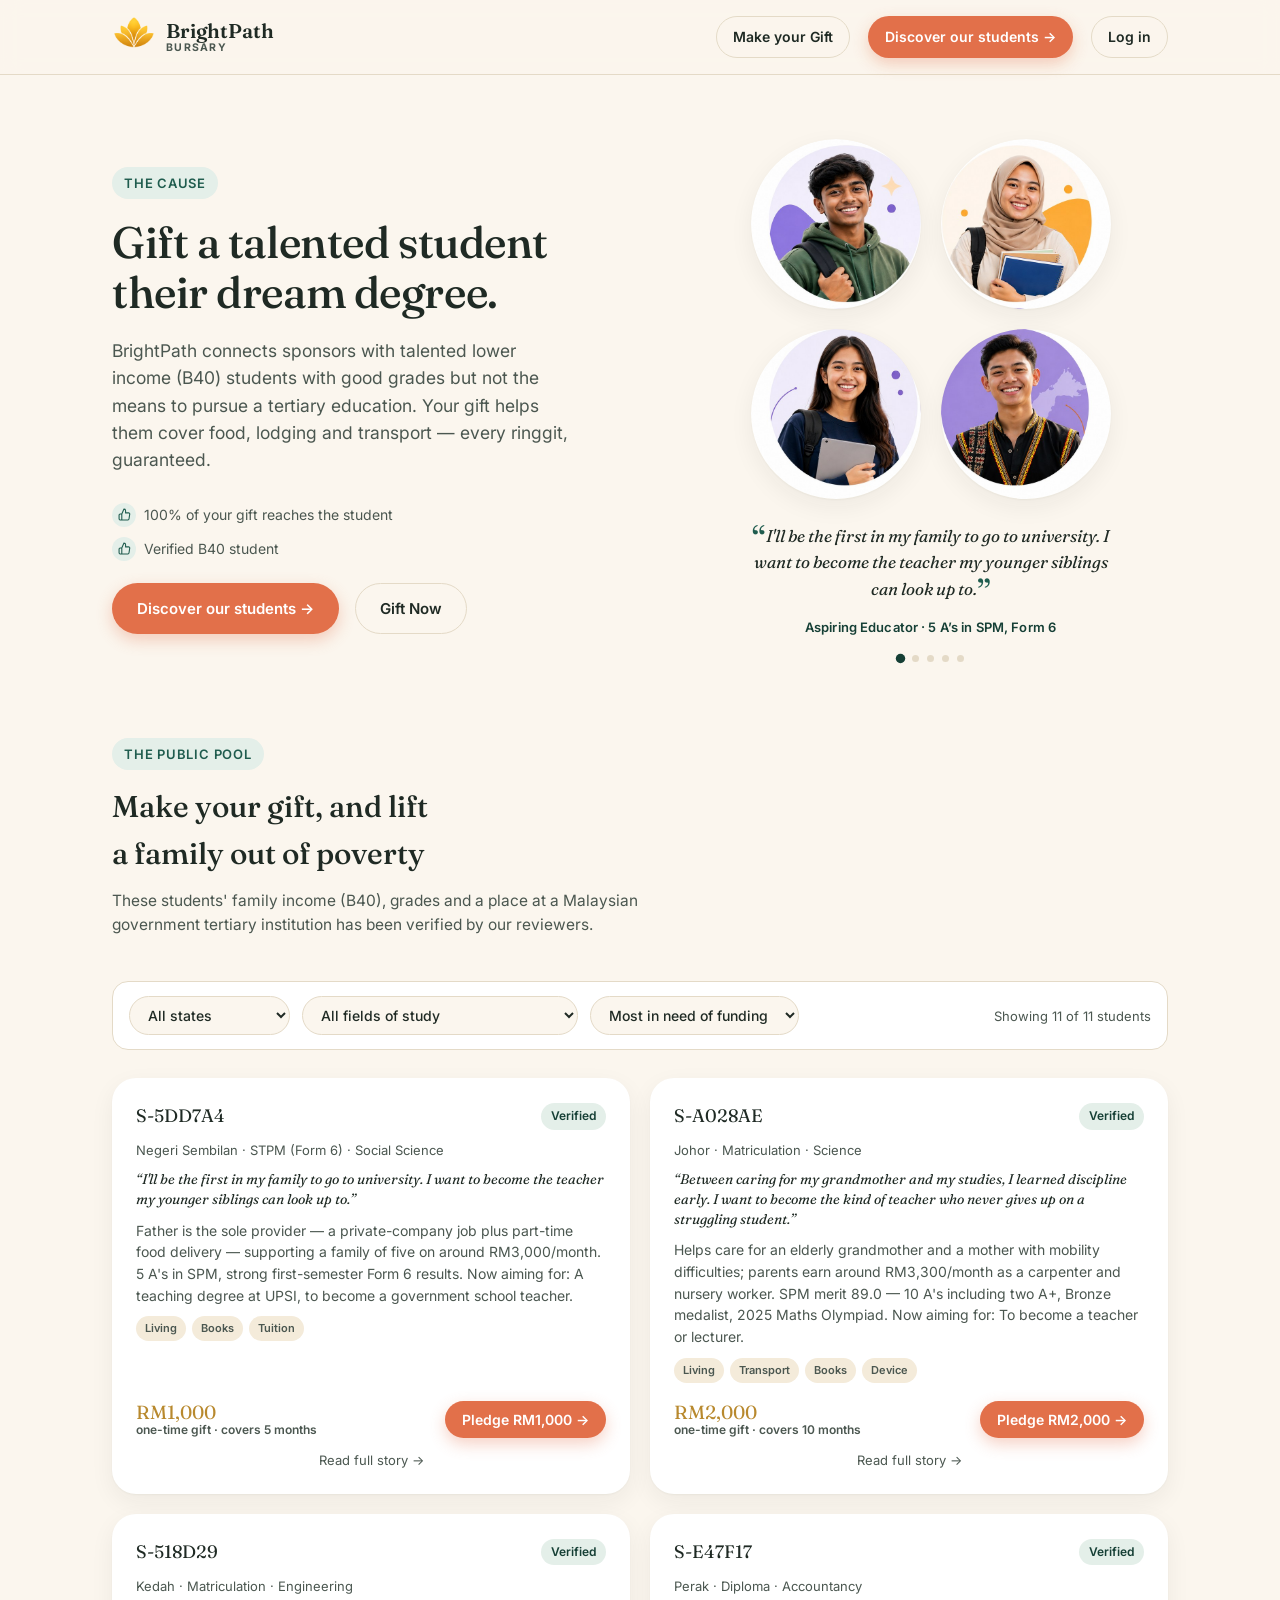
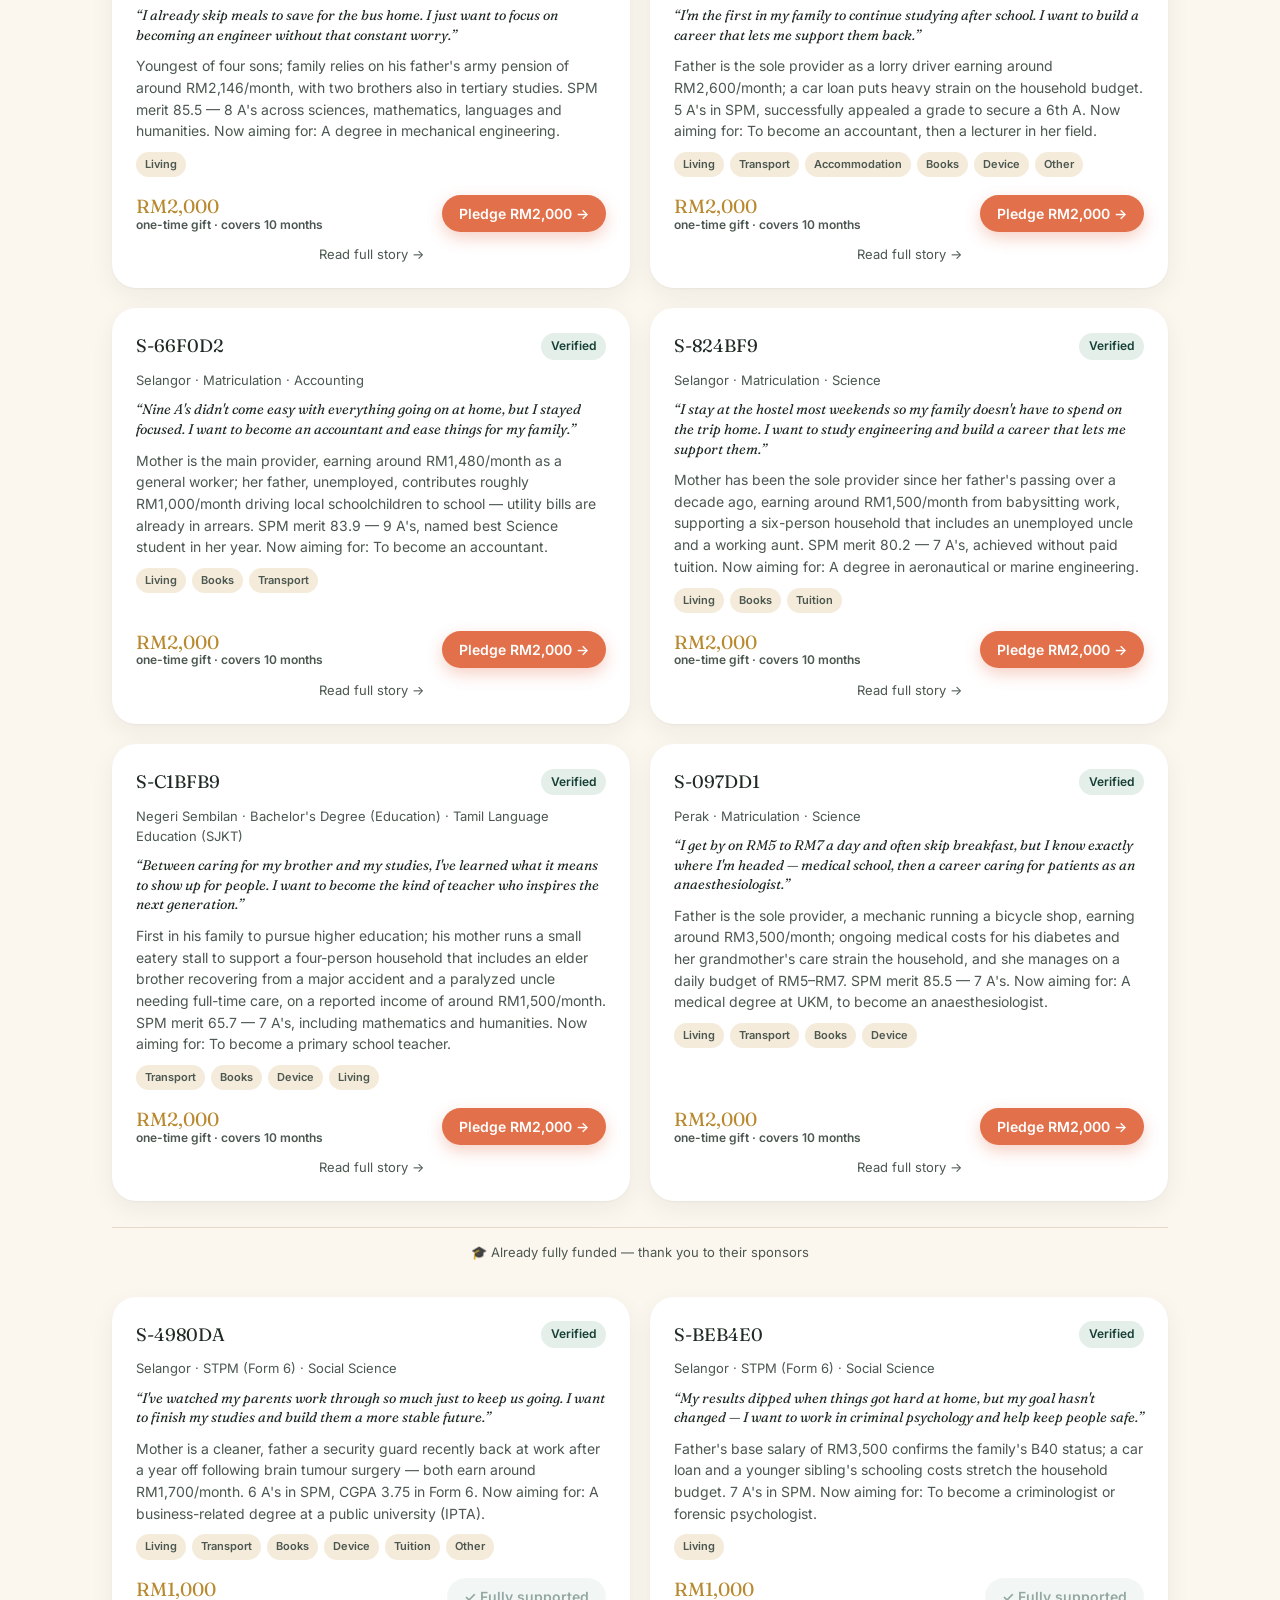
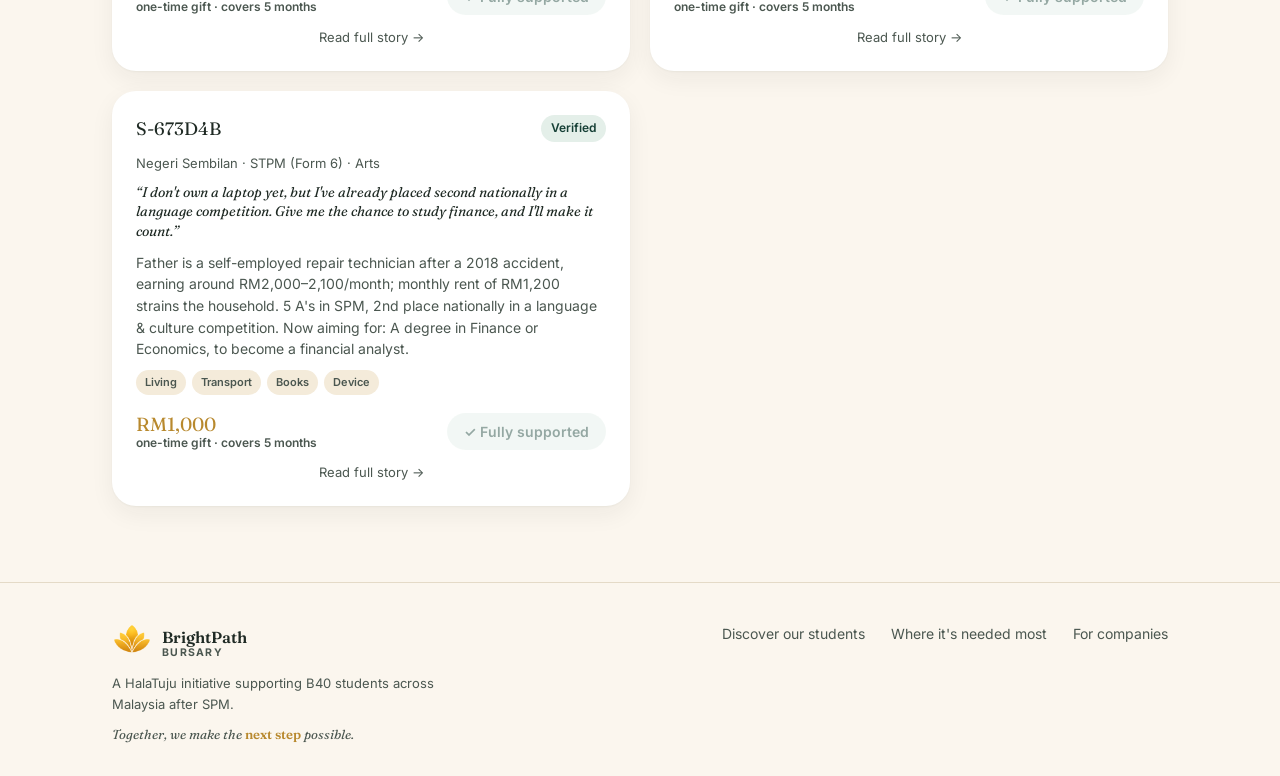
<file: index.html>
<!DOCTYPE html>
<html lang="en">
<head>
<meta charset="UTF-8">
<meta name="viewport" content="width=device-width, initial-scale=1.0">
<title>BrightPath — Help a student go further</title>
<link rel="icon" type="image/png" href="assets/logo-icon.png">
<meta name="description" content="BrightPath connects everyday donors with B40 students across Malaysia who have the grades but not the means to continue past SPM. Fund the bursary, sponsor a student, or become a mentor.">
<link rel="canonical" href="https://brightpath-sureshdhynnas-projects.vercel.app/index.html">
<meta property="og:type" content="website">
<meta property="og:site_name" content="BrightPath">
<meta property="og:title" content="BrightPath — Help a student go further">
<meta property="og:description" content="Everyday donors funding B40 students across Malaysia after SPM. 100% of your gift reaches the student.">
<meta property="og:url" content="https://brightpath-sureshdhynnas-projects.vercel.app/index.html">
<meta name="twitter:card" content="summary">
<meta name="twitter:title" content="BrightPath — Help a student go further">
<meta name="twitter:description" content="Everyday donors funding B40 students across Malaysia after SPM. 100% of your gift reaches the student.">
<link rel="preconnect" href="https://fonts.googleapis.com">
<link rel="preconnect" href="https://fonts.gstatic.com" crossorigin>
<link href="https://fonts.googleapis.com/css2?family=Fraunces:opsz,wght@9..144,400;9..144,500;9..144,600&family=Inter:wght@400;500;600;700&display=swap" rel="stylesheet">
<link rel="stylesheet" href="styles.css">
<style>
  /* HERO */
  .hero{padding:64px 0 76px;}
  .hero-grid{display:grid;grid-template-columns:1.05fr 0.95fr;gap:56px;align-items:center;}
  .hero h1{font-size:44px;line-height:1.14;margin:18px 0 20px;letter-spacing:-0.01em;}
  .hero-sub{font-size:17.5px;color:var(--ink-soft);max-width:460px;margin-bottom:30px;}
  .hero-actions{display:flex;align-items:center;gap:16px;flex-wrap:wrap;}
  .hero-avatars{display:flex;align-items:center;}
  .hero-avatars .av{width:26px;height:26px;border-radius:50%;border:2px solid var(--cream);margin-left:-8px;}
  .hero-avatars .av:first-child{margin-left:0;}
  @media (max-width:900px){
    .hero-grid{grid-template-columns:1fr;}
    .hero h1{font-size:34px;}
    .hero-visual{max-width:380px;margin:0 auto;}
  }
  @media (max-width:480px){
    .hero{padding:32px 0 56px;}
    .hero-sub{margin-bottom:24px;}
  }


  /* STUDENT LISTING — the full browsable pool, at the bottom of this page.
     One card design, used everywhere a student is shown (item 4): quote,
     family/academic story, what the gift covers, then the amount as a
     one-time total rather than "RM x over N months" (which read like a
     recurring RM x/month commitment). */
  .pledge-student-grid{display:grid;grid-template-columns:1fr 1fr;gap:20px;margin-top:28px;}
  @media (max-width:760px){ .pledge-student-grid{grid-template-columns:1fr;} }
  .pledge-student-card{background:var(--white);border-radius:var(--radius-lg);box-shadow:var(--shadow-card);padding:24px;display:flex;flex-direction:column;gap:10px;}
  .psc-head{display:flex;align-items:center;justify-content:space-between;gap:10px;}
  .psc-head .t-code{font-family:'Fraunces',serif;font-size:18px;}
  .psc-meta{font-size:13px;color:var(--ink-soft);}
  .psc-quote{font-family:'Fraunces',serif;font-style:italic;font-size:14px;color:var(--ink);line-height:1.4;}
  .psc-narrative{font-size:14px;color:var(--ink-soft);line-height:1.55;}
  .psc-footer{display:flex;align-items:center;justify-content:space-between;gap:12px;margin-top:auto;padding-top:8px;}
  .psc-amount{font-family:'Fraunces',serif;font-size:19px;color:var(--brand-gold);line-height:1.2;}
  .psc-amount span{display:block;font-family:'Inter',sans-serif;font-size:12px;color:var(--ink-soft);font-weight:600;}
  .psc-profile-link{display:block;text-align:center;font-size:13px;color:var(--ink-soft);margin-top:2px;}
  .psc-profile-link:hover{color:var(--ink);}

  .filter-bar{
    display:flex;align-items:center;gap:12px;flex-wrap:wrap;
    background:var(--white);border:1px solid var(--line);border-radius:var(--radius-md);
    padding:14px 16px;margin:28px 0 8px;
  }
  .filter-bar select{
    font-family:'Inter',sans-serif;font-size:14px;font-weight:500;color:var(--ink);
    border:1px solid var(--line);border-radius:100px;padding:9px 14px;background:var(--cream);cursor:pointer;
  }
  .filter-count{margin-left:auto;font-size:13px;color:var(--ink-soft);}
  .empty-state{text-align:center;padding:60px 20px;color:var(--ink-soft);font-size:14px;display:none;}
  .funded-divider{grid-column:1/-1;text-align:center;font-size:13px;color:var(--ink-soft);padding:14px 0;border-top:1px solid var(--line);margin-top:6px;}

</style>
</head>
<body>

<header>
  <nav class="wrap">
    <div class="logo">
      <span class="logo-mark"><img src="assets/logo-icon.png" alt="BrightPath"></span>
      <span class="logo-text"><span class="logo-name">BrightPath</span><span class="logo-sub">Bursary</span></span>
    </div>
    <div class="nav-cta">
      <a href="give.html" class="btn btn-ghost btn-sm nav-give">Make your Gift</a>
      <a href="#student-listing" class="btn btn-primary btn-sm" id="nav-start">Discover our students &rarr;</a>
      <div class="account-menu" id="account-menu" style="display:none;">
        <button class="btn btn-ghost btn-sm" id="account-trigger" onclick="toggleAccountDropdown()">Account ▾</button>
        <div class="account-dropdown" id="account-dropdown">
          <a href="dashboard.html">My account</a>
          <a href="#" onclick="signOut();return false;">Sign out</a>
        </div>
      </div>
      <a href="#" class="btn btn-ghost btn-sm" id="nav-login">Log in</a>
    </div>
  </nav>
</header>

<script src="auth.js?v=3"></script>
<script>renderAccountNav();</script>

<main>
  <section class="hero" id="the-cause">
    <div class="wrap">
      <div class="hero-grid">
        <div>
          <span class="eyebrow">The cause</span>
          <h1>Gift a talented student their dream degree.</h1>
          <p class="hero-sub">BrightPath connects sponsors with talented lower income (B40) students with good grades but not the means to pursue a tertiary education. Your gift helps them cover food, lodging and transport — every ringgit, guaranteed.</p>
          <div class="hero-trust">
            <span class="hero-trust-item"><i class="hero-trust-icon"><svg width="13" height="13" viewBox="0 0 24 24" fill="none"><path d="M14 9V5a3 3 0 00-3-3l-4 9v11h11.28a2 2 0 002-1.7l1.38-9a2 2 0 00-2-2.3zM7 22H4a2 2 0 01-2-2v-7a2 2 0 012-2h3" stroke="currentColor" stroke-width="2" stroke-linecap="round" stroke-linejoin="round"/></svg></i>100% of your gift reaches the student</span>
            <span class="hero-trust-item"><i class="hero-trust-icon"><svg width="13" height="13" viewBox="0 0 24 24" fill="none"><path d="M14 9V5a3 3 0 00-3-3l-4 9v11h11.28a2 2 0 002-1.7l1.38-9a2 2 0 00-2-2.3zM7 22H4a2 2 0 01-2-2v-7a2 2 0 012-2h3" stroke="currentColor" stroke-width="2" stroke-linecap="round" stroke-linejoin="round"/></svg></i>Verified B40 student</span>
          </div>
          <div class="hero-actions">
            <a href="#student-listing" class="btn btn-primary">Discover our students →</a>
            <a href="give.html" class="btn btn-ghost">Gift Now</a>
          </div>
        </div>

        <div class="hero-visual" id="home-testimonial-widget">
          <div class="hero-photo-gallery">
            <figure><img src="assets/student-ai-1.jpg" alt="AI-generated illustration of a Malaysian student" loading="lazy"></figure>
            <figure><img src="assets/student-ai-2.jpg" alt="AI-generated illustration of a Malaysian student" loading="lazy"></figure>
            <figure><img src="assets/student-ai-3.jpg" alt="AI-generated illustration of a Malaysian student" loading="lazy"></figure>
            <figure><img src="assets/student-ai-4.jpg" alt="AI-generated illustration of a Malaysian student" loading="lazy"></figure>
          </div>
          <p class="hero-stat-quote"></p>
          <p class="hero-stat-tag"></p>
          <div class="hero-quote-dots"></div>
        </div>
      </div>
    </div>
  </section>

  <section id="student-listing" style="padding-top:0;">
    <div class="wrap">
      <div class="section-head">
        <span class="eyebrow">The public pool</span>
        <h2>Make your gift, and lift a family out of poverty</h2>
        <p>These students' family income (B40), grades and a place at a Malaysian government tertiary institution has been verified by our reviewers.</p>
      </div>
      <div class="filter-bar">
        <select id="filter-state"><option value="">All states</option></select>
        <select id="filter-course"><option value="">All fields of study</option></select>
        <select id="filter-sort">
          <option value="urgent">Most in need of funding</option>
          <option value="funded">Closest to fully funded</option>
        </select>
        <span class="filter-count" id="filter-count"></span>
      </div>
      <div class="pledge-student-grid" id="student-listing-grid"></div>
      <p class="empty-state" id="student-listing-empty">No students match those filters right now — try widening your search.</p>
    </div>
  </section>


</main>

<footer>
  <div class="wrap footer-grid">
    <div>
      <div class="logo" style="margin-bottom:10px;">
        <span class="logo-mark" style="width:40px;height:40px;"><img src="assets/logo-icon.png" alt="BrightPath"></span>
        <span class="logo-text"><span class="logo-name" style="font-size:16px;">BrightPath</span><span class="logo-sub">Bursary</span></span>
      </div>
      <p class="footer-note">A HalaTuju initiative supporting B40 students across Malaysia after SPM.</p>
      <p class="logo-tagline" style="margin-top:10px;">Together, we make the <b>next step</b> possible.</p>
    </div>
    <div class="footer-links">
      <a href="#student-listing">Discover our students</a>
      <a href="give.html">Where it's needed most</a>
      <a href="corporate.html">For companies</a>
    </div>
  </div>
</footer>

<script src="data.js?v=2"></script>
<script>
  document.querySelectorAll('a[href^="#"]').forEach(function(link){
    link.addEventListener('click', function(e){
      var id = link.getAttribute('href').slice(1);
      var target = document.getElementById(id);
      if(target){
        e.preventDefault();
        target.scrollIntoView({behavior:'smooth', block:'start'});
      }
    });
  });

  // Pledging a student is a two-step confirm (a bare click was recording real
  // money instantly — too easy to trigger by accident), then guests are asked
  // to log in via the shared login modal from auth.js, then the pledge is
  // recorded and the card swaps to a simple in-place confirmation.
  function pledgeStudentInFull(id){
    var s = getStudentById(id);
    if(!s) return;
    var footer = document.querySelector('#student-card-' + id + ' .psc-footer');
    if(!footer) return;
    footer.innerHTML =
      '<div class="inline-confirm">' +
        '<p>Pledge ' + fmtRM(s.goal) + ' to this student?</p>' +
        '<div class="inline-confirm-actions">' +
          '<button type="button" class="btn btn-ghost btn-sm" onclick="cancelStudentPledge(' + id + ')">Cancel</button>' +
          '<button type="button" class="btn btn-primary btn-sm" onclick="confirmStudentPledge(' + id + ')">Confirm pledge</button>' +
        '</div>' +
      '</div>';
  }
  function cancelStudentPledge(id){
    var s = getStudentById(id);
    var footer = document.querySelector('#student-card-' + id + ' .psc-footer');
    if(!s || !footer) return;
    footer.innerHTML =
      '<div class="psc-amount">' + fmtRM(s.goal) + '<span>one-time gift &middot; covers ' + s.months + ' months</span></div>' +
      '<button class="btn btn-primary btn-sm" onclick="pledgeStudentInFull(' + s.id + ')">Pledge ' + fmtRM(s.goal) + ' &rarr;</button>';
  }
  function confirmStudentPledge(id){
    var s = getStudentById(id);
    if(!s) return;
    // Belt-and-suspenders: re-check right before recording, not just when the
    // card was drawn — closes the gap where a stale tab or a second click
    // already in flight could otherwise double-pledge the same student.
    if(hasPledgedStudent(id)){ if(typeof renderStudentListing === 'function') renderStudentListing(); return; }
    requireLogin(function(){
      if(hasPledgedStudent(id)){ if(typeof renderStudentListing === 'function') renderStudentListing(); return; }
      var accountName = getSession().name;
      var nowIso = new Date().toISOString();
      var rn = receiptNo();
      var target = s.code + ', ' + s.state;
      addActiveGift({
        target: target, giveType: 'student', studentId: s.id,
        amount: s.goal, freq: 'once', pay: null, coverFee: false, fee: 0,
        status: 'active', startedAt: nowIso
      });
      addTransaction({
        receiptNo: rn, date: nowIso, target: target, amount: s.goal,
        freq: 'once', pay: null, fee: 0, total: s.goal, donorName: accountName,
        monthsCovered: s.months
      });
      // Re-render from the actual gift records (not a one-off DOM patch) so
      // this card, a page reload, and student-profile.html all agree on
      // whether this student has already been pledged.
      if(typeof renderStudentListing === 'function') renderStudentListing();
    });
  }

  // Student listing — the full browsable pool, at the bottom of this page.
  (function(){
    var stateSelect = document.getElementById('filter-state');
    var courseSelect = document.getElementById('filter-course');
    var sortSelect = document.getElementById('filter-sort');
    var grid = document.getElementById('student-listing-grid');
    var countEl = document.getElementById('filter-count');
    var emptyEl = document.getElementById('student-listing-empty');

    // A donor can arrive here already mid-gift (paid, but hasn't picked a
    // student yet) via dashboard.html's "Choose now" link, which passes the
    // gift id through as ?forGift=. When that's the case, a card's CTA should
    // assign this existing gift rather than open a brand-new pledge.
    var forGiftId = new URLSearchParams(window.location.search).get('forGift');
    var forGift = forGiftId ? getGiftById(forGiftId) : null;
    var hasPendingMatch = isPendingMatch(forGift) || (getSession() ? isPendingMatch(getPrimaryActiveGift()) : false);
    function profileLink(s){
      return 'student-profile.html?id=' + s.id + (forGiftId ? '&forGift=' + encodeURIComponent(forGiftId) : '');
    }

    function unique(arr){ return arr.filter(function(v,i){ return arr.indexOf(v) === i; }); }
    unique(STUDENTS.map(function(s){ return s.state; })).sort().forEach(function(state){
      var opt = document.createElement('option'); opt.value = state; opt.textContent = state;
      stateSelect.appendChild(opt);
    });
    unique(STUDENTS.map(function(s){ return s.course; })).sort().forEach(function(course){
      var opt = document.createElement('option'); opt.value = course; opt.textContent = course;
      courseSelect.appendChild(opt);
    });

    function cardHtml(s){
      var funded = pctFunded(s) >= 100;
      var alreadyMine = hasPledgedStudent(s.id);
      var coversHtml = s.covers.map(function(c){ return '<span class="covers-chip">' + c + '</span>'; }).join('');
      var ctaHtml;
      if(funded){
        ctaHtml = '<button class="btn btn-sm" disabled style="background:var(--teal-light);color:var(--teal-dark);">&check; Fully supported</button>';
      } else if(alreadyMine){
        ctaHtml = '<span class="btn btn-sm" style="background:var(--teal-light);color:var(--teal-dark);">&check; Pledged, thank you</span>';
      } else if(hasPendingMatch){
        ctaHtml = '<a href="' + profileLink(s) + '" class="btn btn-primary btn-sm">Choose this student &rarr;</a>';
      } else {
        ctaHtml = '<button class="btn btn-primary btn-sm" onclick="pledgeStudentInFull(' + s.id + ')">Pledge ' + fmtRM(s.goal) + ' &rarr;</button>';
      }
      return '' +
        '<div class="pledge-student-card" id="student-card-' + s.id + '">' +
          '<div class="psc-head"><span class="t-code">' + s.code + '</span><span class="badge badge-verified">Verified</span></div>' +
          '<div class="psc-meta">' + s.state + ' &middot; ' + s.level + ' &middot; ' + s.course + '</div>' +
          '<p class="psc-quote">&ldquo;' + s.story + '&rdquo;</p>' +
          '<p class="psc-narrative">' + s.family + ' ' + s.academic + '. Now aiming for: ' + s.ambition + '</p>' +
          '<div class="covers-row">' + coversHtml + '</div>' +
          '<div class="psc-footer">' +
            '<div class="psc-amount">' + fmtRM(s.goal) + '<span>one-time gift &middot; covers ' + s.months + ' months</span></div>' +
            ctaHtml +
          '</div>' +
          '<a href="' + profileLink(s) + '" class="psc-profile-link">Read full story &rarr;</a>' +
        '</div>';
    }

    function render(){
      var stateVal = stateSelect.value;
      var courseVal = courseSelect.value;
      var sortVal = sortSelect.value;
      var list = STUDENTS.filter(function(s){
        return (!stateVal || s.state === stateVal) && (!courseVal || s.course === courseVal);
      });

      // Fully-funded students can't be helped anymore, so regardless of sort
      // order they always sink to the bottom rather than sitting ahead of (or
      // scattered among) students who still need a sponsor.
      var available = list.filter(function(s){ return pctFunded(s) < 100; });
      var funded = list.filter(function(s){ return pctFunded(s) >= 100; });
      if(sortVal === 'urgent'){ available.sort(function(a,b){ return pctFunded(a) - pctFunded(b); }); }
      else if(sortVal === 'funded'){ available.sort(function(a,b){ return pctFunded(b) - pctFunded(a); }); }

      grid.innerHTML = available.map(cardHtml).join('') +
        (funded.length ? '<div class="funded-divider">🎓 Already fully funded — thank you to their sponsors</div>' : '') +
        funded.map(cardHtml).join('');
      countEl.textContent = 'Showing ' + list.length + ' of ' + STUDENTS.length + ' students';
      emptyEl.style.display = list.length === 0 ? 'block' : 'none';
      grid.style.display = list.length === 0 ? 'none' : 'grid';
    }
    [stateSelect, courseSelect, sortSelect].forEach(function(el){ el.addEventListener('change', render); });
    window.renderStudentListing = render;
    render();
  })();

  initTestimonialCarousel('home-testimonial-widget');
</script>

</body>
</html>
</file>
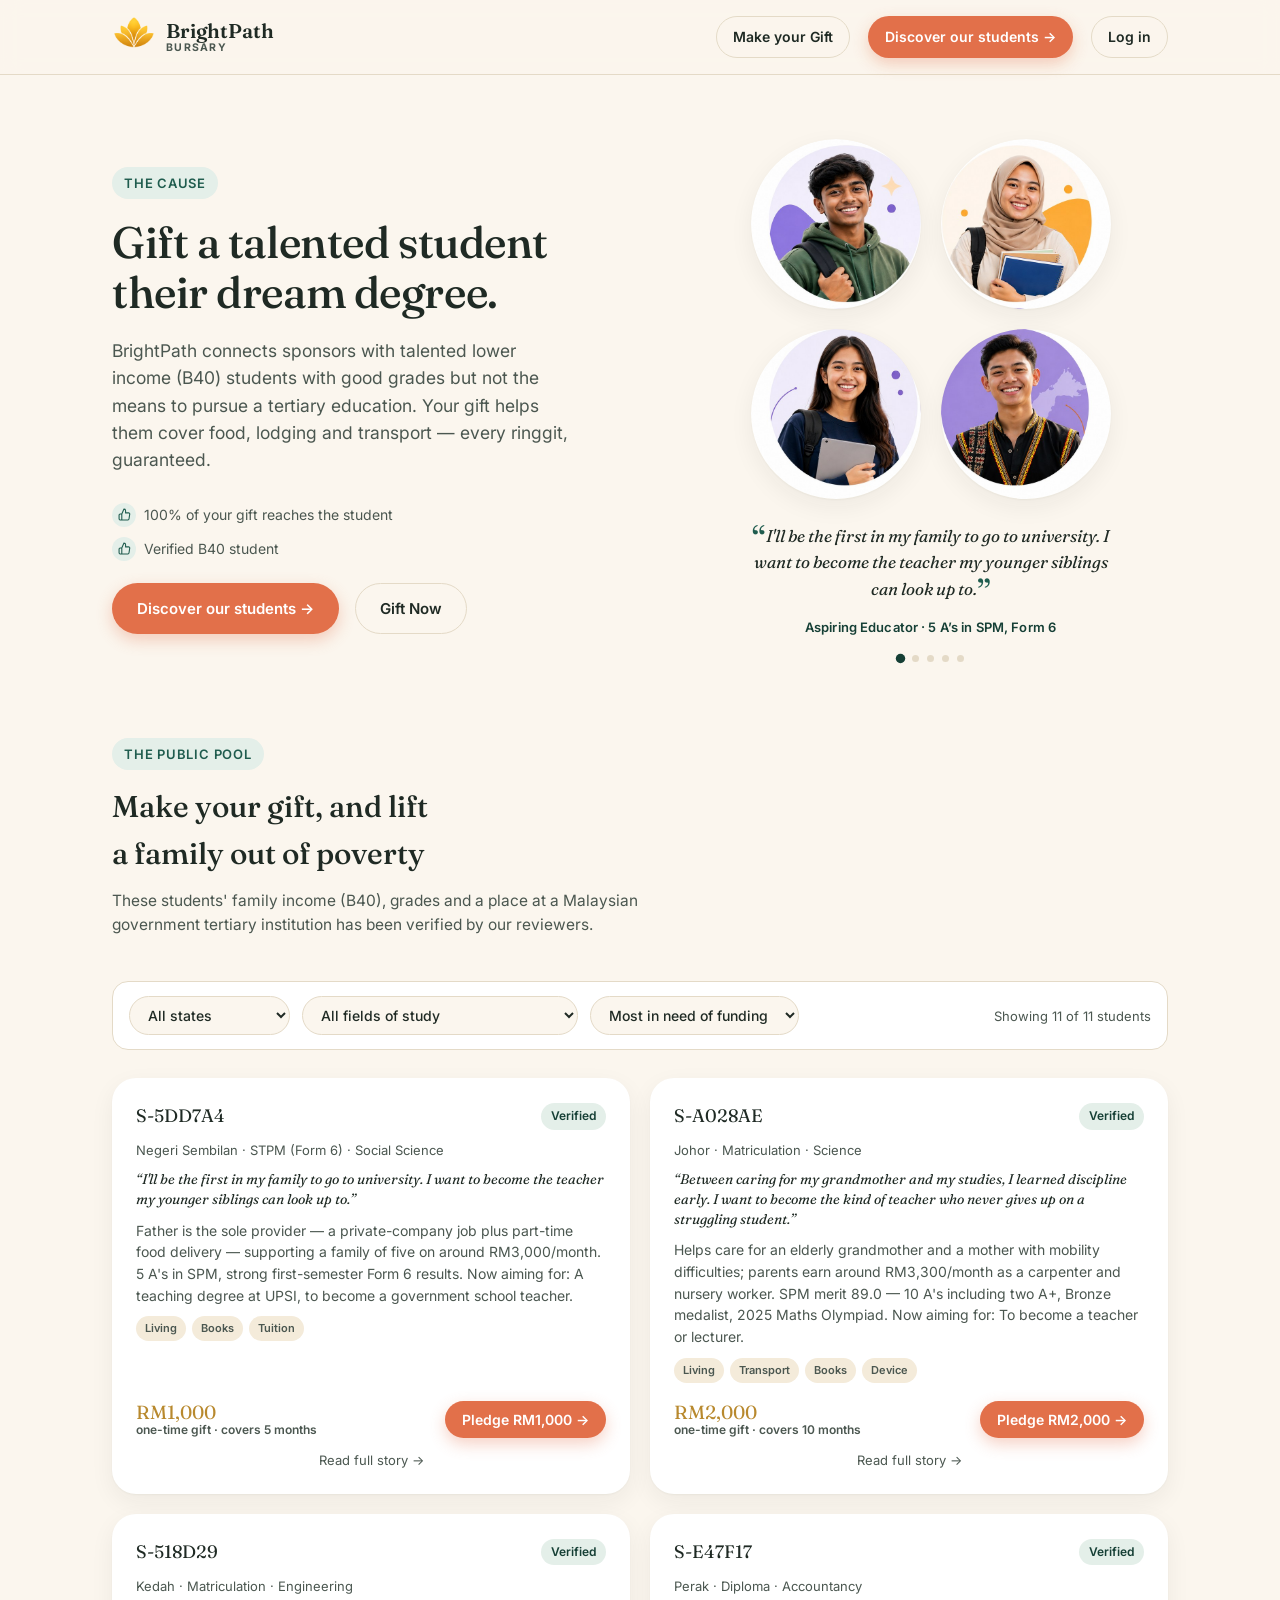
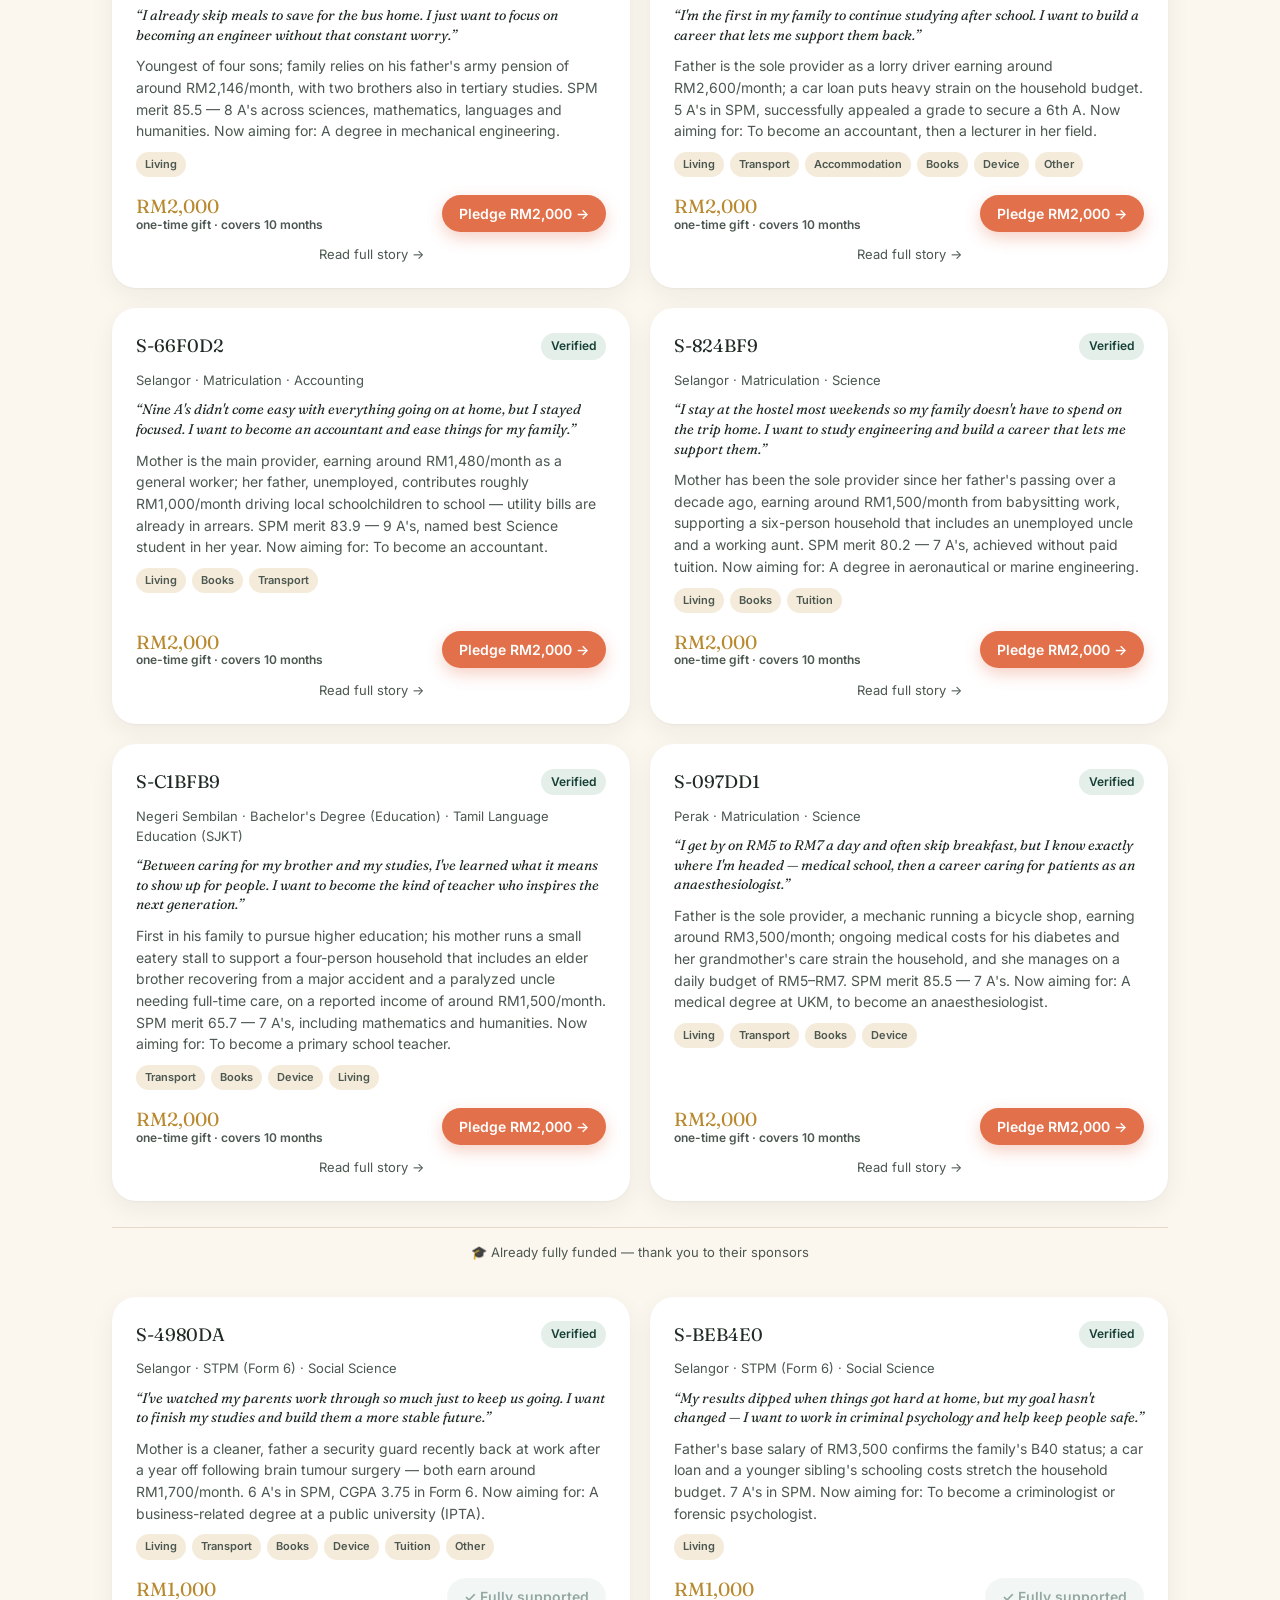
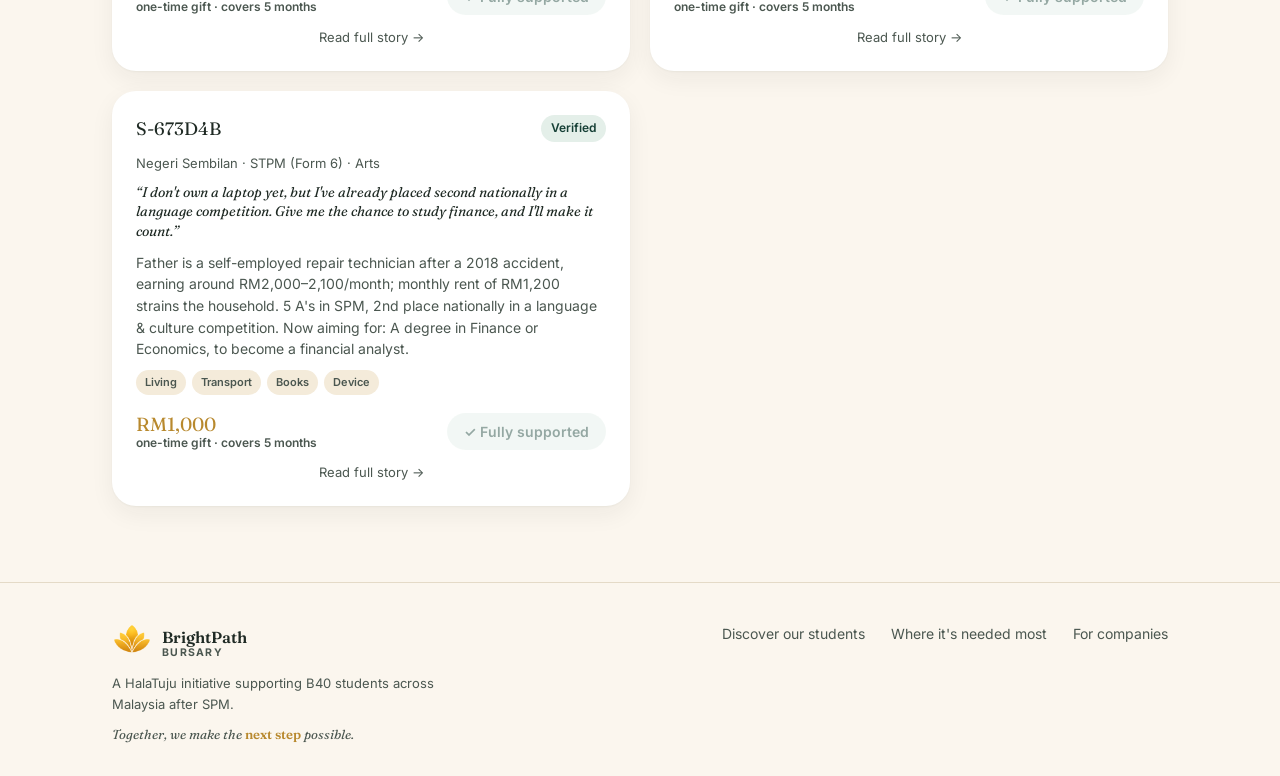
<file: about.html>
<!DOCTYPE html>
<html lang="en">
<head>
<meta charset="UTF-8">
<meta name="viewport" content="width=device-width, initial-scale=1.0">
<title>About BrightPath</title>
<meta http-equiv="refresh" content="0; url=index.html#the-cause">
<link rel="canonical" href="https://brightpath-sureshdhynnas-projects.vercel.app/index.html#the-cause">
</head>
<body>
<p>This page has moved — <a href="index.html#the-cause">continue to About BrightPath</a>.</p>
<script>window.location.replace('index.html#the-cause');</script>
</body>
</html>
</file>
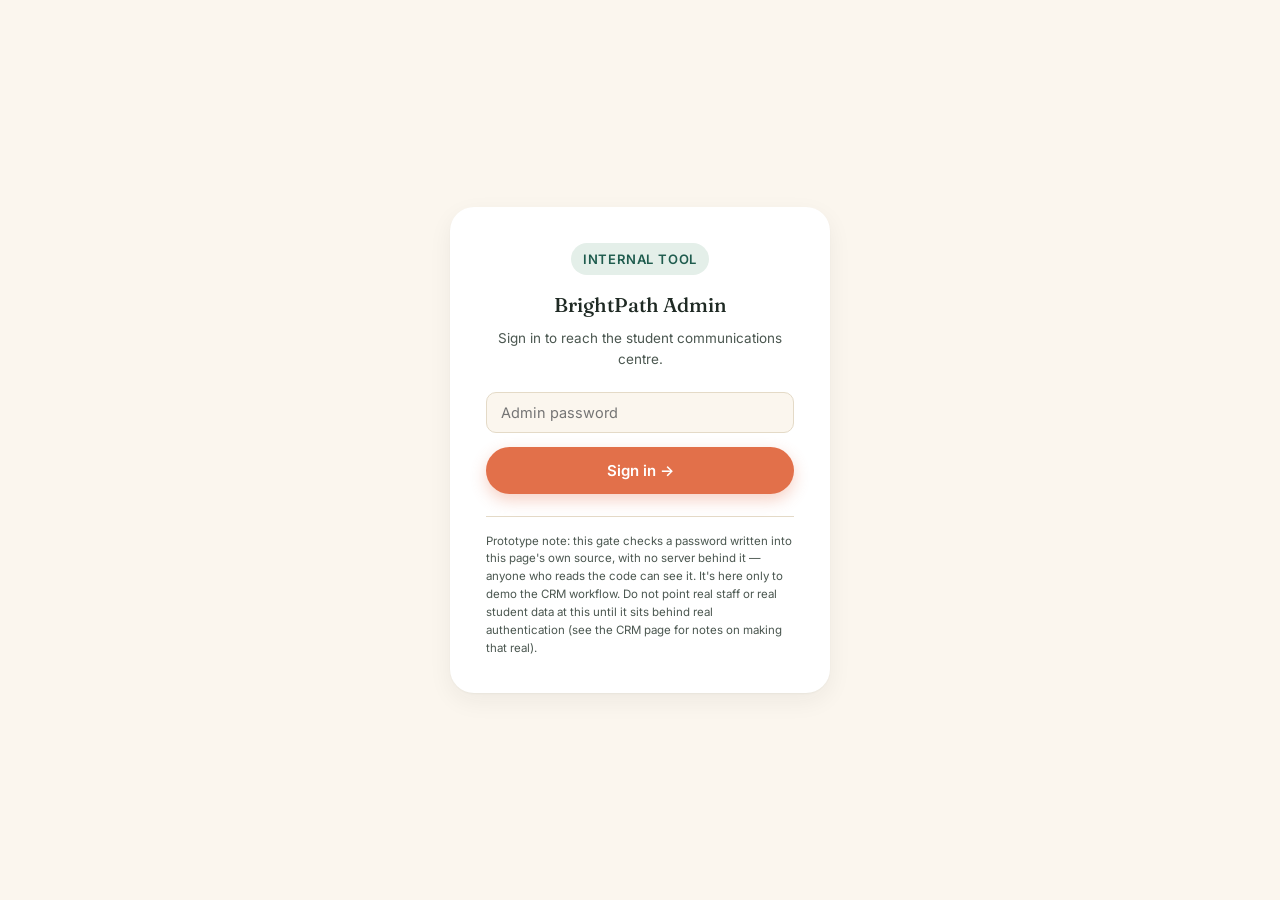
<file: admin-login.html>
<!DOCTYPE html>
<html lang="en">
<head>
<meta charset="UTF-8">
<meta name="viewport" content="width=device-width, initial-scale=1.0">
<title>Admin login — BrightPath</title>
<link rel="icon" type="image/png" href="assets/logo-icon.png">
<meta name="robots" content="noindex">
<link rel="preconnect" href="https://fonts.googleapis.com">
<link rel="preconnect" href="https://fonts.gstatic.com" crossorigin>
<link href="https://fonts.googleapis.com/css2?family=Fraunces:opsz,wght@9..144,400;9..144,500;9..144,600&family=Inter:wght@400;500;600;700&display=swap" rel="stylesheet">
<link rel="stylesheet" href="styles.css">
<style>
  body{min-height:100vh;display:flex;align-items:center;justify-content:center;}
  .admin-login-card{max-width:380px;width:100%;margin:20px;background:var(--white);border-radius:var(--radius-lg);box-shadow:var(--shadow-card);padding:36px;text-align:center;}
  .admin-login-card h1{font-size:20px;margin:14px 0 8px;}
  .admin-login-card .sub{font-size:13.5px;color:var(--ink-soft);margin-bottom:22px;}
  .admin-login-card input{
    width:100%;padding:11px 14px;border-radius:var(--radius-sm);border:1px solid var(--line);
    font-family:'Inter',sans-serif;font-size:14.5px;background:var(--cream);margin-bottom:14px;box-sizing:border-box;
  }
  .admin-login-card input:focus{outline:none;border-color:var(--teal);}
  .admin-error{font-size:12.5px;color:var(--coral-dark);margin:-4px 0 14px;display:none;}
  .admin-prototype-note{font-size:11.5px;color:var(--ink-soft);margin-top:22px;padding-top:16px;border-top:1px solid var(--line);text-align:left;}
</style>
</head>
<body>

<div class="admin-login-card">
  <span class="eyebrow">Internal tool</span>
  <h1 class="serif">BrightPath Admin</h1>
  <p class="sub">Sign in to reach the student communications centre.</p>
  <input type="password" id="admin-password" placeholder="Admin password" onkeydown="if(event.key==='Enter') adminLogin();">
  <p class="admin-error" id="admin-error">That password isn't right.</p>
  <button type="button" class="btn btn-primary btn-block" onclick="adminLogin()">Sign in &rarr;</button>
  <p class="admin-prototype-note">Prototype note: this gate checks a password written into this page's own source, with no server behind it — anyone who reads the code can see it. It's here only to demo the CRM workflow. Do not point real staff or real student data at this until it sits behind real authentication (see the CRM page for notes on making that real).</p>
</div>

<script src="auth.js?v=3"></script>
<script>
  var ADMIN_PASSWORD = 'brightpath2026';
  function adminLogin(){
    var input = document.getElementById('admin-password');
    var errorEl = document.getElementById('admin-error');
    if(input.value !== ADMIN_PASSWORD){
      errorEl.style.display = 'block';
      input.focus();
      return;
    }
    setAdminSession({ name: 'Admin', signedInAt: new Date().toISOString() });
    window.location.href = 'admin-crm.html';
  }
</script>

</body>
</html>
</file>
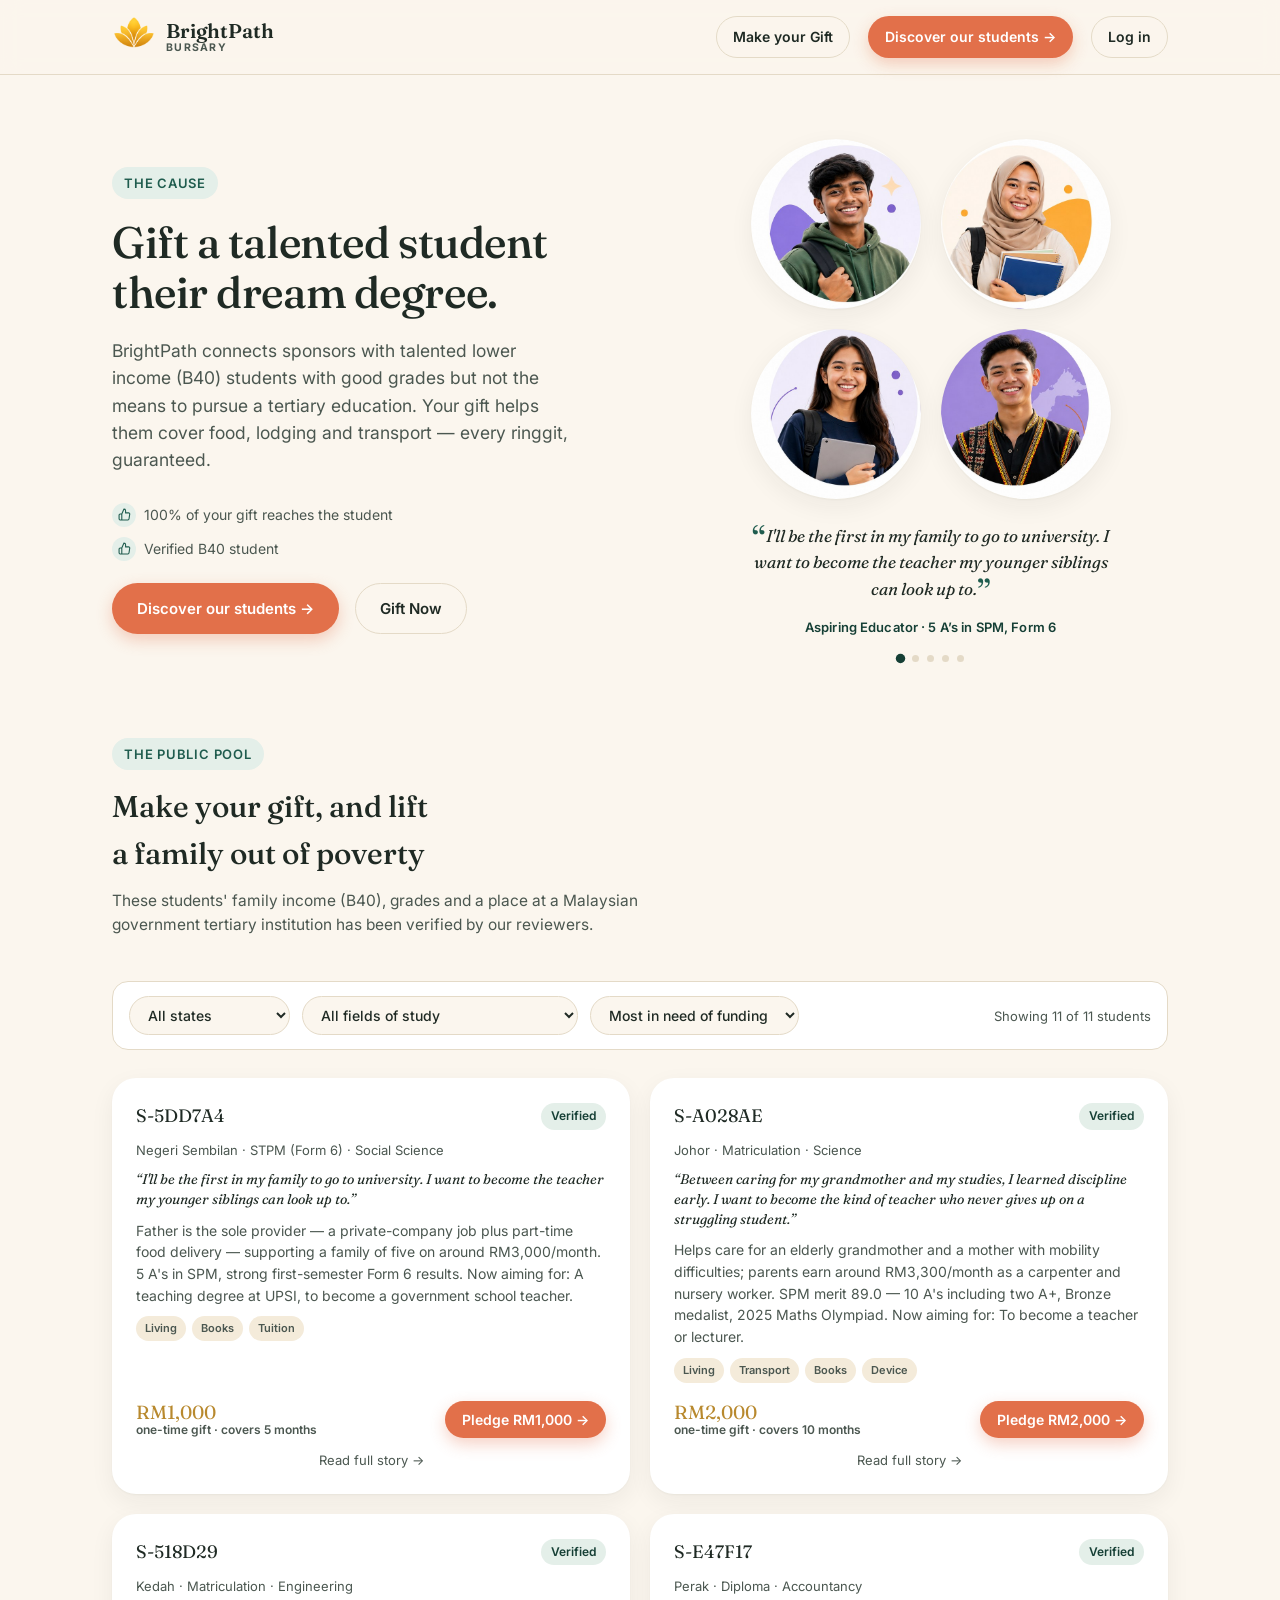
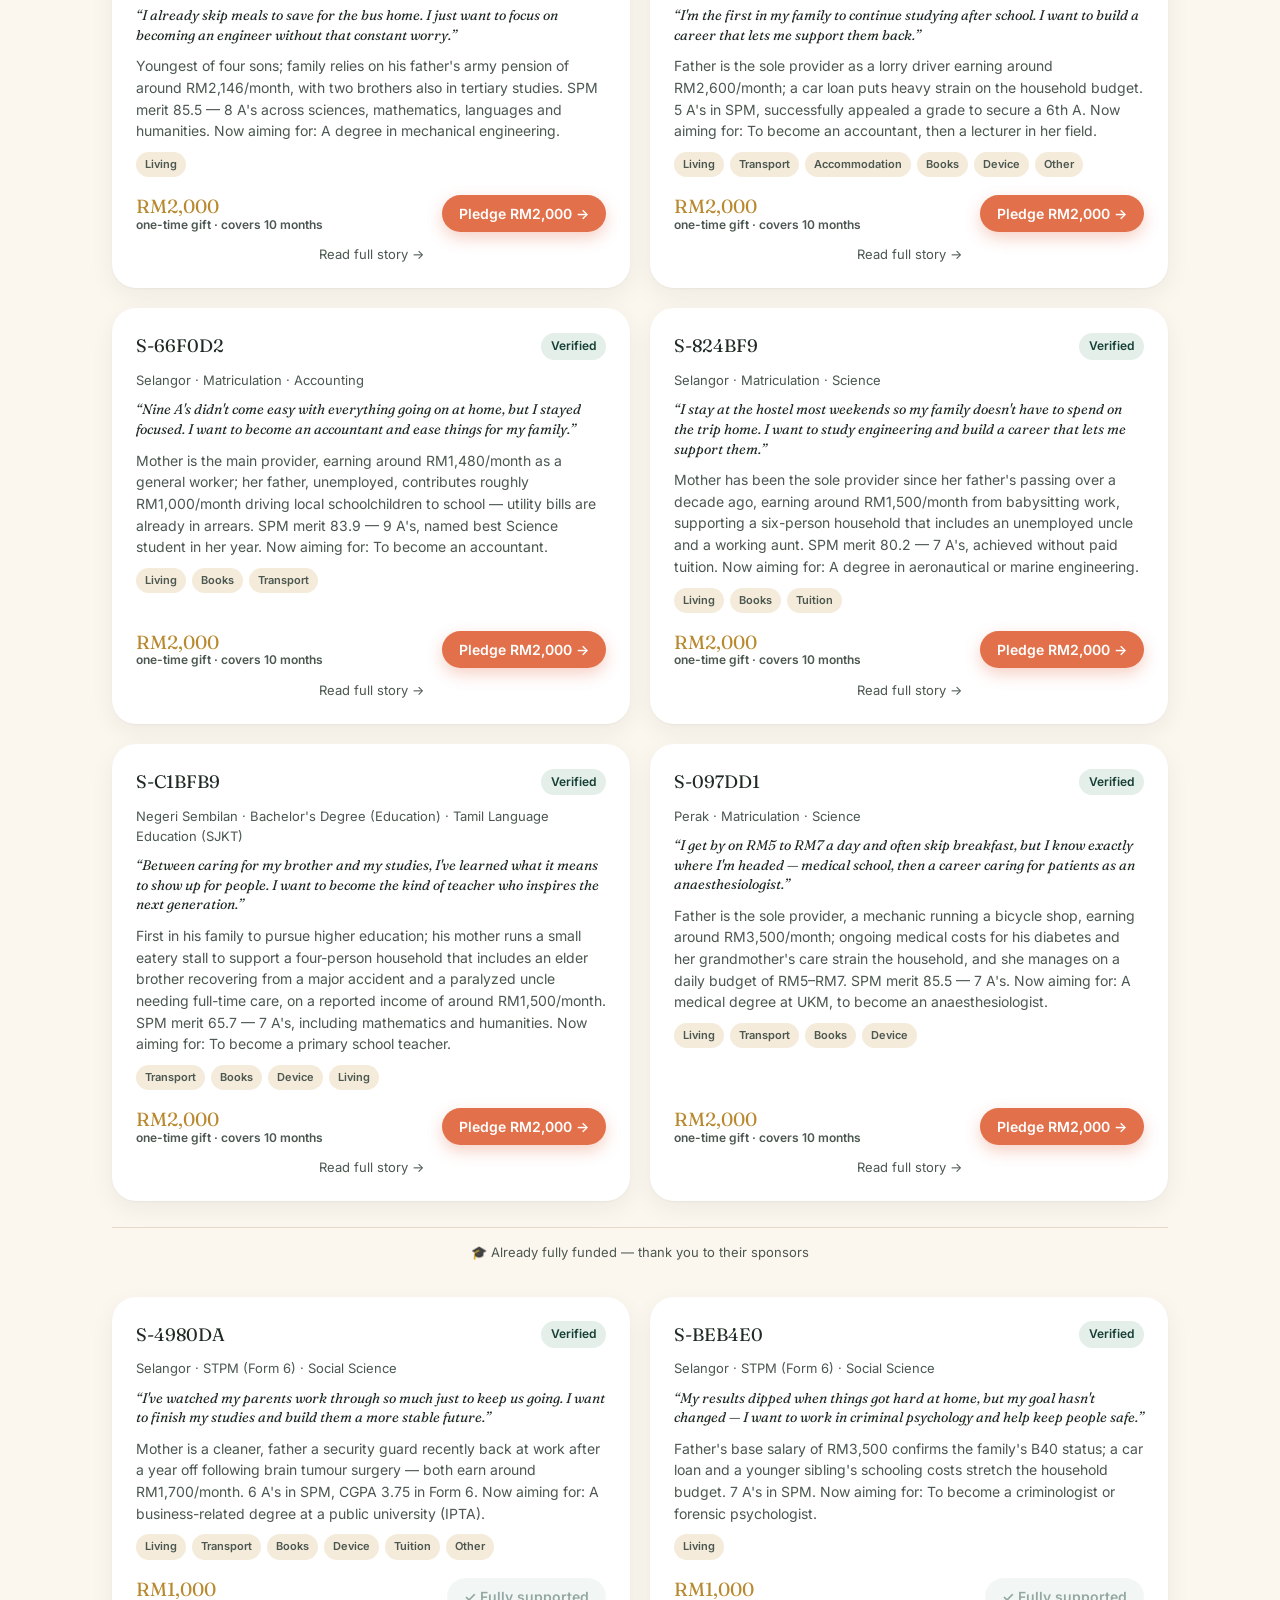
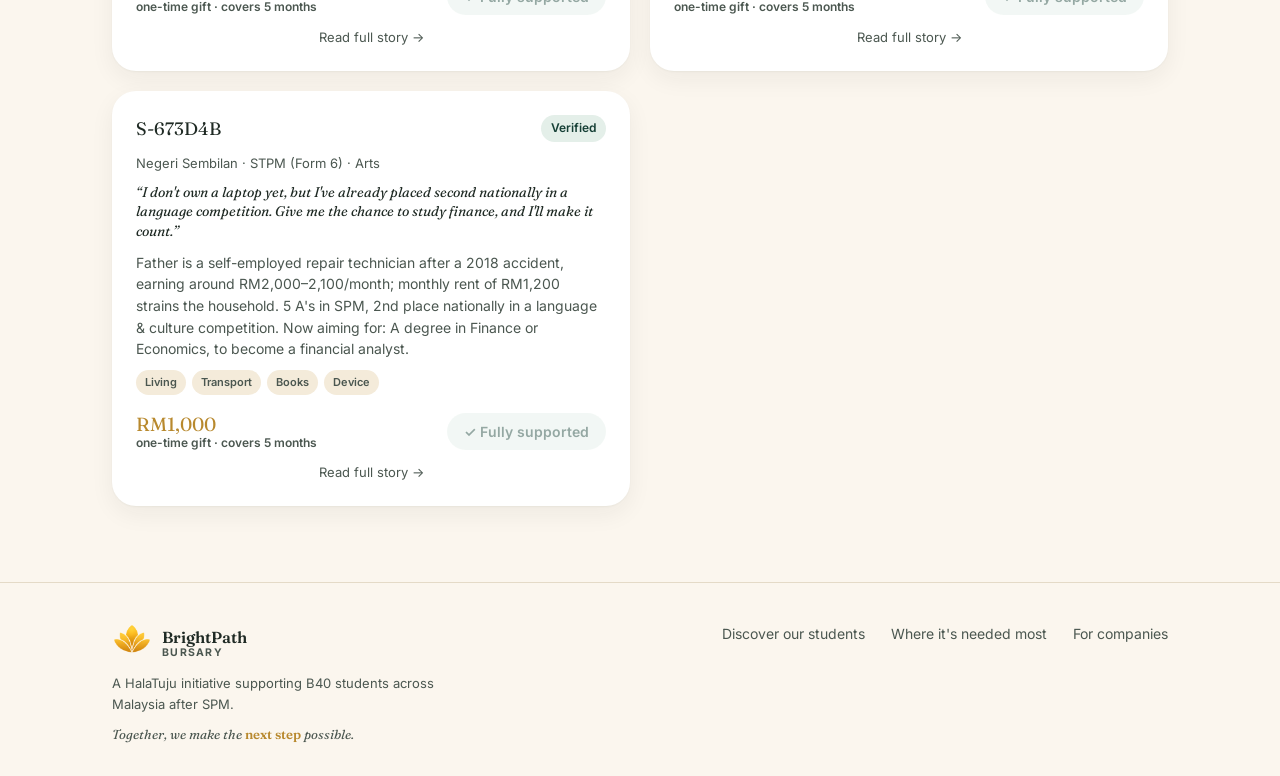
<file: brightpath-landing-v1.html>
<!DOCTYPE html>
<html lang="en">
<head>
<meta charset="UTF-8">
<meta http-equiv="refresh" content="0; url=index.html">
<title>BrightPath</title>
</head>
<body>
<p>This page has moved. <a href="index.html">Continue to BrightPath</a>.</p>
</body>
</html>
</file>
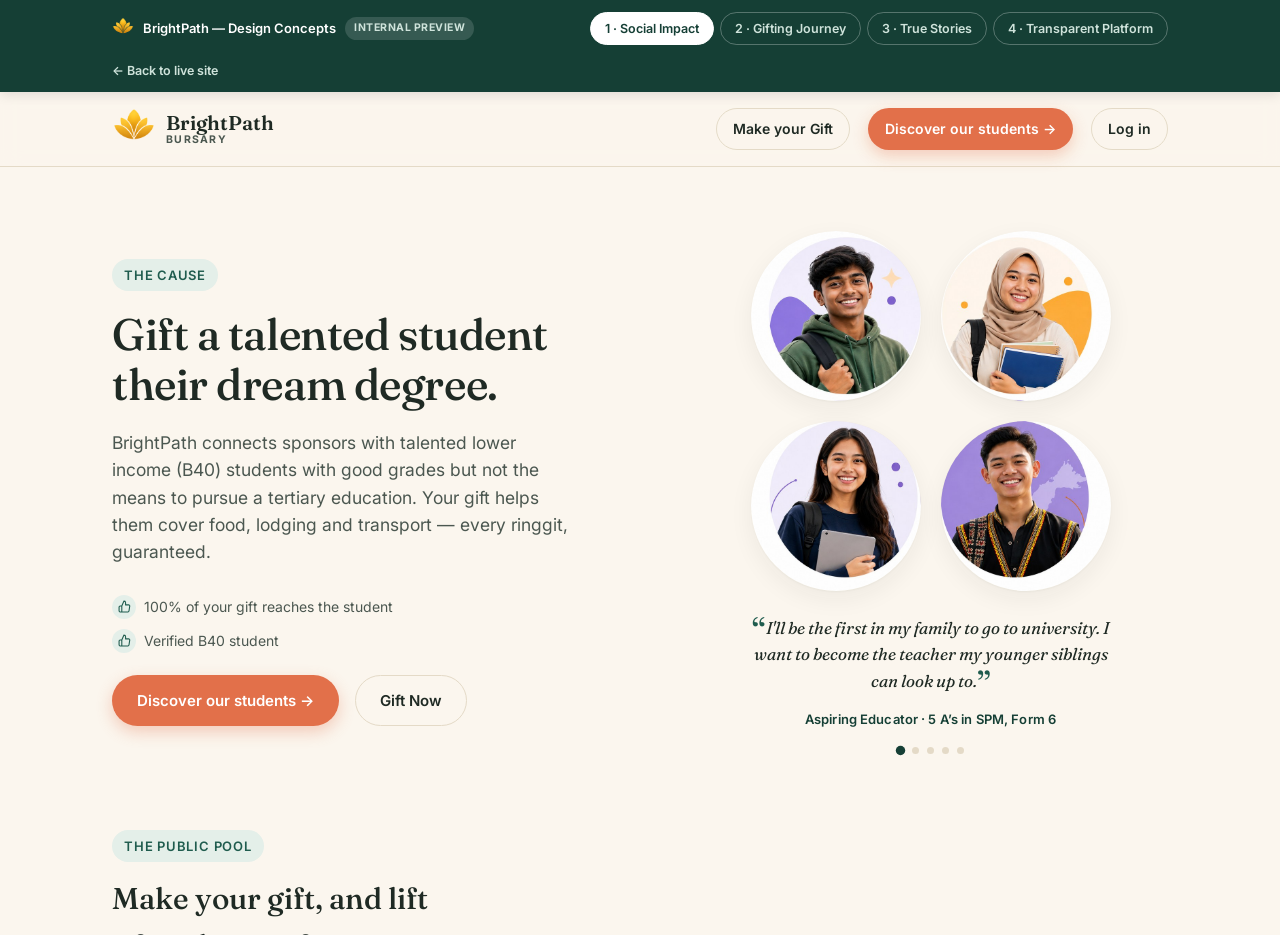
<file: concepts.html>
<!DOCTYPE html>
<html lang="en">
<head>
<meta charset="UTF-8">
<meta name="viewport" content="width=device-width, initial-scale=1.0">
<title>Design Concepts — BrightPath (internal preview)</title>
<link rel="icon" type="image/png" href="assets/logo-icon.png">
<meta name="robots" content="noindex, nofollow">
<link rel="preconnect" href="https://fonts.googleapis.com">
<link rel="preconnect" href="https://fonts.gstatic.com" crossorigin>
<link href="https://fonts.googleapis.com/css2?family=Fraunces:opsz,wght@9..144,400;9..144,500;9..144,600&family=Inter:wght@400;500;600;700&display=swap" rel="stylesheet">
<link rel="stylesheet" href="styles.css">
<style>
  body{background:var(--cream);}
  .concept-tabbar{position:sticky;top:0;z-index:200;background:var(--teal-dark);color:#fff;padding:12px 0;box-shadow:0 2px 12px rgba(0,0,0,0.12);}
  .concept-tabbar-inner{display:flex;align-items:center;justify-content:space-between;gap:16px;flex-wrap:wrap;}
  .concept-brand{display:flex;align-items:center;gap:9px;font-size:13px;font-weight:600;color:#fff;}
  .concept-brand img{width:22px;height:22px;}
  .concept-tag{font-size:10.5px;font-weight:700;letter-spacing:0.05em;text-transform:uppercase;background:rgba(255,255,255,0.14);padding:3px 9px;border-radius:100px;color:#CFE3DB;}
  .concept-tabs{display:flex;gap:6px;flex-wrap:wrap;}
  .concept-tab{font-family:'Inter',sans-serif;font-size:12.5px;font-weight:600;padding:8px 14px;border-radius:100px;border:1.5px solid rgba(255,255,255,0.28);background:transparent;color:#CFE3DB;cursor:pointer;transition:all .15s ease;white-space:nowrap;}
  .concept-tab:hover{border-color:#fff;color:#fff;}
  .concept-tab.active{background:#fff;color:var(--teal-dark);border-color:#fff;}
  .concept-back{font-size:12.5px;color:#CFE3DB;font-weight:600;}
  .concept-back:hover{color:#fff;}
  @media (max-width:900px){ .concept-tabbar-inner{justify-content:center;text-align:center;} }

  .concept-panel{display:none;}
  .concept-panel.active{display:block;}
  .concept-iframe{width:100%;height:calc(100vh - 57px);border:0;display:block;}

  /* ---- Tab 2: Gifting Journey ---- */
  .gift-confirmed{background:var(--teal-light) !important;color:var(--teal-dark) !important;border-color:transparent !important;}

  .gift-mode-toggle{display:flex;justify-content:center;gap:8px;flex-wrap:wrap;margin-bottom:8px;}
  .gift-mode-btn{font-family:'Inter',sans-serif;font-size:13.5px;font-weight:600;padding:11px 20px;border-radius:100px;border:1.5px solid var(--line);background:#fff;color:var(--ink-soft);cursor:pointer;transition:all .15s ease;}
  .gift-mode-btn:hover{border-color:var(--ink-soft);}
  .gift-mode-btn.is-active{background:var(--teal-dark);color:#fff;border-color:var(--teal-dark);}
  .gift-mode-sub{text-align:center;font-size:13.5px;color:var(--ink-soft);max-width:560px;margin:16px auto 26px;}

  .pledge-student-grid{display:grid;grid-template-columns:1fr 1fr;gap:20px;}
  @media (max-width:760px){ .pledge-student-grid{grid-template-columns:1fr;} }
  .pledge-student-card{background:var(--white);border-radius:var(--radius-lg);box-shadow:var(--shadow-card);padding:24px;display:flex;flex-direction:column;gap:10px;}
  .psc-head{display:flex;align-items:center;justify-content:space-between;gap:10px;}
  .psc-head .t-code{font-family:'Fraunces',serif;font-size:18px;}
  .psc-meta{font-size:12.5px;color:var(--ink-soft);}
  .psc-quote{font-family:'Fraunces',serif;font-style:italic;font-size:14.5px;color:var(--ink);line-height:1.4;}
  .psc-narrative{font-size:12.5px;color:var(--ink-soft);line-height:1.55;}
  .psc-footer{display:flex;align-items:center;justify-content:space-between;gap:12px;margin-top:auto;padding-top:8px;}
  .psc-amount{font-family:'Fraunces',serif;font-size:19px;color:var(--brand-gold);line-height:1.2;}
  .psc-amount span{display:block;font-family:'Inter',sans-serif;font-size:10.5px;color:var(--ink-soft);font-weight:600;text-transform:none;}

  .general-fund-card{background:var(--teal-dark);color:#fff;border-radius:var(--radius-lg);padding:34px;max-width:520px;margin:0 auto;text-align:center;}
  .general-fund-card .eyebrow{background:rgba(255,255,255,0.14);color:#fff;}
  .general-fund-card h2{color:#fff;font-size:23px;margin:14px 0 8px;}
  .general-fund-card p{color:#CFE3DB;font-size:14px;margin-bottom:24px;}
  .amount-pills{display:flex;gap:10px;justify-content:center;flex-wrap:wrap;margin-bottom:18px;}
  .amount-pill{font-family:'Inter',sans-serif;font-size:14px;font-weight:700;padding:10px 20px;border-radius:100px;border:1.5px solid rgba(255,255,255,0.32);background:transparent;color:#fff;cursor:pointer;transition:all .15s ease;}
  .amount-pill:hover{border-color:#fff;}
  .amount-pill.is-active{background:#fff;color:var(--teal-dark);border-color:#fff;}
  .amount-custom{margin-bottom:22px;}
  .amount-custom label{display:block;font-size:12.5px;color:#CFE3DB;margin-bottom:8px;}
  .amount-custom input{width:180px;padding:10px 14px;border-radius:100px;border:1.5px solid rgba(255,255,255,0.32);background:rgba(255,255,255,0.08);color:#fff;font-family:'Inter',sans-serif;font-size:15px;text-align:center;}
  .amount-custom input::placeholder{color:rgba(255,255,255,0.55);}
  .amount-custom input:focus{outline:none;border-color:#fff;}
  .gift-legal-note{font-size:12px;color:var(--ink-soft);text-align:center;max-width:520px;margin:28px auto 0;line-height:1.6;}

  .certificate-card{background:var(--white);border-radius:var(--radius-lg);box-shadow:var(--shadow-card);max-width:560px;margin:0 auto;overflow:hidden;border:1.5px solid var(--brand-gold-light);}
  .certificate-band{background:linear-gradient(135deg,var(--brand-gold-light),var(--brand-gold));padding:16px 28px;display:flex;align-items:center;justify-content:space-between;}
  .certificate-band span{font-size:11.5px;font-weight:700;letter-spacing:0.06em;text-transform:uppercase;color:#fff;}
  .certificate-body{padding:36px 28px;text-align:center;}
  .certificate-amount{font-family:'Fraunces',serif;font-size:36px;color:var(--brand-gold);margin-bottom:8px;}
  .certificate-body h2{font-size:24px;margin-bottom:10px;}
  .certificate-for{font-size:14.5px;color:var(--ink-soft);margin-bottom:22px;max-width:400px;margin-inline:auto;}
  .certificate-detail{font-size:13px;color:var(--ink-soft);margin-bottom:26px;line-height:1.6;}
  .certificate-actions{display:flex;gap:10px;justify-content:center;flex-wrap:wrap;}

  /* ---- Tab 3: True Stories ---- */
  .story-block{display:flex;align-items:center;gap:48px;padding:56px 0;border-bottom:1px solid var(--line);}
  .story-block:last-child{border-bottom:0;}
  .story-block.alt{flex-direction:row-reverse;}
  @media (max-width:860px){ .story-block,.story-block.alt{flex-direction:column;gap:24px;} }
  .story-media{flex:0 0 260px;}
  @media (max-width:860px){ .story-media{flex:0 0 auto;width:100%;max-width:260px;margin:0 auto;} }
  .story-avatar{width:100%;aspect-ratio:1/1;border-radius:var(--radius-lg);display:flex;align-items:center;justify-content:center;position:relative;}
  .story-avatar .badge{position:absolute;bottom:12px;left:12px;}
  .story-copy{flex:1;}
  .story-tag{font-size:12px;font-weight:700;letter-spacing:0.05em;text-transform:uppercase;color:var(--teal);}
  .story-copy h2{font-size:26px;margin:10px 0 14px;line-height:1.25;}
  .story-copy p.narrative{color:var(--ink-soft);font-size:15px;line-height:1.65;margin-bottom:16px;}
  .story-cta{display:flex;align-items:center;gap:16px;flex-wrap:wrap;margin-top:18px;}
  .story-amount{font-size:13px;color:var(--ink-soft);font-weight:600;}

  /* ---- Tab 4: Transparent Platform ---- */
  .balance-card{background:var(--teal-dark);color:#fff;border-radius:var(--radius-lg);padding:30px 32px;display:flex;align-items:center;justify-content:space-between;gap:20px;flex-wrap:wrap;margin-bottom:26px;}
  .balance-amount{font-family:'Fraunces',serif;font-size:42px;margin:6px 0;}
  .balance-card p{color:#CFE3DB;font-size:13.5px;max-width:360px;}
  .pool-summary{display:flex;border:1px solid var(--line);border-radius:var(--radius-md);overflow:hidden;margin-bottom:28px;background:#fff;}
  .pool-summary>div{flex:1;text-align:center;padding:18px;border-right:1px solid var(--line);}
  .pool-summary>div:last-child{border-right:0;}
  .pool-summary strong{display:block;font-family:'Fraunces',serif;font-size:24px;color:var(--teal-dark);}
  .pool-summary span{font-size:12px;color:var(--ink-soft);}
  @media (max-width:700px){ .pool-summary{flex-wrap:wrap;} .pool-summary>div{flex:1 1 50%;border-bottom:1px solid var(--line);} }
  .transparency-grid{display:grid;grid-template-columns:1fr 1fr;gap:20px;}
  @media (max-width:760px){ .transparency-grid{grid-template-columns:1fr;} }
  .transparency-card{background:#fff;border-radius:var(--radius-md);box-shadow:var(--shadow-card);padding:22px;}
  .transparency-card .t-head{display:flex;align-items:center;justify-content:space-between;gap:10px;margin-bottom:8px;}
  .transparency-card .t-code{font-family:'Fraunces',serif;font-size:17px;}
  .covers-row{display:flex;flex-wrap:wrap;gap:6px;margin:12px 0;}
  .covers-chip{font-size:11px;font-weight:600;padding:4px 9px;border-radius:100px;background:var(--cream-2);color:var(--ink-soft);text-transform:capitalize;}
  .t-verify{font-size:12px;color:var(--teal-dark);margin:10px 0;display:flex;flex-wrap:wrap;gap:8px 14px;}
</style>
</head>
<body>

<div class="concept-tabbar">
  <div class="wrap concept-tabbar-inner">
    <div class="concept-brand">
      <img src="assets/logo-icon.png" alt="">
      <span>BrightPath — Design Concepts</span>
      <span class="concept-tag">Internal preview</span>
    </div>
    <div class="concept-tabs" role="tablist">
      <button class="concept-tab active" data-tab="1">1 · Social Impact</button>
      <button class="concept-tab" data-tab="2">2 · Gifting Journey</button>
      <button class="concept-tab" data-tab="3">3 · True Stories</button>
      <button class="concept-tab" data-tab="4">4 · Transparent Platform</button>
    </div>
    <a href="index.html" class="concept-back">← Back to live site</a>
  </div>
</div>

<!-- TAB 1 — Social Impact: the current site, unchanged -->
<div class="concept-panel active" id="panel-1">
  <iframe class="concept-iframe" src="index.html" title="Concept 1 — Social Impact (current site)"></iframe>
</div>

<!-- TAB 2 — Gifting Journey -->
<div class="concept-panel" id="panel-2">
  <section style="padding-top:56px;padding-bottom:24px;">
    <div class="wrap-narrow" style="text-align:center;max-width:640px;">
      <span class="eyebrow">A gift, not a transaction</span>
      <h1 class="serif" style="font-size:38px;margin-top:16px;">Give the gift of a semester.</h1>
      <p style="color:var(--ink-soft);font-size:16px;margin-top:14px;">Nearly 500,000 Malaysian SPM leavers never continue to higher studies — often for the cost of a bus fare, a textbook, or a semester's meals. Choose exactly how you'd like to give.</p>
    </div>
  </section>
  <section style="padding-top:0;">
    <div class="wrap" style="max-width:960px;">

      <div class="gift-mode-toggle" id="gift-mode-toggle">
        <button class="gift-mode-btn is-active" data-mode="student">Choose a student, pledge in full</button>
        <button class="gift-mode-btn" data-mode="general">Give to the general fund</button>
      </div>

      <div id="gift-student-mode">
        <p class="gift-mode-sub">Every student here is verified by BrightPath. Read their story, then pledge their exact remaining need — no amount to choose, just the gap they have.</p>
        <div class="pledge-student-grid" id="pledge-student-grid"></div>
      </div>

      <div id="gift-general-mode" style="display:none;">
        <div class="general-fund-card">
          <span class="eyebrow">General fund</span>
          <h2 class="serif">Pledge to the BrightPath Bursary</h2>
          <p>Your gift pools into the fund and is distributed to verified students across the platform who need it most — perfect if you'd rather not choose just one.</p>
          <div class="amount-pills" id="amount-pills"></div>
          <div class="amount-custom">
            <label for="general-amount-custom">Or enter your own amount (RM)</label>
            <input type="number" id="general-amount-custom" placeholder="e.g. 350" min="1">
          </div>
          <button class="btn btn-primary btn-block" id="general-pledge-btn" onclick="pledgeGeneralAmount()">Pledge to the general fund →</button>
        </div>
      </div>

      <div id="gift-certificate-wrap" style="display:none;margin-top:28px;"></div>

      <p class="gift-legal-note" id="gift-legal-note">This is a committed pledge, not a completed payment — BrightPath is not yet registered to accept donations. We'll notify you the moment we are, to turn this into a real, receipted gift.</p>
    </div>
  </section>
</div>

<!-- TAB 3 — True Stories -->
<div class="concept-panel" id="panel-3">
  <section style="padding-top:56px;padding-bottom:8px;">
    <div class="wrap-narrow" style="text-align:center;max-width:680px;">
      <span class="eyebrow">Real cases, protected identities</span>
      <h1 class="serif" style="font-size:36px;margin-top:16px;">Every number is a name we can't tell you — but every story is real.</h1>
      <p style="color:var(--ink-soft);font-size:16px;margin-top:14px;">These are real, verified cases from BrightPath's applicant pool — told without a name or a photo, exactly as every student's privacy is protected for as long as they're in the program.</p>
    </div>
  </section>
  <section style="padding-top:0;">
    <div class="wrap-narrow" style="max-width:820px;" id="stories-list"></div>
  </section>
</div>

<!-- TAB 4 — Transparent Platform -->
<div class="concept-panel" id="panel-4">
  <section style="padding-top:56px;padding-bottom:24px;">
    <div class="wrap-narrow" style="text-align:center;max-width:640px;">
      <span class="eyebrow">Full visibility, always</span>
      <h1 class="serif" style="font-size:36px;margin-top:16px;">Give with complete control over where it goes.</h1>
      <p style="color:var(--ink-soft);font-size:16px;margin-top:14px;">See exactly which student your money supports, what it covers, and how their semester is progressing — before and after you give.</p>
    </div>
  </section>
  <section style="padding-top:0;">
    <div class="wrap" style="max-width:960px;">
      <div class="balance-card">
        <div>
          <span class="eyebrow" style="background:rgba(255,255,255,0.14);color:#fff;">Your BrightPath balance</span>
          <div class="balance-amount">RM0</div>
          <p>Top up anytime — your balance rolls forward until you direct it to a student.</p>
        </div>
        <button class="btn btn-onteal" onclick="openLoginModal()">Top up balance</button>
      </div>
      <div class="pool-summary">
        <div><strong id="pool-funded-count">0</strong><span>students fully supported</span></div>
        <div><strong id="pool-raised-total">RM0</strong><span>raised across the pool</span></div>
        <div><strong id="pool-open-count">0</strong><span>still need support</span></div>
      </div>
      <div class="transparency-grid" id="transparency-grid"></div>
    </div>
  </section>
</div>

<script src="auth.js"></script>
<script>injectLoginModal();</script>
<script src="data.js"></script>
<script>
// ---------- tab switching ----------
var conceptTabs = Array.prototype.slice.call(document.querySelectorAll('.concept-tab'));
var conceptPanels = Array.prototype.slice.call(document.querySelectorAll('.concept-panel'));
conceptTabs.forEach(function(btn){
  btn.addEventListener('click', function(){
    conceptTabs.forEach(function(b){ b.classList.remove('active'); });
    conceptPanels.forEach(function(p){ p.classList.remove('active'); });
    btn.classList.add('active');
    document.getElementById('panel-' + btn.dataset.tab).classList.add('active');
  });
});

// Lets a "Pledge support" CTA inside the Social Impact tab's embedded index.html
// (which uses target="_parent" to break out of the iframe) land directly on the
// Gifting Journey tab, e.g. concepts.html?tab=2 — instead of opening on tab 1 by default.
(function(){
  var wantedTab = new URLSearchParams(window.location.search).get('tab');
  if(wantedTab && wantedTab !== '1'){
    var btn = document.querySelector('.concept-tab[data-tab="' + wantedTab + '"]');
    if(btn) btn.click();
  }
})();

// ---------- isolated prototype pledge state (kept separate from the real  ----------
// ---------- checkout/gift system so this comparison tool can't corrupt it ----------
function getConceptState(){
  try{ return JSON.parse(localStorage.getItem('bp_concept_pledges') || '{"students":{},"generalCount":0}'); }
  catch(e){ return {students:{}, generalCount:0}; }
}
function saveConceptState(state){
  try{ localStorage.setItem('bp_concept_pledges', JSON.stringify(state)); }catch(e){}
}
function isFunded(s){
  var state = getConceptState();
  return s.raised >= s.goal || !!state.students[s.id];
}
function requireLogin(cb){
  var session = getSession();
  if(session && session.name){ cb(); return; }
  window.onLoginSuccess = function(){ cb(); };
  openLoginModal();
}
function pledgeStudent(id){
  requireLogin(function(){
    var state = getConceptState();
    state.students[id] = true;
    saveConceptState(state);
    renderAllConcepts();
  });
}
function pledgeGeneral(){
  requireLogin(function(){
    var state = getConceptState();
    state.generalCount = (state.generalCount || 0) + 1;
    saveConceptState(state);
    renderAllConcepts();
    var poolBtn = document.getElementById('pool-gift-btn');
    if(poolBtn){ poolBtn.textContent = '✓ Added — thank you'; poolBtn.disabled = true; poolBtn.classList.add('gift-confirmed'); }
  });
}

// ---------- Tab 2: Gifting Journey ----------
function coversChips(covers){
  return covers.map(function(c){ return '<span class="covers-chip">' + c + '</span>'; }).join('');
}

// Two clear, separate paths — no amount picker when a specific student is chosen
// (the pledge is always their exact remaining need), and no student picker when
// giving generally (that's the one place an amount choice belongs). Certificates
// are a pledge confirmation only — no monetary value is stored or redeemable here,
// so there's no e-money/stored-value question to answer (see the legal note below).
var giftMode = 'student';
var giftCertificate = null; // {amountLabel, targetLabel} — set right after a successful pledge in this tab
var GENERAL_AMOUNT_PRESETS = [50, 100, 200, 500];
var generalAmount = GENERAL_AMOUNT_PRESETS[1];

document.addEventListener('click', function(e){
  var modeBtn = e.target.closest('.gift-mode-btn');
  if(modeBtn){
    giftMode = modeBtn.dataset.mode;
    document.querySelectorAll('.gift-mode-btn').forEach(function(b){ b.classList.toggle('is-active', b === modeBtn); });
    document.getElementById('gift-student-mode').style.display = giftMode === 'student' ? 'block' : 'none';
    document.getElementById('gift-general-mode').style.display = giftMode === 'general' ? 'block' : 'none';
    return;
  }
  var pillBtn = e.target.closest('.amount-pill');
  if(pillBtn){
    generalAmount = Number(pillBtn.dataset.amount);
    document.getElementById('general-amount-custom').value = '';
    renderAmountPills();
  }
});
document.addEventListener('input', function(e){
  if(e.target.id === 'general-amount-custom'){
    generalAmount = Number(e.target.value) || 0;
    renderAmountPills();
  }
});

function renderAmountPills(){
  document.getElementById('amount-pills').innerHTML = GENERAL_AMOUNT_PRESETS.map(function(a){
    return '<button class="amount-pill' + (generalAmount === a ? ' is-active' : '') + '" data-amount="' + a + '">' + fmtRM(a) + '</button>';
  }).join('');
}

function giftTabPledgeStudent(id){
  var s = getStudentAny(id);
  requireLogin(function(){
    var state = getConceptState();
    state.students[id] = true;
    saveConceptState(state);
    giftCertificate = { amountLabel: fmtRM(s.goal), targetLabel: 'in full support of ' + s.code + '\'s semester' };
    renderAllConcepts();
  });
}
function pledgeGeneralAmount(){
  if(!generalAmount || generalAmount <= 0){ document.getElementById('general-amount-custom').focus(); return; }
  var amount = generalAmount;
  requireLogin(function(){
    var state = getConceptState();
    state.generalCount = (state.generalCount || 0) + 1;
    saveConceptState(state);
    giftCertificate = { amountLabel: fmtRM(amount), targetLabel: 'to the BrightPath Bursary general fund' };
    renderAllConcepts();
  });
}
function resetGiftTab(){
  giftCertificate = null;
  renderGiftTab();
}

function renderCertificate(){
  var c = giftCertificate;
  document.getElementById('gift-student-mode').style.display = 'none';
  document.getElementById('gift-general-mode').style.display = 'none';
  document.getElementById('gift-mode-toggle').style.display = 'none';
  document.getElementById('gift-legal-note').style.display = 'none';
  var wrap = document.getElementById('gift-certificate-wrap');
  wrap.style.display = 'block';
  wrap.innerHTML =
    '<div class="certificate-card">' +
      '<div class="certificate-band"><span>Pledge Certificate</span><span>BrightPath Bursary</span></div>' +
      '<div class="certificate-body">' +
        '<div class="certificate-amount">' + c.amountLabel + '</div>' +
        '<h2 class="serif">Your pledge, confirmed</h2>' +
        '<p class="certificate-for">You\'ve pledged ' + c.amountLabel + ' ' + c.targetLabel + '.</p>' +
        '<p class="certificate-detail">This is a committed pledge, not a completed payment — we\'ll be in touch the moment BrightPath is registered to accept it as a real, receipted donation.</p>' +
        '<div class="certificate-actions"><button class="btn btn-ghost btn-sm" onclick="resetGiftTab()">Make another pledge</button></div>' +
      '</div>' +
    '</div>';
}

function pledgeStudentCardHtml(s){
  var funded = isFunded(s);
  return '<div class="pledge-student-card">' +
    '<div class="psc-head"><span class="t-code">' + s.code + '</span><span class="badge badge-verified">Verified</span></div>' +
    '<div class="psc-meta">' + s.state + ' · ' + s.level + ' · ' + s.course + '</div>' +
    '<p class="psc-quote">&ldquo;' + s.story + '&rdquo;</p>' +
    '<p class="psc-narrative">' + s.family + ' ' + s.academic + '. Now aiming for: ' + s.ambition + '</p>' +
    '<div class="covers-row">' + coversChips(s.covers) + '</div>' +
    '<div class="psc-footer">' +
      '<div class="psc-amount">' + fmtRM(s.goal) + '<span>over ' + s.months + ' months</span></div>' +
      (funded ?
        '<button class="btn btn-sm gift-confirmed" disabled>✓ Fully supported</button>' :
        '<button class="btn btn-primary btn-sm" onclick="giftTabPledgeStudent(' + s.id + ')">Pledge in full →</button>') +
    '</div>' +
  '</div>';
}

function renderGiftTab(){
  document.getElementById('gift-mode-toggle').style.display = 'flex';
  if(giftCertificate){ renderCertificate(); return; }
  document.getElementById('gift-student-mode').style.display = giftMode === 'student' ? 'block' : 'none';
  document.getElementById('gift-general-mode').style.display = giftMode === 'general' ? 'block' : 'none';
  document.getElementById('gift-certificate-wrap').style.display = 'none';
  document.getElementById('gift-legal-note').style.display = 'block';

  document.getElementById('pledge-student-grid').innerHTML = REAL_STUDENTS.map(pledgeStudentCardHtml).join('');
  renderAmountPills();
}

// ---------- Tab 3: True Stories ----------
function renderStoriesTab(){
  document.getElementById('stories-list').innerHTML = REAL_STUDENTS.map(function(s, i){
    var g = gradientFor(s.id);
    var funded = isFunded(s);
    return '<div class="story-block' + (i % 2 ? ' alt' : '') + '">' +
      '<div class="story-media">' +
        '<div class="story-avatar" style="background:linear-gradient(135deg,' + g[0] + ',' + g[1] + ');color:#fff;">' +
          avatarIconHtml(64) +
          '<span class="badge badge-verified">Verified by BrightPath</span>' +
        '</div>' +
      '</div>' +
      '<div class="story-copy">' +
        '<span class="story-tag">' + s.code + ' · ' + s.state + ' · ' + s.level + ' · ' + s.course + '</span>' +
        '<h2 class="serif">&ldquo;' + s.story + '&rdquo;</h2>' +
        '<p class="narrative">' + s.family + ' ' + s.academic + '. Now aiming for: ' + s.ambition + '</p>' +
        '<div class="stamp-row">' + coversChips(s.covers) + '</div>' +
        '<div class="story-cta">' +
          (funded ?
            '<button class="btn gift-confirmed" disabled>✓ This chapter is already funded</button>' :
            '<button class="btn btn-primary" onclick="pledgeStudent(' + s.id + ')">Support ' + s.code + '\'s next chapter →</button>') +
          '<span class="story-amount">' + fmtRM(s.goal) + ' over ' + s.months + ' months</span>' +
        '</div>' +
      '</div>' +
    '</div>';
  }).join('');
}

// ---------- Tab 4: Transparent Platform ----------
function renderTransparencyTab(){
  var fundedCount = 0, raisedTotal = 0;
  REAL_STUDENTS.forEach(function(s){
    var f = isFunded(s);
    if(f) fundedCount++;
    raisedTotal += f ? s.goal : s.raised;
  });
  document.getElementById('pool-funded-count').textContent = fundedCount;
  document.getElementById('pool-raised-total').textContent = fmtRM(raisedTotal);
  document.getElementById('pool-open-count').textContent = REAL_STUDENTS.length - fundedCount;

  document.getElementById('transparency-grid').innerHTML = REAL_STUDENTS.map(function(s){
    var funded = isFunded(s);
    var pct = funded ? 100 : pctFundedReal(s);
    return '<div class="transparency-card">' +
      '<div class="t-head"><span class="t-code">' + s.code + '</span><span class="badge badge-verified">Verified</span></div>' +
      '<div style="font-size:13px;color:var(--ink-soft);">' + s.state + ' · ' + s.level + ' · ' + s.course + '</div>' +
      '<div style="margin-top:12px;"><div class="progress-track"><div class="progress-fill" style="width:' + pct + '%;"></div></div>' +
        '<div class="progress-label"><span>' + pct + '% funded</span><span>' + fmtRM(funded ? s.goal : s.raised) + ' of ' + fmtRM(s.goal) + '</span></div></div>' +
      '<div class="t-verify"><span>✓ Identity</span><span>✓ Academic record</span><span>✓ Study pathway</span><span>✓ Financial need</span></div>' +
      '<div class="covers-row">' + coversChips(s.covers) + '</div>' +
      (funded ?
        '<button class="btn btn-block gift-confirmed" disabled>✓ Fully supported</button>' :
        '<button class="btn btn-primary btn-block" onclick="pledgeStudent(' + s.id + ')">Pledge full support — ' + fmtRM(s.goal) + '</button>') +
    '</div>';
  }).join('');
}

function getStudentAny(id){ return REAL_STUDENTS.find(function(s){ return s.id === Number(id); }); }

function renderAllConcepts(){
  renderGiftTab();
  renderStoriesTab();
  renderTransparencyTab();
}
renderAllConcepts();
</script>
</body>
</html>
</file>
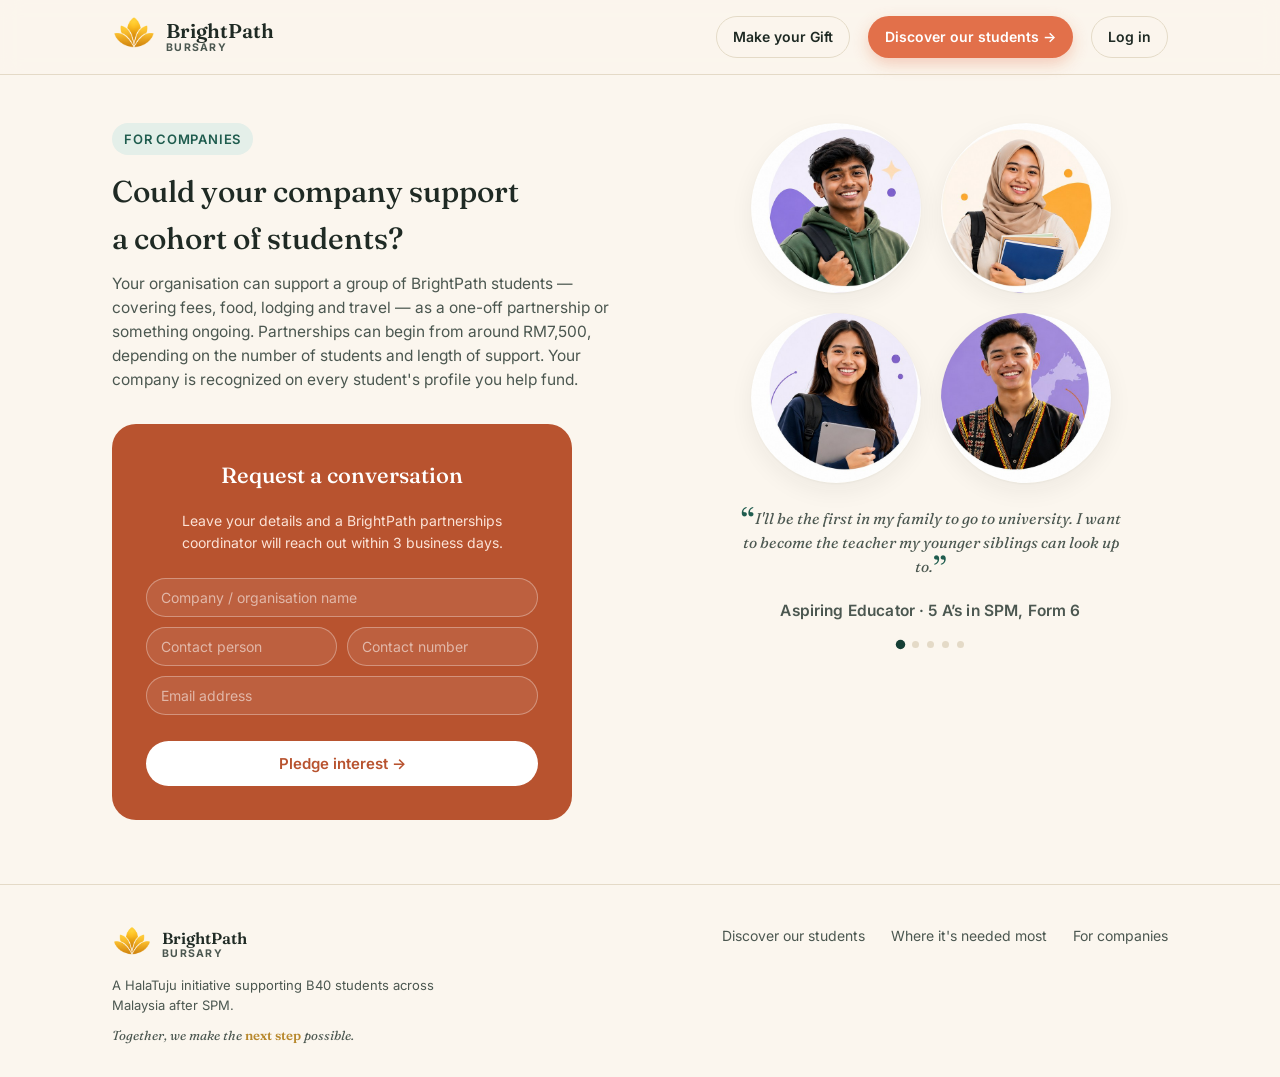
<file: corporate.html>
<!DOCTYPE html>
<html lang="en">
<head>
<meta charset="UTF-8">
<meta name="viewport" content="width=device-width, initial-scale=1.0">
<title>Corporate partnerships — BrightPath</title>
<link rel="icon" type="image/png" href="assets/logo-icon.png">
<meta name="description" content="Support a cohort of BrightPath students as a corporate partner — leave your details and our team will reach out to shape a partnership that fits.">
<link rel="canonical" href="https://brightpath-sureshdhynnas-projects.vercel.app/corporate.html">
<meta property="og:type" content="website">
<meta property="og:site_name" content="BrightPath">
<meta property="og:title" content="Corporate partnerships — BrightPath">
<meta property="og:description" content="Support a cohort of BrightPath students and get your company recognized on their profiles.">
<meta name="twitter:card" content="summary">
<link rel="preconnect" href="https://fonts.googleapis.com">
<link rel="preconnect" href="https://fonts.gstatic.com" crossorigin>
<link href="https://fonts.googleapis.com/css2?family=Fraunces:opsz,wght@9..144,400;9..144,500;9..144,600&family=Inter:wght@400;500;600;700&display=swap" rel="stylesheet">
<link rel="stylesheet" href="styles.css">
<style>
  .page-head{padding:48px 0 64px;}
  .page-head-grid{display:grid;grid-template-columns:1.05fr 0.95fr;gap:56px;align-items:start;}
  @media (max-width:860px){
    .page-head-grid{grid-template-columns:1fr;gap:36px;}
    .page-head-grid .hero-visual{max-width:380px;margin:0 auto;}
  }
  @media (max-width:480px){
    .page-head{padding:28px 0 40px;}
  }
  .page-head p{color:var(--ink-soft);font-size:15.5px;margin-top:10px;}

  .corp-card-wrap{max-width:460px;margin:32px 0 0;}
  .give-card{border-radius:var(--radius-lg);padding:34px;text-align:center;display:flex;flex-direction:column;color:#fff;}
  .give-card .eyebrow{align-self:center;background:rgba(255,255,255,0.16);color:#fff;margin-bottom:16px;}
  .give-card h2{color:#fff;font-size:22px;margin-bottom:8px;}
  .give-card > p.give-card-desc{font-size:14px;margin-bottom:24px;}
  .give-card .btn-block{margin-top:auto;}
  .give-card-corporate{background:var(--coral-dark);}
  .give-card-corporate p.give-card-desc{color:#FBE2D6;}
  .give-card-corporate .btn-block{background:#fff;color:var(--coral-dark);border:none;}
  .give-card-corporate .btn-block:hover{background:#FBE2D6;}
  .corp-mini-form{text-align:left;margin-bottom:16px;}
  .corp-mini-row{display:grid;grid-template-columns:1fr 1fr;gap:10px;}
  @media (max-width:760px){ .corp-mini-row{grid-template-columns:1fr;} }
  .corp-mini-form input{
    width:100%;padding:10px 14px;border-radius:100px;border:1.5px solid rgba(255,255,255,0.32);
    background:rgba(255,255,255,0.08);color:#fff;font-family:'Inter',sans-serif;font-size:14px;
    margin-bottom:10px;box-sizing:border-box;
  }
  .corp-mini-form input::placeholder{color:rgba(255,255,255,0.55);}
  .corp-mini-form input:focus{outline:none;border-color:#fff;}
  .corp-mini-error{font-size:13px;color:#FBE2D6;margin:-2px 0 10px;display:none;}

  .corp-thanks-modal h2{font-size:20px;margin-bottom:8px;}
  .corp-thanks-check{
    width:44px;height:44px;border-radius:50%;background:var(--teal-light);color:var(--teal);
    display:flex;align-items:center;justify-content:center;margin:0 auto 16px;
  }
</style>
</head>
<body>

<header>
  <nav class="wrap">
    <a href="index.html" class="logo">
      <span class="logo-mark"><img src="assets/logo-icon.png" alt="BrightPath"></span>
      <span class="logo-text"><span class="logo-name">BrightPath</span><span class="logo-sub">Bursary</span></span>
    </a>
    <div class="nav-cta">
      <a href="give.html" class="btn btn-ghost btn-sm nav-give">Make your Gift</a>
      <a href="index.html#student-listing" class="btn btn-primary btn-sm" id="nav-start">Discover our students &rarr;</a>
      <div class="account-menu" id="account-menu" style="display:none;">
        <button class="btn btn-ghost btn-sm" id="account-trigger" onclick="toggleAccountDropdown()">Account ▾</button>
        <div class="account-dropdown" id="account-dropdown">
          <a href="dashboard.html">My account</a>
          <a href="#" onclick="signOut();return false;">Sign out</a>
        </div>
      </div>
      <a href="#" class="btn btn-ghost btn-sm" id="nav-login">Log in</a>
    </div>
  </nav>
</header>

<script src="auth.js?v=3"></script>
<script>renderAccountNav();</script>

<main class="wrap">
  <div class="page-head">
    <div class="page-head-grid">
      <div>
        <span class="eyebrow">For companies</span>
        <h1 style="font-size:30px;margin:14px 0 0;">Could your company support a cohort of students?</h1>
        <p>Your organisation can support a group of BrightPath students — covering fees, food, lodging and travel — as a one-off partnership or something ongoing. Partnerships can begin from around RM7,500, depending on the number of students and length of support. Your company is recognized on every student's profile you help fund.</p>

        <div class="corp-card-wrap">
          <div class="give-card give-card-corporate">
            <h2 class="serif">Request a conversation</h2>
            <p class="give-card-desc">Leave your details and a BrightPath partnerships coordinator will reach out within 3 business days.</p>
            <div class="corp-mini-form">
              <input type="text" id="corp-mini-name" placeholder="Company / organisation name">
              <div class="corp-mini-row">
                <input type="text" id="corp-mini-contact" placeholder="Contact person">
                <input type="tel" id="corp-mini-phone" placeholder="Contact number">
              </div>
              <input type="email" id="corp-mini-email" placeholder="Email address">
            </div>
            <p class="corp-mini-error" id="corp-mini-error">Please fill in all four details so our team can reach you.</p>
            <button type="button" class="btn btn-block" onclick="submitMiniCorporateInterest()">Pledge interest &rarr;</button>
          </div>
        </div>
      </div>

      <div class="hero-visual" id="corporate-testimonial-widget">
        <div class="hero-photo-gallery">
          <figure><img src="assets/student-ai-1.jpg" alt="AI-generated illustration of a Malaysian student" loading="lazy"></figure>
          <figure><img src="assets/student-ai-2.jpg" alt="AI-generated illustration of a Malaysian student" loading="lazy"></figure>
          <figure><img src="assets/student-ai-3.jpg" alt="AI-generated illustration of a Malaysian student" loading="lazy"></figure>
          <figure><img src="assets/student-ai-4.jpg" alt="AI-generated illustration of a Malaysian student" loading="lazy"></figure>
        </div>
        <p class="hero-stat-quote"></p>
        <p class="hero-stat-tag"></p>
        <div class="hero-quote-dots"></div>
      </div>
    </div>
  </div>
</main>

<div class="login-modal-backdrop" id="corp-thanks-backdrop">
  <div class="login-modal corp-thanks-modal" role="dialog" aria-modal="true" aria-label="Thanks for your interest">
    <button class="login-modal-close" onclick="closeCorpThanksModal()" aria-label="Close">&times;</button>
    <div class="corp-thanks-check"><svg width="20" height="20" viewBox="0 0 24 24" fill="none"><path d="M6 12L10 16L18 8" stroke="currentColor" stroke-width="2.4" stroke-linecap="round" stroke-linejoin="round"/></svg></div>
    <h2 style="text-align:center;">Thanks for your interest!</h2>
    <p class="sub" style="text-align:center;">We've got your details — one of our team members will reach out soon to shape a partnership that fits your organisation.</p>
    <button type="button" class="btn btn-primary btn-block" onclick="closeCorpThanksModal()">Close</button>
  </div>
</div>

<footer>
  <div class="wrap footer-grid">
    <div>
      <div class="logo" style="margin-bottom:10px;">
        <span class="logo-mark" style="width:40px;height:40px;"><img src="assets/logo-icon.png" alt="BrightPath"></span>
        <span class="logo-text"><span class="logo-name" style="font-size:16px;">BrightPath</span><span class="logo-sub">Bursary</span></span>
      </div>
      <p class="footer-note">A HalaTuju initiative supporting B40 students across Malaysia after SPM.</p>
      <p class="logo-tagline" style="margin-top:10px;">Together, we make the <b>next step</b> possible.</p>
    </div>
    <div class="footer-links">
      <a href="index.html#student-listing">Discover our students</a>
      <a href="give.html">Where it's needed most</a>
      <a href="corporate.html">For companies</a>
    </div>
  </div>
</footer>

<script src="data.js?v=2"></script>
<script>
  initTestimonialCarousel('corporate-testimonial-widget');

  function submitMiniCorporateInterest(){
    var name = document.getElementById('corp-mini-name').value.trim();
    var contact = document.getElementById('corp-mini-contact').value.trim();
    var phone = document.getElementById('corp-mini-phone').value.trim();
    var email = document.getElementById('corp-mini-email').value.trim();
    var emailInput = document.getElementById('corp-mini-email');
    var errorEl = document.getElementById('corp-mini-error');
    if(!name || !contact || !phone || !email || !emailInput.checkValidity()){
      errorEl.style.display = 'block';
      return;
    }
    errorEl.style.display = 'none';
    addCorporateLead({
      name: name, contact: contact, phone: phone, email: email,
      message: '', submittedAt: new Date().toISOString()
    });
    ['corp-mini-name', 'corp-mini-contact', 'corp-mini-phone', 'corp-mini-email'].forEach(function(id){
      document.getElementById(id).value = '';
    });
    document.getElementById('corp-thanks-backdrop').classList.add('open');
  }
  function closeCorpThanksModal(){
    document.getElementById('corp-thanks-backdrop').classList.remove('open');
  }
  document.getElementById('corp-thanks-backdrop').addEventListener('click', function(e){
    if(e.target.id === 'corp-thanks-backdrop') closeCorpThanksModal();
  });
</script>

</body>
</html>
</file>
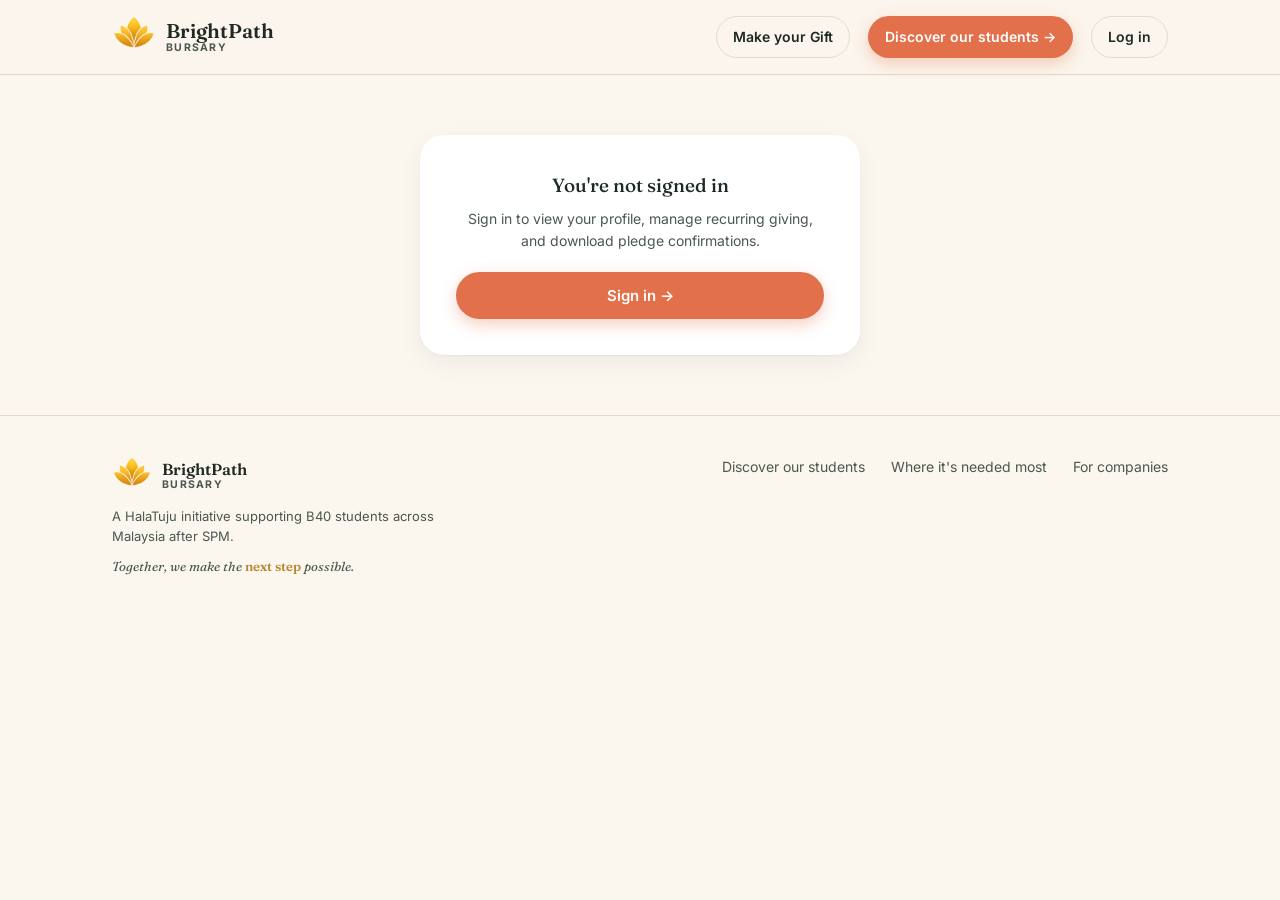
<file: dashboard.html>
<!DOCTYPE html>
<html lang="en">
<head>
<meta charset="UTF-8">
<meta name="viewport" content="width=device-width, initial-scale=1.0">
<title>My account — BrightPath</title>
<link rel="icon" type="image/png" href="assets/logo-icon.png">
<meta name="description" content="Manage your BrightPath giving, payment method, and pledge confirmations in one place.">
<meta name="robots" content="noindex">
<link rel="preconnect" href="https://fonts.googleapis.com">
<link rel="preconnect" href="https://fonts.gstatic.com" crossorigin>
<link href="https://fonts.googleapis.com/css2?family=Fraunces:opsz,wght@9..144,400;9..144,500;9..144,600&family=Inter:wght@400;500;600;700&display=swap" rel="stylesheet">
<link rel="stylesheet" href="styles.css">
<style>
  .page-head{padding:44px 0 8px;}
  .signed-out-card{max-width:440px;margin:60px auto;text-align:center;background:var(--white);border-radius:var(--radius-lg);box-shadow:var(--shadow-card);padding:36px;}
  .signed-out-card h2{font-size:19px;margin-bottom:8px;}
  .signed-out-card p{font-size:14px;color:var(--ink-soft);margin-bottom:20px;}
  @media (max-width:480px){
    .page-head{padding:28px 0 8px;}
    .signed-out-card{margin:28px auto;padding:28px 24px;}
  }

  .tab-bar{display:flex;gap:8px;margin:28px 0 32px;border-bottom:1px solid var(--line);overflow-x:auto;-webkit-overflow-scrolling:touch;}
  .tab-btn{flex-shrink:0;white-space:nowrap;}
  .tab-btn{
    font-family:'Inter',sans-serif;font-weight:600;font-size:14px;color:var(--ink-soft);
    background:none;border:none;padding:10px 4px;margin-right:24px;cursor:pointer;
    border-bottom:2px solid transparent;
  }
  .tab-btn.active{color:var(--ink);border-color:var(--teal);}
  .tab-panel{display:none;max-width:640px;}
  .tab-panel.current{display:block;}

  .panel-card{background:var(--white);border-radius:var(--radius-lg);box-shadow:var(--shadow-card);padding:28px;margin-bottom:20px;}
  .panel-card h2{font-size:17px;margin-bottom:16px;}
  .field{margin-bottom:16px;}
  .field label{display:block;font-size:13px;font-weight:600;margin-bottom:6px;}
  .field input{
    width:100%;padding:11px 14px;border-radius:var(--radius-sm);border:1px solid var(--line);
    font-family:'Inter',sans-serif;font-size:14px;background:var(--cream);
  }
  .field input:focus{outline:none;border-color:var(--teal);}
  .check-row{display:flex;align-items:center;gap:10px;margin-bottom:10px;font-size:14px;}
  .check-row input{width:16px;height:16px;}
  .save-note{font-size:13px;color:var(--teal-dark);margin-top:10px;display:none;}

  .gift-summary{display:flex;align-items:center;justify-content:space-between;gap:16px;margin-bottom:18px;flex-wrap:wrap;}
  .gift-target{font-family:'Fraunces',serif;font-size:19px;font-weight:600;}
  .gift-meta{font-size:13px;color:var(--ink-soft);margin-top:3px;}
  .gift-row{display:flex;justify-content:space-between;font-size:14px;padding:10px 0;border-top:1px solid var(--line);}
  .gift-row:first-of-type{border-top:none;}
  .gift-actions{display:flex;gap:10px;margin-top:18px;flex-wrap:wrap;}
  .btn-danger-ghost{background:transparent;border-color:var(--line);color:var(--coral-dark);}
  .btn-danger-ghost:hover{border-color:var(--coral-dark);background:var(--coral-light);}
  .reassure-note{font-size:12px;color:var(--ink-soft);margin-top:10px;}

  .pm-form{display:none;margin-top:16px;padding-top:16px;border-top:1px solid var(--line);}
  .pm-form.open{display:block;}
  .pay-methods{display:grid;grid-template-columns:repeat(3,1fr);gap:10px;margin-bottom:14px;}
  @media (max-width:400px){ .pay-methods{grid-template-columns:repeat(2,1fr);} }
  .pay-method{
    border:1.5px solid var(--line);border-radius:var(--radius-sm);padding:12px 8px;text-align:center;
    font-size:12px;font-weight:600;cursor:pointer;background:var(--cream);
  }
  .pay-method.selected{border-color:var(--teal);background:var(--teal-light);color:var(--teal-dark);}

  .empty-panel{text-align:center;padding:40px 20px;}
  .empty-panel p{font-size:14px;color:var(--ink-soft);margin-bottom:18px;}

  .update-card{background:var(--white);border-radius:var(--radius-lg);box-shadow:var(--shadow-card);padding:22px 24px;margin-bottom:16px;}
  .update-date{font-size:12px;color:var(--ink-soft);font-weight:600;text-transform:uppercase;letter-spacing:0.03em;margin-bottom:6px;}
  .update-title{font-family:'Fraunces',serif;font-size:17px;font-weight:600;margin-bottom:8px;}
  .update-body{font-size:14px;color:var(--ink-soft);line-height:1.65;}
  .update-note{font-size:13px;color:var(--ink-soft);margin-bottom:18px;}

  .msg-thread{display:flex;flex-direction:column;gap:10px;margin-bottom:14px;}
  .msg-bubble{max-width:80%;padding:10px 14px;border-radius:14px;font-size:14px;line-height:1.5;}
  .msg-bubble.you{align-self:flex-end;background:var(--teal);color:#fff;border-bottom-right-radius:4px;}
  .msg-bubble.coordinator{align-self:flex-start;background:var(--cream);border:1px solid var(--line);border-bottom-left-radius:4px;}
  .msg-sender{font-size:11px;font-weight:600;opacity:0.75;margin-bottom:3px;text-transform:uppercase;letter-spacing:0.02em;}
  .msg-compose{display:flex;gap:8px;margin-top:4px;}
  .msg-compose textarea{flex-grow:1;resize:none;padding:10px 12px;border-radius:var(--radius-sm);border:1px solid var(--line);font-family:'Inter',sans-serif;font-size:14px;background:var(--cream);}

  table.receipts{width:100%;border-collapse:collapse;font-size:14px;}
  table.receipts th{text-align:left;font-size:11.5px;text-transform:uppercase;letter-spacing:0.03em;color:var(--ink-soft);padding:0 0 10px;border-bottom:1px solid var(--line);}
  table.receipts td{padding:12px 0;border-bottom:1px solid var(--line);vertical-align:middle;}
  table.receipts tr:last-child td{border-bottom:none;}
  table.receipts a{color:var(--teal);font-weight:600;}

  .signout-row{max-width:640px;margin:8px 0 40px;}

  .impact-card{background:linear-gradient(135deg,var(--teal-dark),var(--teal));color:#fff;margin-top:20px;}
  .impact-card .eyebrow{background:rgba(255,255,255,0.16);color:#fff;}
  .impact-card h2{color:#fff;font-size:19px;margin-top:12px;text-wrap:balance;}
  .impact-path{display:flex;align-items:center;margin:24px 0 4px;overflow-x:auto;padding-bottom:6px;}
  .impact-step{
    width:26px;height:26px;border-radius:50%;background:rgba(255,255,255,0.16);color:rgba(255,255,255,0.55);
    display:flex;align-items:center;justify-content:center;flex-shrink:0;
  }
  .impact-step.done{background:#fff;color:var(--teal-dark);}
  .impact-connector{height:2px;width:16px;background:rgba(255,255,255,0.2);flex-shrink:0;}
  .impact-connector.done{background:#fff;}
  .impact-year-badge{
    flex-shrink:0;margin-left:8px;font-size:11px;font-weight:700;letter-spacing:0.03em;text-transform:uppercase;
    background:rgba(255,255,255,0.16);padding:5px 10px;border-radius:100px;white-space:nowrap;
  }
  .impact-stats{display:grid;grid-template-columns:repeat(3,1fr);gap:16px;margin-top:18px;padding-top:20px;border-top:1px solid rgba(255,255,255,0.18);}
  .impact-num{font-family:'Fraunces',serif;font-size:25px;font-weight:600;}
  .impact-lbl{font-size:12px;color:rgba(255,255,255,0.75);margin-top:2px;}
  .impact-milestone{margin-top:18px;background:rgba(255,255,255,0.14);border-radius:var(--radius-sm);padding:12px 16px;font-size:14px;}
  @media (max-width:480px){ .impact-stats{grid-template-columns:1fr;gap:12px;} }
</style>
</head>
<body>

<header>
  <nav class="wrap">
    <a href="index.html" class="logo">
      <span class="logo-mark"><img src="assets/logo-icon.png" alt="BrightPath"></span>
      <span class="logo-text"><span class="logo-name">BrightPath</span><span class="logo-sub">Bursary</span></span>
    </a>
    <div class="nav-cta">
      <a href="give.html" class="btn btn-ghost btn-sm nav-give">Make your Gift</a>
      <a href="index.html#student-listing" class="btn btn-primary btn-sm" id="nav-start">Discover our students &rarr;</a>
      <div class="account-menu" id="account-menu" style="display:none;">
        <button class="btn btn-ghost btn-sm" id="account-trigger" onclick="toggleAccountDropdown()">Account ▾</button>
        <div class="account-dropdown" id="account-dropdown">
          <a href="dashboard.html">My account</a>
          <a href="#" onclick="signOut();return false;">Sign out</a>
        </div>
      </div>
      <a href="#" class="btn btn-ghost btn-sm" id="nav-login">Log in</a>
    </div>
  </nav>
</header>

<script src="data.js?v=2"></script>
<script src="auth.js?v=3"></script>
<script>renderAccountNav();</script>

<main class="wrap" id="page-root">

  <div id="signed-out-view" style="display:none;">
    <div class="signed-out-card">
      <h2>You're not signed in</h2>
      <p>Sign in to view your profile, manage recurring giving, and download pledge confirmations.</p>
      <button class="btn btn-primary btn-block" onclick="openLoginModal()">Sign in →</button>
    </div>
  </div>

  <div id="signed-in-view" style="display:none;">
    <div class="page-head">
      <span class="eyebrow">My account</span>
      <h1 style="font-size:28px;margin:14px 0 8px;">Welcome back, <span id="dash-name">Friend</span></h1>
      <p style="color:var(--ink-soft);font-size:14px;">Manage your profile, giving, and pledge confirmations in one place.</p>
    </div>

    <div class="panel-card" id="matched-banner" style="display:none;background:var(--teal-light);"></div>

    <div class="panel-card impact-card" id="impact-card" style="display:none;">
      <span class="eyebrow">Your impact so far</span>
      <h2 id="impact-headline">Thank you for your first gift.</h2>
      <div class="impact-path" id="impact-path"></div>
      <div class="impact-stats">
        <div class="impact-stat"><div class="impact-num" id="impact-total">RM0</div><div class="impact-lbl">total given</div></div>
        <div class="impact-stat"><div class="impact-num" id="impact-students">0</div><div class="impact-lbl">students supported</div></div>
        <div class="impact-stat"><div class="impact-num" id="impact-months">0</div><div class="impact-lbl">months of support given</div></div>
      </div>
      <p class="impact-milestone" id="impact-milestone" style="display:none;"></p>
    </div>

    <div class="tab-bar">
      <button class="tab-btn active" data-tab="profile" onclick="showTab('profile')">Profile</button>
      <button class="tab-btn" data-tab="giving" onclick="showTab('giving')">Giving &amp; payment</button>
      <button class="tab-btn" data-tab="updates" onclick="showTab('updates')">Updates</button>
      <button class="tab-btn" data-tab="receipts" onclick="showTab('receipts')">Confirmations</button>
    </div>

    <div class="tab-panel current" id="tab-profile">
      <div class="panel-card">
        <h2>Your details</h2>
        <div class="field"><label>Full name</label><input type="text" id="p-name"></div>
        <div class="field"><label>Email</label><input type="email" id="p-email" placeholder="you@email.com"></div>
        <div class="field"><label>WhatsApp number</label><input type="tel" id="p-phone" placeholder="+60 12-345 6789"></div>
        <h2 style="margin-top:22px;">Communication preferences</h2>
        <label class="check-row"><input type="checkbox" id="pref-email" checked> Email updates</label>
        <label class="check-row"><input type="checkbox" id="pref-whatsapp" checked> WhatsApp updates</label>
        <label class="check-row"><input type="checkbox" id="pref-sms"> SMS</label>
        <button class="btn btn-primary" onclick="saveProfile()">Save changes</button>
        <p class="save-note" id="profile-saved">Saved.</p>
      </div>
    </div>

    <div class="tab-panel" id="tab-giving">
      <div id="giving-content"></div>
    </div>

    <div class="tab-panel" id="tab-updates">
      <div id="updates-content"></div>
    </div>

    <div class="tab-panel" id="tab-receipts">
      <div class="panel-card">
        <h2>Giving history</h2>
        <div id="receipts-content"></div>
      </div>
    </div>

    <div class="signout-row">
      <a href="#" class="btn btn-ghost" onclick="signOut();return false;">Sign out</a>
      <a href="#" class="btn btn-ghost" style="color:var(--ink-soft);" onclick="resetMyGivingHistoryPrompt();return false;" title="Testing utility — clears pledges and receipts recorded in this browser, keeps you signed in">Reset my giving history (testing)</a>
    </div>
  </div>

</main>

<footer>
  <div class="wrap footer-grid">
    <div>
      <div class="logo" style="margin-bottom:10px;">
        <span class="logo-mark" style="width:40px;height:40px;"><img src="assets/logo-icon.png" alt="BrightPath"></span>
        <span class="logo-text"><span class="logo-name" style="font-size:16px;">BrightPath</span><span class="logo-sub">Bursary</span></span>
      </div>
      <p class="footer-note">A HalaTuju initiative supporting B40 students across Malaysia after SPM.</p>
      <p class="logo-tagline" style="margin-top:10px;">Together, we make the <b>next step</b> possible.</p>
    </div>
    <div class="footer-links">
      <a href="index.html#student-listing">Discover our students</a>
      <a href="give.html">Where it's needed most</a>
      <a href="corporate.html">For companies</a>
    </div>
  </div>
</footer>

<script>
  var session = getSession();

  if(!session || !session.name){
    document.getElementById('signed-out-view').style.display = 'block';
  } else {
    document.getElementById('signed-in-view').style.display = 'block';
    document.getElementById('dash-name').textContent = session.name.split(' ')[0];
    document.getElementById('p-name').value = session.name;
    if(session.email) document.getElementById('p-email').value = session.email;

    window.showTab = function(name){
      document.querySelectorAll('.tab-btn').forEach(function(b){ b.classList.toggle('active', b.dataset.tab === name); });
      document.querySelectorAll('.tab-panel').forEach(function(p){ p.classList.remove('current'); });
      document.getElementById('tab-' + name).classList.add('current');
    };

    window.saveProfile = function(){
      var name = document.getElementById('p-name').value.trim() || session.name;
      var email = document.getElementById('p-email').value.trim();
      session = {name: name, method: session.method, email: email};
      setSession(session);
      document.getElementById('dash-name').textContent = name.split(' ')[0];
      var note = document.getElementById('profile-saved');
      note.style.display = 'block';
      setTimeout(function(){ note.style.display = 'none'; }, 2500);
    };

    var statusLabels = {active:['status-active','Active'], paused:['status-paused','Paused'], cancelled:['status-cancelled','Cancelled']};

    function giftCardHtml(gift){
      var badge = statusLabels[gift.status] || statusLabels.active;
      var nextDate = '—';
      if(gift.freq === 'monthly' && gift.status === 'active'){
        var d = new Date(gift.startedAt);
        d.setMonth(d.getMonth() + 1);
        nextDate = d.toLocaleDateString('en-MY', {day:'numeric', month:'long', year:'numeric'});
      }

      var pendingBanner = isPendingMatch(gift)
        ? '<div class="pay-note" style="margin-bottom:16px;"><svg width="14" height="14" viewBox="0 0 24 24" fill="none"><circle cx="12" cy="12" r="9" stroke="currentColor" stroke-width="1.8"/><path d="M12 8V12L14.5 14" stroke="currentColor" stroke-width="1.8" stroke-linecap="round"/></svg> You haven\'t chosen ' + (gift.giveType === 'mentor' ? 'your mentee' : 'your student') + ' yet. <a href="index.html?forGift=' + gift.id + '#student-listing" style="color:var(--teal-dark);font-weight:600;">Browse and choose now →</a></div>'
        : '';

      return '<div class="panel-card">' +
        pendingBanner +
        '<div class="gift-summary">' +
          '<div><div class="gift-target">' + gift.target + '</div><div class="gift-meta">' + fmtRM(gift.amount) + (gift.freq === 'monthly' ? '/month' : ' one-off') + '</div></div>' +
          '<span class="status-badge ' + badge[0] + '">' + badge[1] + '</span>' +
        '</div>' +
        '<div class="gift-row"><span>Payment method</span><span>' + (gift.pay ? gift.pay.toUpperCase() : '—') + '</span></div>' +
        (nextDate !== '—' ? '<div class="gift-row"><span>Next payment</span><span>' + nextDate + '</span></div>' : '') +
        '<div class="gift-actions">' +
          '<button class="btn btn-ghost btn-sm" onclick="togglePmForm(\'' + gift.id + '\')">Update payment method</button>' +
          (gift.status === 'active'
            ? '<button class="btn btn-ghost btn-sm" onclick="setGiftStatus(\'' + gift.id + '\',\'paused\')">Pause giving</button><button class="btn btn-danger-ghost btn-sm" onclick="setGiftStatus(\'' + gift.id + '\',\'cancelled\')">Cancel giving</button>'
            : '<button class="btn btn-primary btn-sm" onclick="setGiftStatus(\'' + gift.id + '\',\'active\')">Resume giving</button>') +
        '</div>' +
        '<p class="reassure-note">You can pause, resume, or cancel anytime — no calls, no forms.</p>' +
        '<div class="pm-form" id="pm-form-' + gift.id + '">' +
          '<div class="pay-methods" id="pm-methods-' + gift.id + '">' +
            ['fpx','duitnow','tng','grabpay','shopeepay','card'].map(function(pm){
              var labels = {fpx:'FPX', duitnow:'DuitNow', tng:"Touch \'n Go", grabpay:'GrabPay', shopeepay:'ShopeePay', card:'Card'};
              return '<div class="pay-method' + (gift.pay === pm ? ' selected' : '') + '" data-pm="' + pm + '" onclick="selectPmMethod(\'' + gift.id + '\',\'' + pm + '\')">' + labels[pm] + '</div>';
            }).join('') +
          '</div>' +
          '<button class="btn btn-primary btn-sm" onclick="savePmMethod(\'' + gift.id + '\')">Save payment method</button>' +
          '<p class="save-note" id="pm-saved-' + gift.id + '">Payment method updated.</p>' +
        '</div>' +
      '</div>';
    }

    function renderGiving(){
      var gifts = getActiveGifts();
      var el = document.getElementById('giving-content');
      if(gifts.length === 0){
        el.innerHTML = '<div class="panel-card empty-panel">' +
          '<p>You haven\'t started a gift yet.</p>' +
          '<a href="index.html#student-listing" class="btn btn-primary">Pledge your support →</a>' +
        '</div>';
        return;
      }
      el.innerHTML = gifts.map(giftCardHtml).join('') +
        '<a href="index.html#student-listing" class="btn btn-ghost btn-sm">+ Start another gift</a>';
    }

    window.togglePmForm = function(giftId){
      var form = document.getElementById('pm-form-' + giftId);
      if(form) form.classList.toggle('open');
    };
    window.selectPmMethod = function(giftId, pm){
      document.querySelectorAll('#pm-methods-' + giftId + ' .pay-method').forEach(function(m){ m.classList.toggle('selected', m.dataset.pm === pm); });
      updateActiveGift(giftId, {pendingPay: pm});
    };
    window.savePmMethod = function(giftId){
      var gift = getGiftById(giftId);
      if(gift && gift.pendingPay){ updateActiveGift(giftId, {pay: gift.pendingPay, pendingPay: null}); }
      var note = document.getElementById('pm-saved-' + giftId);
      if(note){
        note.style.display = 'block';
        setTimeout(function(){ note.style.display = 'none'; renderGiving(); }, 1400);
      }
    };
    window.setGiftStatus = function(giftId, status){
      updateActiveGift(giftId, {status: status});
      renderGiving();
    };

    window.resetMyGivingHistoryPrompt = function(){
      if(!confirm('Clear all pledges and receipts recorded in this browser? You\'ll stay signed in, but your dashboard will go back to empty.')) return;
      resetMyGivingHistory();
      renderGiving();
      renderUpdates();
      renderReceipts();
      renderImpactCard();
    };

    // The "kindness journey" impact card — a Strava-style running total of a
    // donor's giving, built entirely from their own transaction history so it
    // stays honest (no fabricated numbers), it just makes the real numbers
    // visible and satisfying rather than burying them in a receipts table.
    function computeImpactStats(){
      var gifts = getActiveGifts();
      var transactions = getTransactions();

      var totalGiven = transactions.reduce(function(sum, tx){ return sum + (tx.total || tx.amount || 0); }, 0);

      var studentIds = {};
      gifts.forEach(function(g){ if(g.studentId) studentIds[g.studentId] = true; });

      var fullyFundedCount = 0;
      gifts.forEach(function(g){
        if(g.studentId){
          var s = getStudentById(g.studentId);
          if(s && pctFunded(s) >= 100) fullyFundedCount++;
        }
      });

      // A one-shot "pledge in full" transaction covers several months of support at
      // once (monthsCovered), rather than arriving as separate monthly transactions —
      // so months of support = monthly-cadence transactions (1 each, the old model)
      // plus whatever monthsCovered a one-shot pledge carries (the new model).
      var totalMonths = transactions.reduce(function(sum, tx){
        if(tx.monthsCovered) return sum + tx.monthsCovered;
        return sum + (tx.freq === 'monthly' ? 1 : 0);
      }, 0);

      return {
        totalGiven: totalGiven,
        studentsSupported: Object.keys(studentIds).length,
        totalMonths: totalMonths,
        fullyFundedCount: fullyFundedCount,
        giftCount: gifts.length
      };
    }

    // This shows MONTHS OF SUPPORT FUNDED — a magnitude built from your gifts'
    // monthsCovered, not calendar time elapsed since you started giving. A
    // single "pledge in full" can fund 10 months on day one, so the copy and
    // this path must never imply that much time has actually passed (that's
    // what made "you've walked alongside them for 11 months" read as a lie to
    // someone who pledged seconds ago) — every mark here is a month your
    // gifts already fund, not a month you've lived through as a donor.
    function renderImpactPath(months){
      var el = document.getElementById('impact-path');
      var shown = Math.min(months, 12);
      var icon = '<svg width="12" height="12" viewBox="0 0 24 24" fill="none"><path d="M6 12L10 16L18 8" stroke="currentColor" stroke-width="2.6" stroke-linecap="round" stroke-linejoin="round"/></svg>';
      var html = '';
      for(var i = 1; i <= shown; i++){
        if(i > 1) html += '<div class="impact-connector done"></div>';
        html += '<div class="impact-step done">' + icon + '</div>';
      }
      if(months > 12) html += '<span class="impact-year-badge">' + months + ' months funded</span>';
      el.innerHTML = html;
    }

    function renderImpactCard(){
      var card = document.getElementById('impact-card');
      var stats = computeImpactStats();
      if(stats.giftCount === 0){ card.style.display = 'none'; return; }
      card.style.display = 'block';

      var headline;
      if(stats.totalMonths <= 0){
        headline = 'Thank you for your first gift — your impact will show here as it grows.';
      } else {
        headline = 'Your giving funds ' + stats.totalMonths + (stats.totalMonths === 1 ? ' month' : ' months') +
          ' of support across ' + stats.studentsSupported + (stats.studentsSupported === 1 ? ' student.' : ' students.');
      }
      document.getElementById('impact-headline').textContent = headline;

      renderImpactPath(stats.totalMonths);
      document.getElementById('impact-total').textContent = fmtRM(stats.totalGiven);
      document.getElementById('impact-students').textContent = stats.studentsSupported;
      document.getElementById('impact-months').textContent = stats.totalMonths;

      var milestone = document.getElementById('impact-milestone');
      if(stats.fullyFundedCount > 0){
        milestone.style.display = 'block';
        milestone.textContent = '🎓 You’ve helped fully fund ' + stats.fullyFundedCount + (stats.fullyFundedCount === 1 ? ' student’s' : ' students’') + ' complete bursary. That’s a life changed.';
      } else {
        milestone.style.display = 'none';
      }
    }

    function giftUpdatesHtml(gift, showLabel){
      var label = showLabel ? '<h3 style="font-size:14px;margin:26px 0 10px;">' + gift.target + '</h3>' : '';
      if(isPendingMatch(gift)){
        return label + '<div class="panel-card empty-panel">' +
          '<p>You haven\'t chosen ' + (gift.giveType === 'mentor' ? 'your mentee' : 'a student') + ' yet, so there\'s nothing to show here. Updates start once you pick who this gift goes to.</p>' +
          '<a href="index.html?forGift=' + gift.id + '#student-listing" class="btn btn-primary">Choose now →</a>' +
        '</div>';
      }

      var updates, note;
      if(gift.studentId){
        var s = getStudentById(gift.studentId);
        updates = getUpdatesForStudent(gift.studentId);
        note = 'Coordinator-reviewed updates on ' + (s ? s.code : 'your student') + "'s progress — shared roughly once a term.";
      } else {
        updates = GENERAL_FUND_UPDATES;
        note = "You're funding wherever it's needed most, so updates here cover the whole cohort rather than one student.";
      }
      var cardsHtml = updates.map(function(u){
        var d = new Date(u.date).toLocaleDateString('en-MY', {day:'numeric', month:'long', year:'numeric'});
        return '<div class="update-card">' +
          '<div class="update-date">' + d + '</div>' +
          '<div class="update-title">' + u.title + '</div>' +
          '<p class="update-body">' + u.body + '</p>' +
        '</div>';
      }).join('');

      var mentorHtml = '';
      if(gift.giveType === 'mentor'){
        mentorHtml = '<div class="panel-card">' +
          '<h2>Message your coordinator' + (showLabel ? ' — ' + gift.target : '') + '</h2>' +
          '<p style="font-size:13px;color:var(--ink-soft);margin-bottom:14px;">We don\'t connect mentors directly with mentees until a match is confirmed — for now, anything you write here is relayed by your BrightPath coordinator.</p>' +
          '<div class="msg-thread" id="msg-thread-' + gift.id + '"></div>' +
          '<div class="msg-compose">' +
            '<textarea id="msg-input-' + gift.id + '" rows="2" placeholder="Write a note for your coordinator to pass along…"></textarea>' +
            '<button class="btn btn-primary btn-sm" onclick="sendMentorMessage(\'' + gift.id + '\')">Send</button>' +
          '</div>' +
        '</div>';
      }

      return label + '<p class="update-note">' + note + '</p>' + mentorHtml + cardsHtml;
    }

    function renderUpdates(){
      var gifts = getActiveGifts().filter(function(g){ return g.status !== 'cancelled'; });
      var el = document.getElementById('updates-content');
      if(gifts.length === 0){
        el.innerHTML = '<div class="panel-card empty-panel">' +
          '<p>Updates from your coordinator will show up here once you start giving.</p>' +
          '<a href="index.html#student-listing" class="btn btn-primary">Pledge your support →</a>' +
        '</div>';
        return;
      }
      var showLabel = gifts.length > 1;
      el.innerHTML = gifts.map(function(g){ return giftUpdatesHtml(g, showLabel); }).join('');
      gifts.forEach(function(g){ if(g.giveType === 'mentor') renderMentorThread(g.id); });
    }

    function renderMentorThread(giftId){
      var thread = document.getElementById('msg-thread-' + giftId);
      if(!thread) return;
      var messages = getMessages().filter(function(m){ return !m.giftId || m.giftId === giftId; });
      if(messages.length === 0){
        thread.innerHTML = '<p style="font-size:13px;color:var(--ink-soft);">No messages yet — say hello and your coordinator will relay it once a mentee match is confirmed.</p>';
        return;
      }
      thread.innerHTML = messages.map(function(m){
        return '<div class="msg-bubble ' + (m.from === 'you' ? 'you' : 'coordinator') + '">' +
          '<div class="msg-sender">' + (m.from === 'you' ? 'You' : 'Coordinator') + '</div>' +
          m.text +
        '</div>';
      }).join('');
    }

    window.sendMentorMessage = function(giftId){
      var input = document.getElementById('msg-input-' + giftId);
      var text = (input.value || '').trim();
      if(!text) return;
      addMessage({from:'you', text: text, giftId: giftId});
      addMessage({from:'coordinator', text: "Thanks — we've noted this and will pass it along as soon as your mentee match is confirmed.", giftId: giftId});
      input.value = '';
      renderMentorThread(giftId);
    };

    function renderReceipts(){
      var list = getTransactions();
      var el = document.getElementById('receipts-content');
      if(list.length === 0){
        el.innerHTML = '<p style="font-size:14px;color:var(--ink-soft);">No pledge confirmations yet — they will appear here after your first gift.</p>';
        return;
      }
      var rows = list.map(function(tx, i){
        var d = new Date(tx.date).toLocaleDateString('en-MY', {day:'numeric', month:'short', year:'numeric'});
        return '<tr>' +
          '<td>' + d + '</td>' +
          '<td>' + tx.target + '</td>' +
          '<td>' + fmtRM(tx.amount) + (tx.freq === 'monthly' ? '/mo' : '') + '</td>' +
          '<td>' + tx.receiptNo + '</td>' +
          '<td><a href="#" onclick="downloadTxReceipt(' + i + ');return false;">Download</a></td>' +
        '</tr>';
      }).join('');
      el.innerHTML = '<table class="receipts"><thead><tr><th>Date</th><th>Giving to</th><th>Amount</th><th>Confirmation no.</th><th></th></tr></thead><tbody>' + rows + '</tbody></table>';
    }

    window.downloadTxReceipt = function(i){
      var tx = getTransactions()[i];
      if(!tx) return;
      var d = new Date(tx.date).toLocaleDateString('en-MY', {day:'numeric', month:'long', year:'numeric'});
      printReceipt({
        receiptNo: tx.receiptNo,
        dateLabel: d,
        donorName: tx.donorName || session.name,
        target: tx.target,
        amountLabel: fmtRM(tx.amount) + (tx.freq === 'monthly' ? '/month' : ''),
        feeLabel: tx.fee ? fmtRM(tx.fee) : null,
        totalLabel: tx.fee ? (fmtRM(tx.total || (tx.amount + tx.fee)) + (tx.freq === 'monthly' ? '/month' : '')) : null,
        freqLabel: tx.freq === 'monthly' ? 'Monthly, cancel anytime' : 'One-off'
      });
    };

    renderGiving();
    renderUpdates();
    renderReceipts();
    renderImpactCard();

    if(new URLSearchParams(window.location.search).get('matched') === '1'){
      var matchedGiftId = new URLSearchParams(window.location.search).get('giftId');
      var gift = (matchedGiftId && getGiftById(matchedGiftId)) || getPrimaryActiveGift();
      var banner = document.getElementById('matched-banner');
      if(gift && banner){
        banner.style.display = 'block';
        banner.innerHTML = '<strong>You\'re all set — your gift is now going to ' + gift.target + '.</strong>' +
          '<a href="dashboard.html" style="float:right;color:var(--teal-dark);font-weight:600;" onclick="document.getElementById(\'matched-banner\').style.display=\'none\';return false;">Dismiss</a>';
        showTab('updates');
      }
    }
  }
</script>

</body>
</html>
</file>
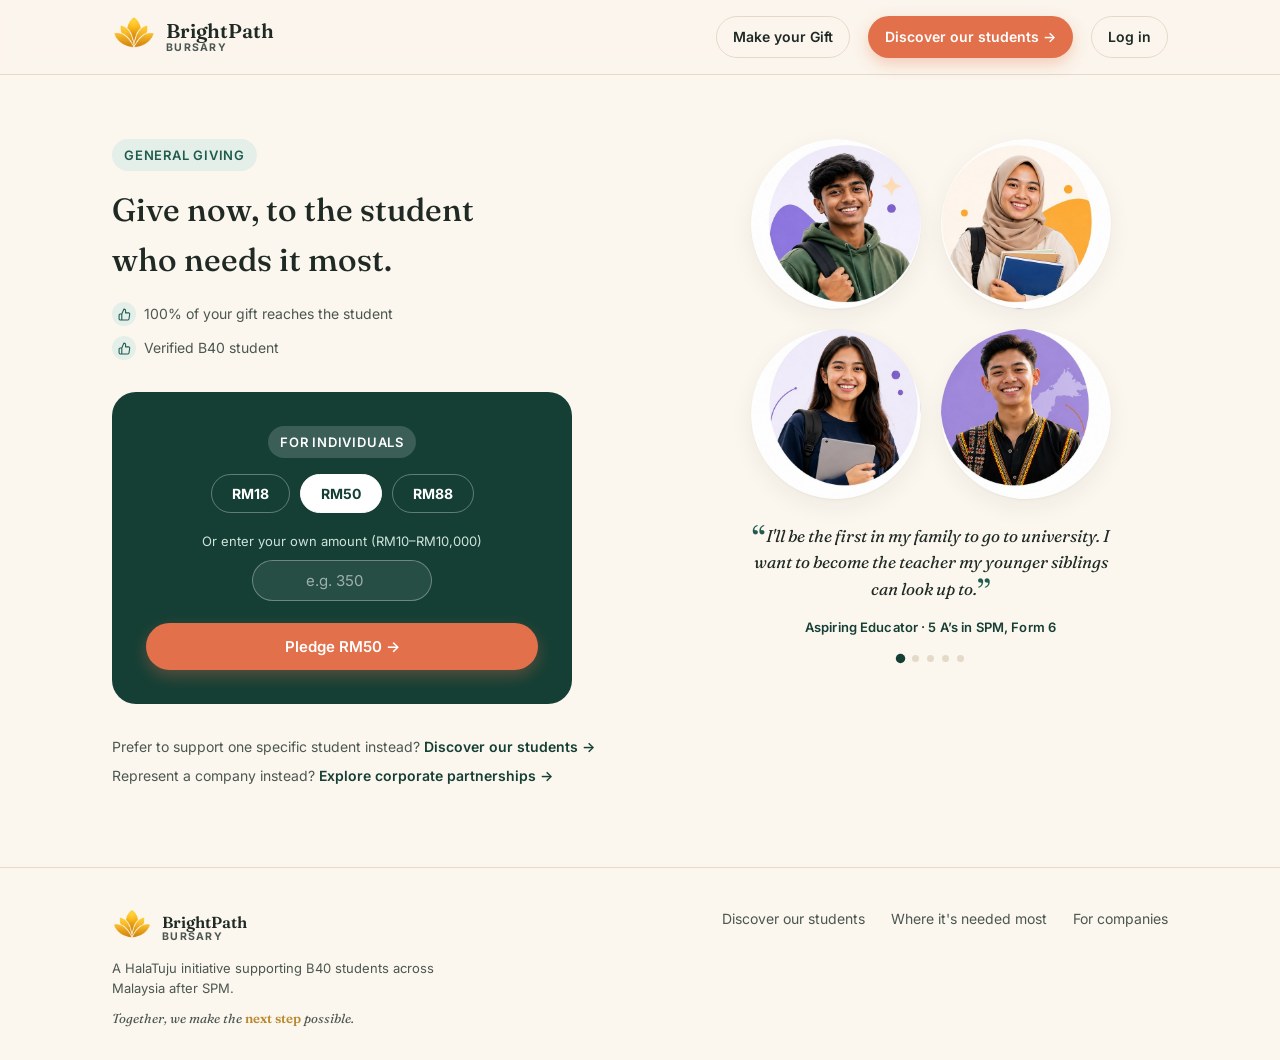
<file: give.html>
<!DOCTYPE html>
<html lang="en">
<head>
<meta charset="UTF-8">
<meta name="viewport" content="width=device-width, initial-scale=1.0">
<title>Give where it needs it most — BrightPath</title>
<link rel="icon" type="image/png" href="assets/logo-icon.png">
<meta name="description" content="Pledge to the BrightPath Bursary — 100% of your gift goes to verified B40 students across Malaysia, allocated to whoever needs it most.">
<link rel="canonical" href="https://brightpath-sureshdhynnas-projects.vercel.app/give.html">
<meta property="og:type" content="website">
<meta property="og:site_name" content="BrightPath">
<meta property="og:title" content="Give where it needs it most — BrightPath">
<meta property="og:description" content="Your gift is distributed to verified B40 students across Malaysia who need it most.">
<meta property="og:url" content="https://brightpath-sureshdhynnas-projects.vercel.app/give.html">
<meta name="twitter:card" content="summary">
<meta name="twitter:title" content="Give where it needs it most — BrightPath">
<meta name="twitter:description" content="Your gift is distributed to verified B40 students across Malaysia who need it most.">
<link rel="preconnect" href="https://fonts.googleapis.com">
<link rel="preconnect" href="https://fonts.gstatic.com" crossorigin>
<link href="https://fonts.googleapis.com/css2?family=Fraunces:opsz,wght@9..144,400;9..144,500;9..144,600&family=Inter:wght@400;500;600;700&display=swap" rel="stylesheet">
<link rel="stylesheet" href="styles.css">
<style>
  .give-page{padding:64px 0 80px;}
  .give-grid{display:grid;grid-template-columns:1.05fr 0.95fr;gap:56px;align-items:start;}
  @media (max-width:900px){
    .give-grid{grid-template-columns:1fr;}
    .give-grid .hero-visual{max-width:380px;margin:0 auto;}
  }
  @media (max-width:480px){
    .give-page{padding:32px 0 56px;}
  }

  .give-intro{margin-bottom:32px;}
  .give-intro h1{font-size:32px;margin:14px 0 18px;}

  .give-single{max-width:460px;margin:0;}

  .give-card{border-radius:var(--radius-lg);padding:34px;text-align:center;display:flex;flex-direction:column;color:#fff;}
  .give-card .eyebrow{align-self:center;background:rgba(255,255,255,0.16);color:#fff;margin-bottom:16px;}
  .give-card h2{color:#fff;font-size:22px;margin-bottom:8px;}
  .give-card > p.give-card-desc{font-size:14px;margin-bottom:24px;}
  .give-card .btn-block{margin-top:auto;}

  .give-card-individual{background:var(--teal-dark);}
  .give-card-individual p.give-card-desc{color:#CFE3DB;}
  .amount-pills{display:flex;gap:10px;justify-content:center;flex-wrap:wrap;margin-bottom:18px;}
  .amount-pill{font-family:'Inter',sans-serif;font-size:14px;font-weight:700;padding:10px 20px;border-radius:100px;border:1.5px solid rgba(255,255,255,0.32);background:transparent;color:#fff;cursor:pointer;transition:all .15s ease;}
  .amount-pill:hover{border-color:#fff;}
  .amount-pill.is-active{background:#fff;color:var(--teal-dark);border-color:#fff;}
  .amount-custom{margin-bottom:22px;}
  .amount-custom label{display:block;font-size:13px;color:#CFE3DB;margin-bottom:8px;}
  .amount-custom input{width:180px;padding:10px 14px;border-radius:100px;border:1.5px solid rgba(255,255,255,0.32);background:rgba(255,255,255,0.08);color:#fff;font-family:'Inter',sans-serif;font-size:15px;text-align:center;}
  .amount-custom input::placeholder{color:rgba(255,255,255,0.55);}
  .amount-custom input:focus{outline:none;border-color:#fff;}
</style>
</head>
<body>

<header>
  <nav class="wrap">
    <a href="index.html" class="logo">
      <span class="logo-mark"><img src="assets/logo-icon.png" alt="BrightPath"></span>
      <span class="logo-text"><span class="logo-name">BrightPath</span><span class="logo-sub">Bursary</span></span>
    </a>
    <div class="nav-cta">
      <a href="give.html" class="btn btn-ghost btn-sm nav-give">Make your Gift</a>
      <a href="index.html#student-listing" class="btn btn-primary btn-sm" id="nav-start">Discover our students &rarr;</a>
      <div class="account-menu" id="account-menu" style="display:none;">
        <button class="btn btn-ghost btn-sm" id="account-trigger" onclick="toggleAccountDropdown()">Account ▾</button>
        <div class="account-dropdown" id="account-dropdown">
          <a href="dashboard.html">My account</a>
          <a href="#" onclick="signOut();return false;">Sign out</a>
        </div>
      </div>
      <a href="#" class="btn btn-ghost btn-sm" id="nav-login">Log in</a>
    </div>
  </nav>
</header>

<script src="auth.js?v=3"></script>
<script>renderAccountNav();</script>

<main>
  <section class="give-page">
    <div class="wrap">
      <div class="give-grid">
        <div>
          <div class="give-intro">
            <span class="eyebrow">General giving</span>
            <h1 class="serif">Give now, to the student who needs it most.</h1>
            <div class="hero-trust">
              <span class="hero-trust-item"><i class="hero-trust-icon"><svg width="13" height="13" viewBox="0 0 24 24" fill="none"><path d="M14 9V5a3 3 0 00-3-3l-4 9v11h11.28a2 2 0 002-1.7l1.38-9a2 2 0 00-2-2.3zM7 22H4a2 2 0 01-2-2v-7a2 2 0 012-2h3" stroke="currentColor" stroke-width="2" stroke-linecap="round" stroke-linejoin="round"/></svg></i>100% of your gift reaches the student</span>
              <span class="hero-trust-item"><i class="hero-trust-icon"><svg width="13" height="13" viewBox="0 0 24 24" fill="none"><path d="M14 9V5a3 3 0 00-3-3l-4 9v11h11.28a2 2 0 002-1.7l1.38-9a2 2 0 00-2-2.3zM7 22H4a2 2 0 01-2-2v-7a2 2 0 012-2h3" stroke="currentColor" stroke-width="2" stroke-linecap="round" stroke-linejoin="round"/></svg></i>Verified B40 student</span>
            </div>
          </div>

          <div class="give-single">
            <div class="give-card give-card-individual" id="general-fund-card">
              <span class="eyebrow">For individuals</span>
              <div class="amount-pills" id="amount-pills"></div>
              <div class="amount-custom">
                <label for="general-amount-custom">Or enter your own amount (RM10–RM10,000)</label>
                <input type="number" id="general-amount-custom" placeholder="e.g. 350" min="10" max="10000" step="1">
              </div>
              <div id="general-pledge-area">
                <button class="btn btn-primary btn-block" id="general-pledge-btn" onclick="pledgeGeneralAmount()">Pledge RM50 →</button>
              </div>
            </div>
          </div>

          <p style="font-size:14px;color:var(--ink-soft);margin-top:32px;">Prefer to support one specific student instead? <a href="index.html#student-listing" style="color:var(--teal-dark);font-weight:600;">Discover our students →</a></p>
          <p style="font-size:14px;color:var(--ink-soft);margin-top:8px;">Represent a company instead? <a href="corporate.html" style="color:var(--teal-dark);font-weight:600;">Explore corporate partnerships →</a></p>
        </div>

        <div class="hero-visual" id="give-testimonial-widget">
          <div class="hero-photo-gallery">
            <figure><img src="assets/student-ai-1.jpg" alt="AI-generated illustration of a Malaysian student" loading="lazy"></figure>
            <figure><img src="assets/student-ai-2.jpg" alt="AI-generated illustration of a Malaysian student" loading="lazy"></figure>
            <figure><img src="assets/student-ai-3.jpg" alt="AI-generated illustration of a Malaysian student" loading="lazy"></figure>
            <figure><img src="assets/student-ai-4.jpg" alt="AI-generated illustration of a Malaysian student" loading="lazy"></figure>
          </div>
          <p class="hero-stat-quote"></p>
          <p class="hero-stat-tag"></p>
          <div class="hero-quote-dots"></div>
        </div>
      </div>
    </div>
  </section>
</main>

<footer>
  <div class="wrap footer-grid">
    <div>
      <div class="logo" style="margin-bottom:10px;">
        <span class="logo-mark" style="width:40px;height:40px;"><img src="assets/logo-icon.png" alt="BrightPath"></span>
        <span class="logo-text"><span class="logo-name" style="font-size:16px;">BrightPath</span><span class="logo-sub">Bursary</span></span>
      </div>
      <p class="footer-note">A HalaTuju initiative supporting B40 students across Malaysia after SPM.</p>
      <p class="logo-tagline" style="margin-top:10px;">Together, we make the <b>next step</b> possible.</p>
    </div>
    <div class="footer-links">
      <a href="index.html#student-listing">Discover our students</a>
      <a href="give.html">Where it's needed most</a>
      <a href="corporate.html">For companies</a>
    </div>
  </div>
</footer>

<script src="data.js?v=2"></script>
<script>
  // General fund pledge — same two-step confirm pattern as a student pledge
  // (pledgeStudentInFull in index.html): a bare click was recording real
  // money instantly, so amount selection and commitment are separate steps.
  var GENERAL_AMOUNT_PRESETS = [18, 50, 88];
  var GENERAL_MIN = 10, GENERAL_MAX = 10000;
  var generalAmount = GENERAL_AMOUNT_PRESETS[1];
  function renderAmountPills(){
    var wrap = document.getElementById('amount-pills');
    if(!wrap) return;
    wrap.innerHTML = GENERAL_AMOUNT_PRESETS.map(function(a){
      return '<button type="button" class="amount-pill' + (generalAmount === a ? ' is-active' : '') + '" data-amount="' + a + '">' + fmtRM(a) + '</button>';
    }).join('');
  }
  function renderGeneralPledgeButton(){
    var area = document.getElementById('general-pledge-area');
    if(!area) return;
    area.innerHTML = '<button class="btn btn-primary btn-block" id="general-pledge-btn" onclick="pledgeGeneralAmount()">Pledge ' + fmtRM(generalAmount || 0) + ' &rarr;</button>';
  }
  document.addEventListener('click', function(e){
    var pillBtn = e.target.closest('.amount-pill');
    if(pillBtn){
      generalAmount = Number(pillBtn.dataset.amount);
      document.getElementById('general-amount-custom').value = '';
      renderAmountPills();
      renderGeneralPledgeButton();
    }
  });
  document.addEventListener('input', function(e){
    if(e.target.id === 'general-amount-custom'){
      // Live-clamp the upper bound and reject decimals/negatives as they type;
      // the RM10 floor is only enforced when they actually try to pledge, so
      // typing "1" then "10" then "100" isn't fought at every keystroke.
      var n = Math.floor(Number(e.target.value)) || 0;
      if(n < 0) n = 0;
      if(n > GENERAL_MAX){ n = GENERAL_MAX; e.target.value = n; }
      generalAmount = n;
      renderAmountPills();
      renderGeneralPledgeButton();
    }
  });
  function pledgeGeneralAmount(){
    var input = document.getElementById('general-amount-custom');
    if(!generalAmount || generalAmount < GENERAL_MIN){
      input.focus();
      input.placeholder = 'Minimum RM' + GENERAL_MIN;
      return;
    }
    var amount = generalAmount;
    var area = document.getElementById('general-pledge-area');
    area.innerHTML =
      '<div class="inline-confirm">' +
        '<p style="color:#CFE3DB;">Pledge ' + fmtRM(amount) + ' to wherever it&rsquo;s needed most?</p>' +
        '<div class="inline-confirm-actions">' +
          '<button type="button" class="btn btn-ghost btn-sm" style="background:transparent;color:#fff;border-color:rgba(255,255,255,0.32);" onclick="renderGeneralPledgeButton()">Cancel</button>' +
          '<button type="button" class="btn btn-primary btn-sm" onclick="confirmGeneralPledge()">Confirm pledge</button>' +
        '</div>' +
      '</div>';
  }
  function confirmGeneralPledge(){
    var amount = generalAmount;
    requireLogin(function(){
      var accountName = getSession().name;
      var nowIso = new Date().toISOString();
      var rn = receiptNo();
      addActiveGift({
        target: "Where it's needed most", giveType: 'general', studentId: null,
        amount: amount, freq: 'once', pay: null, coverFee: false, fee: 0,
        status: 'active', startedAt: nowIso
      });
      addTransaction({
        receiptNo: rn, date: nowIso, target: "Where it's needed most", amount: amount,
        freq: 'once', pay: null, fee: 0, total: amount, donorName: accountName,
        monthsCovered: Math.round(amount / MONTHLY_RATE)
      });
      document.getElementById('general-fund-card').innerHTML =
        '<span class="eyebrow">For individuals</span>' +
        '<h2 class="serif">You&rsquo;re in!</h2>' +
        '<p class="give-card-desc">Thanks for pledging ' + fmtRM(amount) + ' to the BrightPath Bursary — it&rsquo;s confirmed instantly and tracked from your dashboard.</p>' +
        '<a href="dashboard.html" class="btn btn-primary btn-block">Go to my dashboard</a>';
    });
  }
  renderAmountPills();
  renderGeneralPledgeButton();
  initTestimonialCarousel('give-testimonial-widget');
</script>

</body>
</html>
</file>
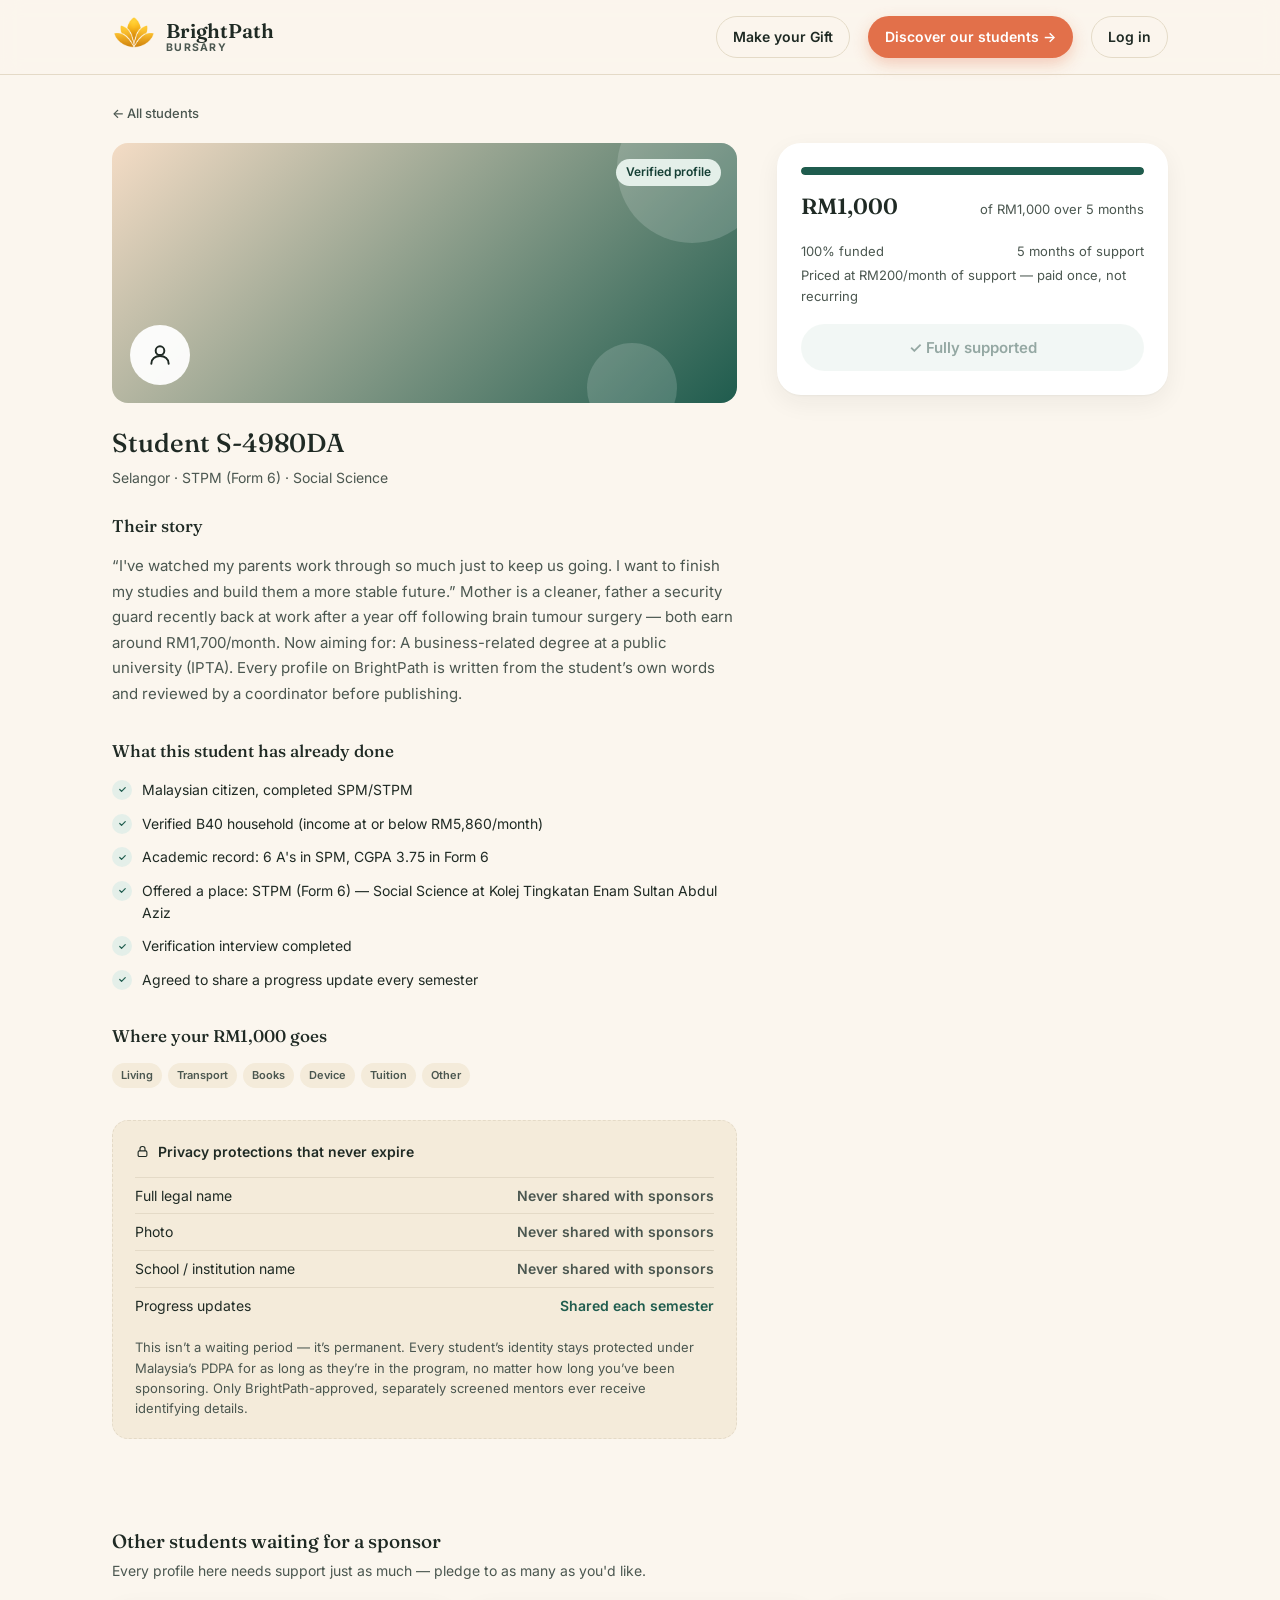
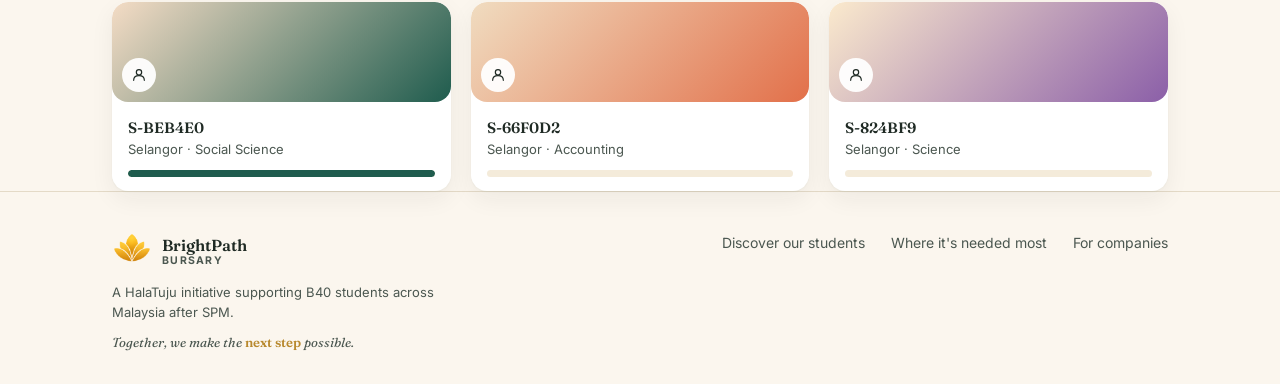
<file: student-profile.html>
<!DOCTYPE html>
<html lang="en">
<head>
<meta charset="UTF-8">
<meta name="viewport" content="width=device-width, initial-scale=1.0">
<title>Student profile — BrightPath</title>
<link rel="icon" type="image/png" href="assets/logo-icon.png">
<meta name="description" content="Meet a verified B40 student on BrightPath — see their story, funding progress, and exactly how your gift will be used.">
<meta property="og:type" content="profile">
<meta property="og:site_name" content="BrightPath">
<meta property="og:title" content="A BrightPath student is waiting for a sponsor">
<meta property="og:description" content="See their story, funding progress, and exactly how your gift will be used.">
<meta name="twitter:card" content="summary">
<meta name="twitter:title" content="A BrightPath student is waiting for a sponsor">
<link rel="preconnect" href="https://fonts.googleapis.com">
<link rel="preconnect" href="https://fonts.gstatic.com" crossorigin>
<link href="https://fonts.googleapis.com/css2?family=Fraunces:opsz,wght@9..144,400;9..144,500;9..144,600&family=Inter:wght@400;500;600;700&display=swap" rel="stylesheet">
<link rel="stylesheet" href="styles.css">
<style>
  .back-link{display:inline-flex;align-items:center;gap:6px;font-size:13px;color:var(--ink-soft);font-weight:500;margin:28px 0 20px;}
  .back-link:hover{color:var(--ink);}

  .profile-grid{display:grid;grid-template-columns:1.6fr 1fr;gap:40px;align-items:start;}
  @media (max-width:900px){ .profile-grid{grid-template-columns:1fr;} }

  .hero-photo{height:260px;margin-bottom:20px;position:relative;}
  .hero-photo .avatar-initials{width:60px;height:60px;font-size:22px;bottom:18px;left:18px;}
  .hero-photo .stamp-row{position:absolute;top:16px;right:16px;justify-content:flex-end;max-width:calc(100% - 32px);}

  .profile-title-row{display:flex;align-items:baseline;justify-content:space-between;gap:12px;flex-wrap:wrap;margin-bottom:4px;}
  .profile-title-row h1{font-size:26px;}
  .profile-meta{font-size:14px;color:var(--ink-soft);margin-bottom:24px;}

  .block{margin-bottom:32px;}
  .block h2{font-size:17px;margin-bottom:14px;}
  .block p.body-text{font-size:15px;color:var(--ink-soft);line-height:1.7;}

  .check-list{display:flex;flex-direction:column;gap:12px;}
  .check-item{display:flex;align-items:flex-start;gap:10px;font-size:14px;}
  .check-item .ic{width:20px;height:20px;border-radius:50%;display:flex;align-items:center;justify-content:center;flex-shrink:0;margin-top:1px;}
  .check-item .ic.done{background:var(--teal-light);color:var(--teal);}
  .check-item .ic.pending{background:var(--amber-light);color:var(--amber-dark);}


  .locked-card{background:var(--cream-2);border:1px dashed var(--line);border-radius:var(--radius-md);padding:20px 22px;}
  .locked-head{display:flex;align-items:center;gap:8px;margin-bottom:14px;font-weight:600;font-size:14px;}
  .locked-row{display:flex;justify-content:space-between;font-size:14px;padding:7px 0;border-top:1px solid var(--line);}
  .locked-row:first-of-type{border-top:none;}
  .locked-row span:last-child{font-weight:600;color:var(--ink-soft);}
  .locked-row:last-of-type span:last-child{color:var(--teal);}
  .locked-note{font-size:13px;color:var(--ink-soft);margin-top:14px;}

  .sponsor-card{
    background:var(--white);border-radius:var(--radius-lg);box-shadow:var(--shadow-card);
    padding:24px;position:sticky;top:96px;
  }
  .sponsor-card .progress-track{height:8px;}
  .sponsor-amounts{display:flex;justify-content:space-between;align-items:baseline;margin:14px 0 18px;}
  .sponsor-amounts .raised{font-family:'Fraunces',serif;font-size:22px;font-weight:600;}
  .sponsor-amounts .goal{font-size:13px;color:var(--ink-soft);}
  .sponsor-stat-row{display:flex;justify-content:space-between;font-size:13px;color:var(--ink-soft);margin-bottom:18px;}
  .sponsor-secondary{display:block;text-align:center;font-size:13px;color:var(--ink-soft);margin-top:14px;}
  .sponsor-secondary:hover{color:var(--ink);}
  .psc-amount{font-family:'Fraunces',serif;font-size:22px;color:var(--brand-gold);line-height:1.2;margin-bottom:16px;}
  .psc-amount span{display:block;font-family:'Inter',sans-serif;font-size:12px;color:var(--ink-soft);font-weight:600;margin-top:4px;}

  .similar-grid{display:grid;grid-template-columns:repeat(3,1fr);gap:20px;margin-top:20px;}
  @media (max-width:820px){ .similar-grid{grid-template-columns:1fr;} }
  .similar-card{background:var(--white);border-radius:var(--radius-md);overflow:hidden;box-shadow:var(--shadow-card);}
  .similar-photo{height:100px;position:relative;}
  .similar-photo .avatar-initials{width:34px;height:34px;font-size:13px;bottom:10px;left:10px;}
  .similar-body{padding:14px 16px;}
  .similar-name{font-family:'Fraunces',serif;font-size:15px;font-weight:600;}
  .similar-meta{font-size:13px;color:var(--ink-soft);margin-bottom:10px;}
</style>
</head>
<body>

<header>
  <nav class="wrap">
    <a href="index.html" class="logo">
      <span class="logo-mark"><img src="assets/logo-icon.png" alt="BrightPath"></span>
      <span class="logo-text"><span class="logo-name">BrightPath</span><span class="logo-sub">Bursary</span></span>
    </a>
    <div class="nav-cta">
      <a href="give.html" class="btn btn-ghost btn-sm nav-give">Make your Gift</a>
      <a href="index.html#student-listing" class="btn btn-primary btn-sm" id="nav-start">Discover our students &rarr;</a>
      <div class="account-menu" id="account-menu" style="display:none;">
        <button class="btn btn-ghost btn-sm" id="account-trigger" onclick="toggleAccountDropdown()">Account ▾</button>
        <div class="account-dropdown" id="account-dropdown">
          <a href="dashboard.html">My account</a>
          <a href="#" onclick="signOut();return false;">Sign out</a>
        </div>
      </div>
      <a href="#" class="btn btn-ghost btn-sm" id="nav-login">Log in</a>
    </div>
  </nav>
</header>

<script src="auth.js?v=3"></script>
<script>renderAccountNav();</script>

<main class="wrap" id="page-root">
  <a href="index.html#student-listing" class="back-link">&larr; All students</a>
  <div class="profile-grid" id="profile-grid"></div>

  <div style="margin-top:56px;">
    <h2 style="font-size:19px;margin-bottom:4px;">Other students waiting for a sponsor</h2>
    <p style="font-size:14px;color:var(--ink-soft);">Every profile here needs support just as much — pledge to as many as you'd like.</p>
    <div class="similar-grid" id="similar-grid"></div>
  </div>
</main>

<footer>
  <div class="wrap footer-grid">
    <div>
      <div class="logo" style="margin-bottom:10px;">
        <span class="logo-mark" style="width:40px;height:40px;"><img src="assets/logo-icon.png" alt="BrightPath"></span>
        <span class="logo-text"><span class="logo-name" style="font-size:16px;">BrightPath</span><span class="logo-sub">Bursary</span></span>
      </div>
      <p class="footer-note">A HalaTuju initiative supporting B40 students across Malaysia after SPM.</p>
      <p class="logo-tagline" style="margin-top:10px;">Together, we make the <b>next step</b> possible.</p>
    </div>
    <div class="footer-links">
      <a href="index.html#student-listing">Discover our students</a>
      <a href="give.html">Where it's needed most</a>
      <a href="corporate.html">For companies</a>
    </div>
  </div>
</footer>

<script src="data.js?v=2"></script>
<script>
  var params = new URLSearchParams(window.location.search);
  var id = Number(params.get('id')) || 1;
  var s = getStudentById(id) || STUDENTS[0];
  var g = gradientFor(s.id);
  var pct = pctFunded(s);
  var forGiftId = params.get('forGift');
  var activeGift = forGiftId ? getGiftById(forGiftId) : (getSession() ? getPrimaryActiveGift() : null);
  var pendingGift = isPendingMatch(activeGift) ? activeGift : null;

  function assignStudentToGift(studentId){
    if(!pendingGift) return;
    var target = getStudentById(studentId);
    updateActiveGift(pendingGift.id, {
      studentId: studentId,
      target: target ? (target.code + ', ' + target.state) : pendingGift.target
    });
    window.location.href = 'dashboard.html?matched=1&giftId=' + encodeURIComponent(pendingGift.id);
  }
  function convertGiftToGeneral(){
    if(!pendingGift) return;
    updateActiveGift(pendingGift.id, { studentId: null, giveType: 'general', target: "Where it's needed most" });
    window.location.href = 'dashboard.html?matched=1&giftId=' + encodeURIComponent(pendingGift.id);
  }

  function pledgeThisStudent(){
    document.getElementById('sponsor-cta').innerHTML =
      '<div class="inline-confirm">' +
        '<p>Pledge ' + fmtRM(s.goal) + ' to ' + s.code + '\'s semester?</p>' +
        '<div class="inline-confirm-actions">' +
          '<button type="button" class="btn btn-ghost btn-sm" onclick="cancelThisPledge()">Cancel</button>' +
          '<button type="button" class="btn btn-primary btn-sm" onclick="confirmThisPledge()">Confirm pledge</button>' +
        '</div>' +
      '</div>';
  }
  function cancelThisPledge(){
    document.getElementById('sponsor-cta').innerHTML =
      '<button type="button" class="btn btn-primary btn-block" onclick="pledgeThisStudent()">Pledge ' + fmtRM(s.goal) + ' in full</button>' +
      '<a href="give.html" class="sponsor-secondary">Not ready? Give where it&rsquo;s needed most</a>';
  }
  function confirmThisPledge(){
    // Belt-and-suspenders: re-check right before recording, not just when the
    // page first loaded — closes the gap where a stale tab (e.g. this profile
    // was open before you pledged the same student elsewhere) could otherwise
    // double-pledge.
    if(hasPledgedStudent(s.id)){ document.getElementById('sponsor-card-slot').innerHTML = sponsorCardHtml(); return; }
    requireLogin(function(){
      if(hasPledgedStudent(s.id)){ document.getElementById('sponsor-card-slot').innerHTML = sponsorCardHtml(); return; }
      var accountName = getSession().name;
      var nowIso = new Date().toISOString();
      var rn = receiptNo();
      var target = s.code + ', ' + s.state;
      addActiveGift({
        target: target, giveType: 'student', studentId: s.id,
        amount: s.goal, freq: 'once', pay: null, coverFee: false, fee: 0,
        status: 'active', startedAt: nowIso
      });
      addTransaction({
        receiptNo: rn, date: nowIso, target: target, amount: s.goal,
        freq: 'once', pay: null, fee: 0, total: s.goal, donorName: accountName,
        monthsCovered: s.months
      });
      // Re-render from the actual gift record (not just this button) so the
      // progress/amount above stops contradicting the "pledged" state below.
      document.getElementById('sponsor-card-slot').innerHTML = sponsorCardHtml();
    });
  }

  // One render path for the sponsor card, used both on first load and right
  // after a pledge — so "have I already pledged this student" always comes
  // from the real gift records, never a one-off DOM patch that can drift out
  // of sync with a reload or with the listing card on the homepage.
  function sponsorCardHtml(){
    if(hasPledgedStudent(s.id)){
      return '' +
        '<div class="sponsor-card">' +
          '<div class="psc-amount">' + fmtRM(s.goal) + '<span>your pledge &middot; covers ' + s.months + ' months</span></div>' +
          '<button type="button" class="btn btn-block" disabled style="background:var(--teal-light);color:var(--teal-dark);">&check; You&rsquo;ve pledged this student, thank you</button>' +
          '<a href="dashboard.html" class="sponsor-secondary">Track it from your dashboard &rarr;</a>' +
        '</div>';
    }
    return '' +
      '<div class="sponsor-card">' +
        '<div class="progress-track"><div class="progress-fill" style="width:' + pct + '%;"></div></div>' +
        '<div class="sponsor-amounts"><span class="raised">' + fmtRM(s.raised) + '</span><span class="goal">of ' + fmtRM(s.goal) + ' over ' + s.months + ' months</span></div>' +
        '<div class="sponsor-stat-row"><span>' + pct + '% funded</span><span>' + s.months + ' months of support</span></div>' +
        '<div class="sponsor-stat-row" style="margin-top:-14px;"><span>Priced at RM' + MONTHLY_RATE + '/month of support — paid once, not recurring</span></div>' +
        '<div id="sponsor-cta">' +
        (pct >= 100
          ? '<button type="button" class="btn btn-block" disabled style="background:var(--teal-light);color:var(--teal-dark);">&check; Fully supported</button>'
          : pendingGift
          ? (
            '<div class="pay-note" style="margin-bottom:14px;"><svg width="14" height="14" viewBox="0 0 24 24" fill="none"><path d="M6 12L10 16L18 8" stroke="currentColor" stroke-width="2.4" stroke-linecap="round" stroke-linejoin="round"/></svg> Your ' + fmtRM(pendingGift.amount) + ' gift is already in — this just tells us where it goes. No new payment.</div>' +
            '<button type="button" class="btn btn-primary btn-block" onclick="assignStudentToGift(' + s.id + ')">Choose ' + s.code + ' as my student →</button>' +
            '<a href="#" class="sponsor-secondary" onclick="convertGiftToGeneral();return false;">Or send my gift to wherever it&rsquo;s needed most</a>'
          )
          : (
            '<button type="button" class="btn btn-primary btn-block" onclick="pledgeThisStudent()">Pledge ' + fmtRM(s.goal) + ' in full</button>' +
            '<a href="give.html" class="sponsor-secondary">Not ready? Give where it&rsquo;s needed most</a>'
          )
        ) +
        '</div>' +
      '</div>';
  }

  document.title = 'Student ' + s.code + ' — BrightPath';
  var ogDesc = 'Student ' + s.code + ' — ' + s.state + ', ' + s.level + ' in ' + s.course + '. ' + pct + '% funded toward their ' + fmtRM(s.goal) + ' bursary.';
  var ogTitleTag = document.querySelector('meta[property="og:title"]');
  var ogDescTag = document.querySelector('meta[property="og:description"]');
  var twTitleTag = document.querySelector('meta[name="twitter:title"]');
  if(ogTitleTag) ogTitleTag.setAttribute('content', 'Sponsor Student ' + s.code + ' — BrightPath');
  if(ogDescTag) ogDescTag.setAttribute('content', ogDesc);
  if(twTitleTag) twTitleTag.setAttribute('content', 'Sponsor Student ' + s.code + ' — BrightPath');

  var checklistItems = [
    { done:true, label:'Malaysian citizen, completed SPM/STPM' },
    { done:true, label:'Verified B40 household (income at or below RM5,860/month)' },
    { done:true, label:'Academic record: ' + s.academic },
    { done:true, label:'Offered a place: ' + s.level + ' — ' + s.course + ' at ' + s.school },
    { done:true, label:'Verification interview completed' },
    { done:true, label:'Agreed to share a progress update every semester' }
  ];

  var checklistHtml = checklistItems.map(function(item){
    var icon = '<svg width="11" height="11" viewBox="0 0 24 24" fill="none"><path d="M6 12L10 16L18 8" stroke="currentColor" stroke-width="2.6" stroke-linecap="round" stroke-linejoin="round"/></svg>';
    return '<div class="check-item"><span class="ic done">' + icon + '</span><span>' + item.label + '</span></div>';
  }).join('');

  var coversHtml = s.covers.map(function(c){ return '<span class="covers-chip">' + c + '</span>'; }).join('');

  document.getElementById('profile-grid').innerHTML =
    '<div>' +
      '<div class="avatar-block hero-photo" style="background:linear-gradient(135deg,' + g[0] + ',' + g[1] + ');">' +
        '<div class="blob" style="width:150px;height:150px;top:-50px;right:-30px;"></div>' +
        '<div class="blob" style="width:90px;height:90px;bottom:-30px;right:60px;"></div>' +
        '<div class="avatar-initials">' + avatarIconHtml(26) + '</div>' +
        '<div class="stamp-row">' +
          '<span class="badge badge-verified">Verified profile</span>' +
        '</div>' +
      '</div>' +
      '<div class="profile-title-row"><h1>Student ' + s.code + '</h1></div>' +
      '<div class="profile-meta">' + s.state + ' &middot; ' + s.level + ' &middot; ' + s.course + '</div>' +

      '<div class="block">' +
        '<h2>Their story</h2>' +
        '<p class="body-text">&ldquo;' + s.story + '&rdquo; ' + s.family + ' Now aiming for: ' + s.ambition + ' Every profile on BrightPath is written from the student’s own words and reviewed by a coordinator before publishing.</p>' +
      '</div>' +

      '<div class="block">' +
        '<h2>What this student has already done</h2>' +
        '<div class="check-list">' + checklistHtml + '</div>' +
      '</div>' +

      '<div class="block">' +
        '<h2>Where your ' + fmtRM(s.goal) + ' goes</h2>' +
        '<div class="covers-row">' + coversHtml + '</div>' +
      '</div>' +

      '<div class="block">' +
        '<div class="locked-card">' +
          '<div class="locked-head"><svg width="15" height="15" viewBox="0 0 24 24" fill="none"><rect x="5" y="11" width="14" height="9" rx="2" stroke="currentColor" stroke-width="1.8"/><path d="M8 11V7.5C8 5.6 9.6 4 11.5 4H12.5C14.4 4 16 5.6 16 7.5V11" stroke="currentColor" stroke-width="1.8"/></svg> Privacy protections that never expire</div>' +
          '<div class="locked-row"><span>Full legal name</span><span>Never shared with sponsors</span></div>' +
          '<div class="locked-row"><span>Photo</span><span>Never shared with sponsors</span></div>' +
          '<div class="locked-row"><span>School / institution name</span><span>Never shared with sponsors</span></div>' +
          '<div class="locked-row"><span>Progress updates</span><span>Shared each semester</span></div>' +
          '<p class="locked-note">This isn’t a waiting period — it’s permanent. Every student’s identity stays protected under Malaysia’s PDPA for as long as they’re in the program, no matter how long you’ve been sponsoring. Only BrightPath-approved, separately screened mentors ever receive identifying details.</p>' +
        '</div>' +
      '</div>' +
    '</div>' +

    '<div id="sponsor-card-slot"></div>';
  document.getElementById('sponsor-card-slot').innerHTML = sponsorCardHtml();

  var similar = STUDENTS.filter(function(o){ return o.id !== s.id && o.state === s.state; });
  if(similar.length < 3){
    STUDENTS.filter(function(o){ return o.id !== s.id && similar.indexOf(o) === -1; }).forEach(function(o){
      if(similar.length < 3) similar.push(o);
    });
  }
  similar = similar.slice(0,3);

  document.getElementById('similar-grid').innerHTML = similar.map(function(o){
    var og = gradientFor(o.id);
    var opct = pctFunded(o);
    return '<a href="student-profile.html?id=' + o.id + (forGiftId ? '&forGift=' + encodeURIComponent(forGiftId) : '') + '" class="similar-card">' +
      '<div class="avatar-block similar-photo" style="background:linear-gradient(135deg,' + og[0] + ',' + og[1] + ');"><div class="avatar-initials">' + avatarIconHtml(16) + '</div></div>' +
      '<div class="similar-body">' +
        '<div class="similar-name">' + o.code + '</div>' +
        '<div class="similar-meta">' + o.state + ' &middot; ' + o.course + '</div>' +
        '<div class="progress-track"><div class="progress-fill" style="width:' + opct + '%;"></div></div>' +
      '</div>' +
    '</a>';
  }).join('');
</script>

</body>
</html>
</file>
<file: styles.css>
:root{
  --cream:#FBF6EE;
  --cream-2:#F4EBDA;
  --ink:#1F2A24;
  --ink-soft:#4B5750;
  --teal:#1F5C4E;
  --teal-dark:#153F35;
  --teal-light:#E4EFE9;
  --coral:#E2704A;
  --coral-dark:#B8532F;
  --coral-light:#FBE7DD;
  --amber:#E8A93B;
  --amber-light:#FBEACD;
  --amber-dark:#5C3A05;
  --plum:#8B5FA8;
  --plum-light:#EFE4F5;
  --plum-dark:#5A3B70;
  --brand-gold:#B8892E;
  --brand-gold-light:#E7C069;
  --brand-charcoal:#333333;
  --line:#E4DAC7;
  --white:#FFFFFF;
  --radius-lg:24px;
  --radius-md:16px;
  --radius-sm:10px;
  --shadow-card:0 1px 2px rgba(31,42,36,0.04), 0 8px 24px rgba(31,42,36,0.06);
}
*{box-sizing:border-box;}
html{scroll-behavior:smooth;}
body{
  margin:0;
  font-family:'Inter',system-ui,sans-serif;
  color:var(--ink);
  background:var(--cream);
  line-height:1.55;
}
h1,h2,h3,.serif{
  font-family:'Fraunces',serif;
  font-weight:500;
  color:var(--ink);
  margin:0;
  text-wrap:balance;
}
p{margin:0;}
img,svg{display:block;max-width:100%;}
a{color:inherit;text-decoration:none;}
button{font-family:'Inter',sans-serif;}
.wrap{max-width:1120px;margin:0 auto;padding:0 32px;}
.wrap-narrow{max-width:880px;margin:0 auto;padding:0 32px;}
@media (max-width:700px){ .wrap,.wrap-narrow{padding:0 20px;} }

.eyebrow{
  display:inline-flex;align-items:center;gap:6px;
  font-size:13px;font-weight:600;letter-spacing:0.06em;text-transform:uppercase;
  color:var(--teal);background:var(--teal-light);
  padding:6px 12px;border-radius:100px;
}
.badge{
  display:inline-flex;align-items:center;gap:5px;
  font-size:12px;font-weight:600;padding:4px 10px;border-radius:100px;
}
.badge-verified{background:var(--teal-light);color:var(--teal-dark);}
.badge-locked{background:var(--cream-2);color:var(--ink-soft);}
.badge-mentor{background:var(--plum-light);color:var(--plum-dark);}
.badge-corporate{background:var(--amber-light);color:var(--amber-dark);}
.stamp-row{display:flex;gap:6px;flex-wrap:wrap;}
.covers-row{display:flex;flex-wrap:wrap;gap:6px;}
.covers-chip{font-size:11px;font-weight:600;padding:4px 9px;border-radius:100px;background:var(--cream-2);color:var(--ink-soft);text-transform:capitalize;}

/* TESTIMONIAL WIDGET — shared photo gallery + rotating student-quote carousel.
   Used identically on index.html and give.html; data + rotation logic live in
   data.js (TESTIMONIALS, initTestimonialCarousel) so both pages stay in sync. */
.hero-trust{display:flex;flex-direction:column;gap:10px;font-size:14px;color:var(--ink-soft);margin-bottom:22px;}
.hero-trust-item{display:flex;align-items:center;gap:8px;}
.hero-trust-icon{width:24px;height:24px;border-radius:50%;background:var(--teal-light);color:var(--teal);display:flex;align-items:center;justify-content:center;flex-shrink:0;}

.hero-visual{position:relative;}
.hero-photo-gallery{display:grid;grid-template-columns:repeat(2,1fr);gap:20px;max-width:360px;margin:0 auto 24px;}
.hero-photo-gallery figure{margin:0;border-radius:50%;overflow:hidden;box-shadow:var(--shadow-card);position:relative;aspect-ratio:1/1;background:var(--cream-2);}
.hero-photo-gallery img{position:absolute;inset:0;width:100%;height:100%;object-fit:cover;display:block;}
.hero-stat-quote{font-family:'Fraunces',serif;font-size:17px;line-height:1.55;color:var(--ink);text-align:center;font-style:italic;max-width:380px;margin-inline:auto;min-height:82px;transition:opacity .25s ease;}
.hero-stat-quote .quote-mark{font-size:34px;font-style:normal;color:var(--teal);line-height:0;vertical-align:-9px;}
.hero-stat-tag{text-align:center;font-size:13px;font-weight:600;color:var(--teal-dark);margin-top:12px;letter-spacing:0.01em;transition:opacity .25s ease;}
.hero-quote-dots{display:flex;justify-content:center;gap:8px;margin-top:18px;}
.hero-quote-dot{width:7px;height:7px;padding:0;border-radius:50%;border:none;background:var(--line);cursor:pointer;transition:background .2s ease, transform .2s ease;}
.hero-quote-dot.is-active{background:var(--teal-dark);transform:scale(1.35);}
@media (max-width:480px){
  .hero-photo-gallery{max-width:280px;gap:14px;}
}

/* INLINE CONFIRM — a one-click accidental pledge is a real donor-trust risk,
   so every pledge action (student card, general fund, profile page) shows
   this "are you sure" step before anything is actually recorded. */
.inline-confirm{width:100%;}
.inline-confirm p{font-size:13px;margin-bottom:10px;}
.inline-confirm-actions{display:flex;gap:8px;}
.inline-confirm-actions .btn{flex:1;}

.btn{
  display:inline-flex;align-items:center;justify-content:center;gap:8px;
  font-family:'Inter',sans-serif;font-weight:600;font-size:15px;
  padding:13px 24px;border-radius:100px;border:1.5px solid transparent;
  cursor:pointer;transition:transform .15s ease, background .15s ease, box-shadow .15s ease;
  white-space:nowrap;
}
.btn:active{transform:scale(0.97);}
.btn-primary{background:var(--coral);color:#fff;box-shadow:0 6px 16px rgba(226,112,74,0.32);}
.btn-primary:hover{background:var(--coral-dark);}
.btn-ghost{background:transparent;color:var(--ink);border-color:var(--line);}
.btn-ghost:hover{border-color:var(--ink-soft);background:rgba(255,255,255,0.5);}
.btn-onteal{background:#fff;color:var(--teal-dark);}
.btn-onteal:hover{background:var(--cream);}
.btn-sm{padding:9px 16px;font-size:14px;}
.btn-block{width:100%;}
.btn[disabled]{opacity:0.45;cursor:not-allowed;}

header{
  position:sticky;top:0;z-index:50;
  background:rgba(251,246,238,0.9);
  backdrop-filter:saturate(180%) blur(10px);
  border-bottom:1px solid var(--line);
}
nav.wrap{display:flex;align-items:center;justify-content:space-between;height:74px;}
.logo{display:flex;align-items:center;gap:10px;}
.logo-mark{width:44px;height:44px;display:flex;align-items:center;justify-content:center;flex-shrink:0;}
.logo-mark img{width:100%;height:100%;object-fit:contain;}
.logo-text{display:flex;flex-direction:column;line-height:1.05;}
.logo-name{font-family:'Fraunces',serif;font-size:20px;font-weight:600;color:var(--ink);}
.logo-sub{font-family:'Inter',sans-serif;font-size:10.5px;font-weight:700;letter-spacing:0.12em;text-transform:uppercase;color:var(--ink-soft);margin-top:1px;}
.logo-tagline{font-family:'Fraunces',serif;font-style:italic;font-size:13px;color:var(--ink-soft);}
.logo-tagline b{color:var(--brand-gold);font-weight:600;font-style:normal;}
.nav-links{display:flex;align-items:center;gap:30px;}
.nav-links a{font-size:14px;font-weight:500;color:var(--ink-soft);}
.nav-links a:hover,.nav-links a.active{color:var(--ink);}
.nav-cta{display:flex;align-items:center;gap:18px;}

.account-menu{position:relative;display:inline-block;}
.account-dropdown{
  display:none;position:absolute;top:calc(100% + 8px);right:0;min-width:170px;z-index:60;
  background:var(--white);border:1px solid var(--line);border-radius:var(--radius-md);
  box-shadow:var(--shadow-card);padding:6px;
}
.account-dropdown a{display:block;padding:9px 12px;font-size:14px;font-weight:500;color:var(--ink);border-radius:8px;}
.account-dropdown a:hover{background:var(--cream);}

.status-badge{display:inline-flex;align-items:center;gap:5px;font-size:12px;font-weight:600;padding:4px 10px;border-radius:100px;}
.status-active{background:var(--teal-light);color:var(--teal-dark);}
.status-paused{background:var(--amber-light);color:var(--amber-dark);}
.status-cancelled{background:var(--cream-2);color:var(--ink-soft);}
@media (max-width:780px){ .nav-links{display:none;} .nav-give{display:none;} #nav-start{display:none;} }
@media (max-width:480px){
  .wrap,.wrap-narrow{padding:0 16px;}
  .logo-mark{width:34px;height:34px;}
  .logo-name{font-size:17px;}
  .logo-sub{font-size:9.5px;}
  .nav-cta{gap:8px;}
  .nav-cta .btn-sm{padding:8px 13px;font-size:13px;}
}
@media (max-width:400px){
  .hi-prefix{display:none;}
  .logo-name{font-size:15px;}
  .nav-cta{gap:6px;}
}
@media (max-width:340px){
  .logo-name{font-size:14px;}
  .nav-cta{gap:3px;}
}

section{padding:76px 0;}
.section-head{max-width:560px;margin-bottom:44px;}
.section-head .eyebrow{margin-bottom:14px;}
.section-head h2{font-size:30px;margin-bottom:12px;}
.section-head p{color:var(--ink-soft);font-size:15.5px;}
.section-head.center{margin-inline:auto;text-align:center;}

.progress-track{height:7px;border-radius:100px;background:var(--cream-2);overflow:hidden;}
.progress-fill{height:100%;border-radius:100px;background:var(--teal);}
.progress-label{display:flex;justify-content:space-between;font-size:13px;color:var(--ink-soft);margin-top:7px;}

.avatar-block{border-radius:var(--radius-md);position:relative;overflow:hidden;}
.avatar-block .blob{position:absolute;border-radius:50%;background:rgba(255,255,255,0.16);}
.avatar-initials{
  position:absolute;bottom:14px;left:14px;border-radius:50%;
  background:rgba(255,255,255,0.94);display:flex;align-items:center;justify-content:center;
  font-family:'Fraunces',serif;font-weight:600;
}

footer{padding:40px 0 32px;border-top:1px solid var(--line);}
.footer-grid{display:flex;justify-content:space-between;align-items:flex-start;flex-wrap:wrap;gap:28px;}
.footer-links{display:flex;gap:26px;flex-wrap:wrap;}
.footer-links a{font-size:14px;color:var(--ink-soft);}
.footer-links a:hover{color:var(--ink);}
.footer-note{font-size:13px;color:var(--ink-soft);max-width:340px;}
@media (max-width:640px){
  .footer-grid{flex-direction:column;gap:24px;}
  .footer-links{display:grid;grid-template-columns:1fr 1fr;gap:14px 20px;width:100%;}
}

/* LOGIN MODAL — shared across every page via auth.js */
.login-modal-backdrop{
  position:fixed;inset:0;background:rgba(31,42,36,0.45);z-index:200;
  display:none;align-items:center;justify-content:center;padding:20px;
}
.login-modal-backdrop.open{display:flex;}
.login-modal{
  background:var(--white);border-radius:var(--radius-lg);box-shadow:var(--shadow-card);
  padding:32px;max-width:400px;width:100%;position:relative;max-height:90vh;overflow-y:auto;
}
.login-modal-close{
  position:absolute;top:16px;right:16px;width:30px;height:30px;border-radius:50%;border:none;
  background:var(--cream-2);color:var(--ink-soft);font-size:18px;line-height:1;cursor:pointer;
  display:flex;align-items:center;justify-content:center;
}
.login-modal-close:hover{background:var(--line);color:var(--ink);}
.login-modal h2{font-size:21px;margin-bottom:8px;}
.login-modal .sub{font-size:14px;color:var(--ink-soft);margin-bottom:20px;}
.login-modal input[type="email"],.login-modal input[type="text"]{
  width:100%;padding:11px 14px;border-radius:var(--radius-sm);border:1px solid var(--line);
  font-family:'Inter',sans-serif;font-size:14px;background:var(--cream);margin-bottom:14px;
}
.login-modal input:focus{outline:none;border-color:var(--teal);}
.sso-btn{
  display:flex;align-items:center;justify-content:center;gap:10px;width:100%;
  padding:12px 16px;border-radius:100px;border:1.5px solid var(--line);background:var(--white);
  font-family:'Inter',sans-serif;font-weight:600;font-size:14px;cursor:pointer;margin-bottom:10px;
  transition:border-color .15s ease, background .15s ease;
}
.sso-btn:hover{border-color:var(--ink-soft);background:var(--cream);}
.sso-btn.connecting{opacity:0.6;pointer-events:none;}
.sso-divider{display:flex;align-items:center;gap:12px;margin:18px 0;font-size:12px;color:var(--ink-soft);}
.sso-divider::before,.sso-divider::after{content:'';flex:1;height:1px;background:var(--line);}
.login-success-check{
  width:52px;height:52px;border-radius:50%;background:var(--teal-light);color:var(--teal);
  display:flex;align-items:center;justify-content:center;margin:0 auto 16px;
}

::selection{background:var(--coral-light);color:var(--coral-dark);}
</file>
